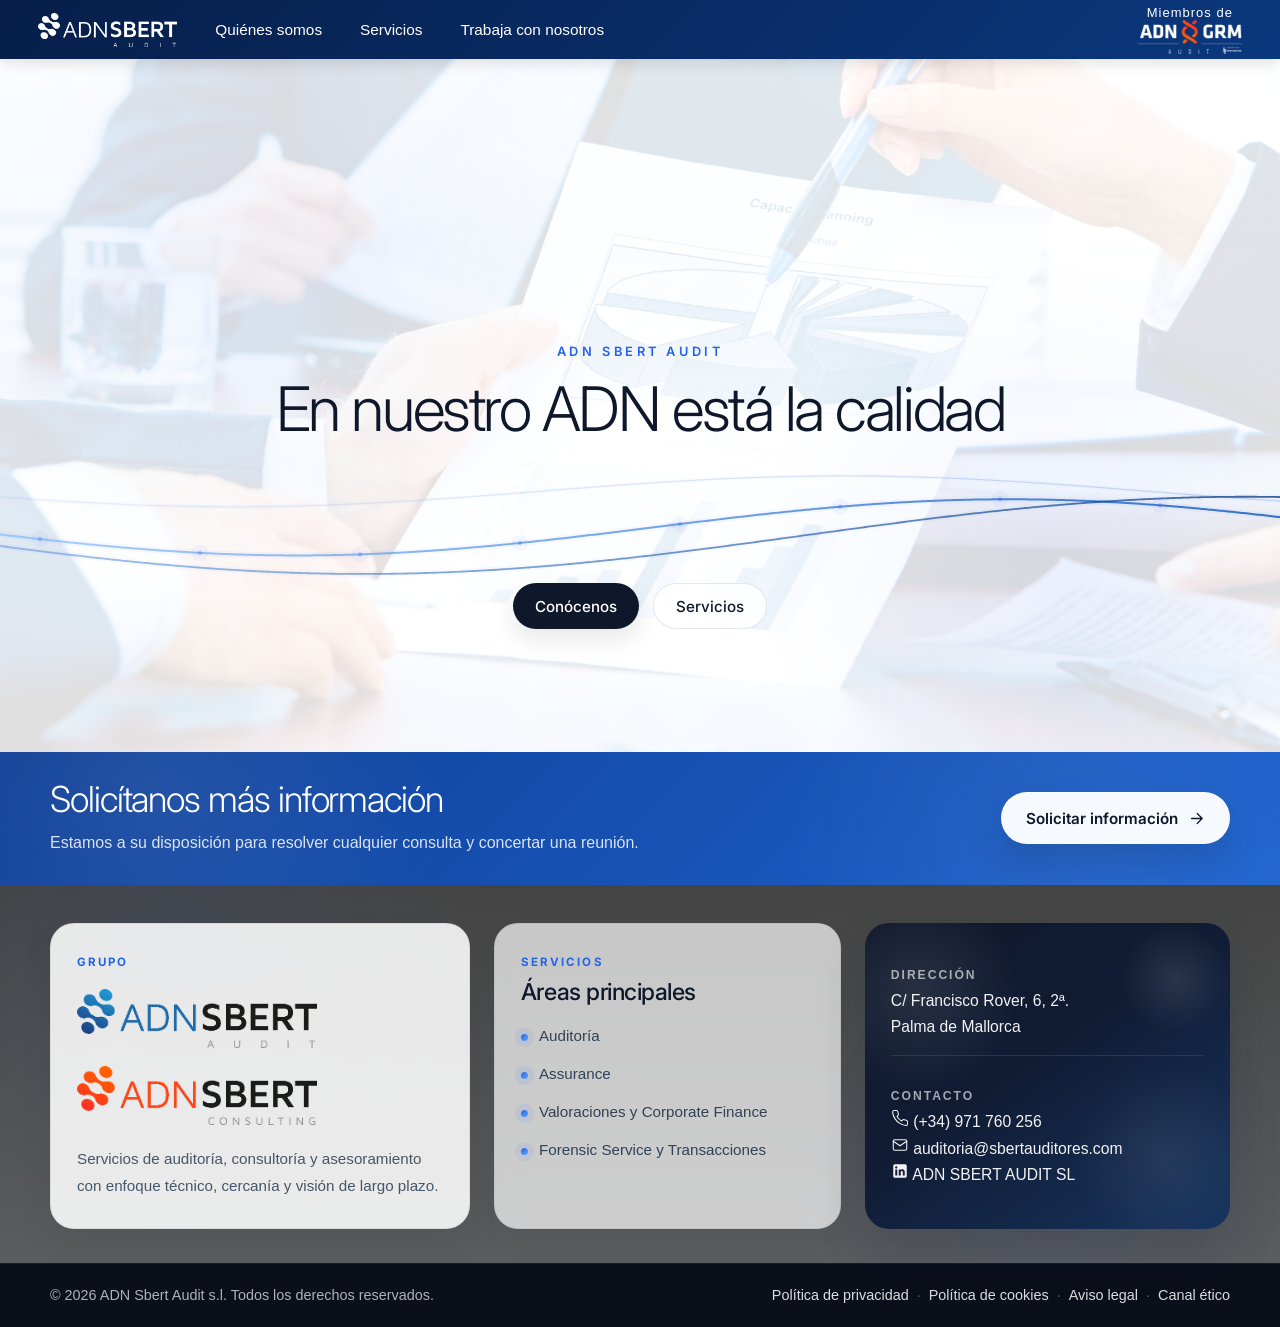
<file: index.html>
<!DOCTYPE html>
<html lang="es">
<head>
    <meta charset="UTF-8">
    <meta name="viewport" content="width=device-width, initial-scale=1.0">
    <link rel="stylesheet" href="styles/header_footer.css">
    <link rel="stylesheet" href="styles/css.css">
    <title>ADNSbert</title>
    <link href="https://fonts.googleapis.com/css2?family=Inter:wght@300;400;500;600&display=swap" rel="stylesheet">
</head>
<body>

<div id="header"></div>

<main>
    <!-- SECCIÓN 1 -->

    <section class="hero hero-sequence">
        <div class="top-band"></div>
        <canvas id="dnaCanvas" aria-hidden="true"></canvas>

        <div class="hero-overlay"></div>

        <div class="hero-sequence-content">
            <div class="hero-sequence-track" id="heroSequenceTrack">
                <div class="hero-sequence-step is-active" data-step="0">
                    <p class="hero-sequence-kicker">ADN SBERT AUDIT</p>
                    <h1 class="hero-sequence-title">En nuestro ADN está la calidad</h1>
                </div>

                <div class="hero-sequence-step" data-step="1">
                    <p class="hero-sequence-kicker">Experiencia</p>
                    <h2 class="hero-sequence-title">
                        Más de 35 años de experiencia en auditoría y consultoría nos avalan
                    </h2>
                </div>

                <div class="hero-sequence-step hero-sequence-step--trust" data-step="2">
                    <p class="hero-sequence-kicker">Confianza</p>
                    <h2 class="hero-sequence-title">
                        Generamos confianza en la sociedad
                    </h2>

                    <div class="hero-sequence-logo-wrap">
                        <img
                            src="styles\img\Logo_ADNSbert_Audit.png"
                            alt="ADN SBERT AUDIT"
                            class="hero-sequence-logo hero-sequence-logo--medium"
                        >
                    </div>
                </div>

                <div class="hero-sequence-step hero-sequence-step--final" data-step="3">
                    <img
                        src="styles\img\Logo_ADNSbert_Audit.png"
                        alt="ADN SBERT AUDIT"
                        class="hero-sequence-logo hero-sequence-logo--large"
                    >
                </div>
            </div>

            <div class="hero-sequence-actions">
                <a href="empresa.html" class="hero-btn hero-btn-primary">Conócenos</a>
                <a href="servicios.html" class="hero-btn hero-btn-secondary">Servicios</a>
            </div>
        </div>
    </section>

<!--
<section class="band-section reveal-band reveal-left">
    <a href="empresa.html" class="band-button">CONÓCENOS</a>
    <div class="band-image">
        <img src="styles/img/index/banda1.webp" alt="Imagen banda 1">
    </div>
    <div class="band-overlay"></div>
</section>

<section class="band-section reverse reveal-band reveal-right">
    <a href="contacto.html" class="band-button">CONTÁCTANOS</a>
    <div class="band-image">
        <img src="styles/img/index/banda2.jpg" alt="Imagen banda 2">
    </div>
    <div class="band-overlay"></div>
</section>-->
</main>

<div id="footer"></div>

<script src="js/include.js"></script>
<script src="js/header.js"></script>
<script>
(function(){
    const canvas = document.getElementById('dnaCanvas');
    if(!canvas) return;

    const ctx = canvas.getContext('2d');
    let w = 0;
    let h = 0;
    let dpr = Math.min(window.devicePixelRatio || 1, 2);
    let t = 0;
    let animationId = null;
    let isReducedMotion = window.matchMedia('(prefers-reduced-motion: reduce)').matches;

    function resize(){
        w = canvas.clientWidth || window.innerWidth;
        h = canvas.clientHeight || window.innerHeight;
        canvas.width = Math.floor(w * dpr);
        canvas.height = Math.floor(h * dpr);
        canvas.style.width = w + 'px';
        canvas.style.height = h + 'px';
        ctx.setTransform(dpr, 0, 0, dpr, 0, 0);
    }

    function drawWave({
        amplitude,
        wavelength,
        speed,
        phase,
        colorA,
        colorB,
        yOffset,
        lineWidth,
        alpha = 1,
        glow = true
    }) {
        const grad = ctx.createLinearGradient(0, 0, w, 0);
        grad.addColorStop(0, colorA);
        grad.addColorStop(1, colorB);

        if (glow) {
            ctx.lineWidth = lineWidth * 3.2;
            ctx.strokeStyle = `rgba(37, 99, 235, ${0.035 * alpha})`;
            ctx.beginPath();
            for(let x = 0; x <= w; x += 4){
                const omega = (x / w) * Math.PI * wavelength;
                const y = yOffset + Math.sin(omega + phase * speed) * amplitude;
                if(x === 0) ctx.moveTo(x, y);
                else ctx.lineTo(x, y);
            }
            ctx.stroke();
        }

        ctx.lineWidth = lineWidth;
        ctx.strokeStyle = grad;
        ctx.globalAlpha = alpha;
        ctx.beginPath();
        for(let x = 0; x <= w; x += 2){
            const omega = (x / w) * Math.PI * wavelength;
            const y = yOffset + Math.sin(omega + phase * speed) * amplitude;
            if(x === 0) ctx.moveTo(x, y);
            else ctx.lineTo(x, y);
        }
        ctx.stroke();
        ctx.globalAlpha = 1;
    }

    function drawNodes({
        amplitude,
        wavelength,
        speed,
        phase,
        yOffset,
        every = 180,
        radius = 2.2,
        color = 'rgba(37,99,235,0.28)'
    }) {
        ctx.fillStyle = color;

        for (let x = 40; x < w; x += every) {
            const omega = (x / w) * Math.PI * wavelength;
            const y = yOffset + Math.sin(omega + phase * speed) * amplitude;

            ctx.beginPath();
            ctx.arc(x, y, radius, 0, Math.PI * 2);
            ctx.fill();

            ctx.beginPath();
            ctx.arc(x, y, radius * 3.8, 0, Math.PI * 2);
            ctx.fillStyle = 'rgba(37,99,235,0.045)';
            ctx.fill();

            ctx.fillStyle = color;
        }
    }

    function render(){
        ctx.clearRect(0, 0, w, h);

        const baseY = h * 0.68;

        drawWave({
            amplitude: Math.max(14, h * 0.022),
            wavelength: 2.1,
            speed: 0.42,
            phase: t + 0.4,
            colorA: 'rgba(160, 205, 255, 0.32)',
            colorB: 'rgba(70, 130, 220, 0.38)',
            yOffset: baseY - 36,
            lineWidth: 1.2,
            alpha: 0.7
        });

        drawWave({
            amplitude: Math.max(22, h * 0.04),
            wavelength: 1.8,
            speed: 0.55,
            phase: t,
            colorA: 'rgba(120, 180, 255, 0.62)',
            colorB: 'rgba(25, 95, 190, 0.88)',
            yOffset: baseY,
            lineWidth: 2
        });

        drawWave({
            amplitude: Math.max(28, h * 0.055),
            wavelength: 1.45,
            speed: 0.22,
            phase: t + 0.8,
            colorA: 'rgba(55, 125, 210, 0.48)',
            colorB: 'rgba(12, 58, 130, 0.82)',
            yOffset: baseY + 8,
            lineWidth: 1.8,
            alpha: 0.95
        });

        drawNodes({
            amplitude: Math.max(22, h * 0.04),
            wavelength: 1.8,
            speed: 0.55,
            phase: t,
            yOffset: baseY,
            every: Math.max(110, Math.floor(w / 8))
        });

        if (!isReducedMotion) {
            t += 0.008;
            animationId = requestAnimationFrame(render);
        }
    }

    function start() {
        if (animationId) cancelAnimationFrame(animationId);
        render();
    }

    window.addEventListener('resize', () => {
        resize();
        start();
    });

    resize();
    start();
})();
</script>
<script>
document.addEventListener("DOMContentLoaded", function () {
    const bands = document.querySelectorAll(".reveal-band");

    const observer = new IntersectionObserver((entries) => {
        entries.forEach((entry) => {
            if (entry.isIntersecting) {
                entry.target.classList.add("is-visible");
                observer.unobserve(entry.target);
            }
        });
    }, {
        threshold: 0.9
    });

    bands.forEach((band) => {
        observer.observe(band);
    });
});
</script>
<script>
document.addEventListener("DOMContentLoaded", function () {
    const steps = Array.from(document.querySelectorAll(".hero-sequence-step"));
    if (!steps.length) return;

    const baseTime = 1200;       // tiempo mínimo (ms)
    const perWordTime = 320;     // ms por palabra
    const transitionTime = 900;

    function getStepDuration(step) {
        const text = step.innerText || "";
        const words = text.trim().split(/\s+/).length;

        return baseTime + (words * perWordTime);
    }

    function activateStep(index) {
        steps.forEach((step, i) => {
            step.classList.remove("is-active", "is-exit");
            if (i === index) {
                step.classList.add("is-active");
            }
        });
    }

    function runSequence(index) {
        const step = steps[index];
        activateStep(index);

        const isLast = index === steps.length - 1;
        if (isLast) return;

        const duration = getStepDuration(step);

        setTimeout(() => {
            step.classList.remove("is-active");
            step.classList.add("is-exit");

            setTimeout(() => {
                step.classList.remove("is-exit");
                runSequence(index + 1);
            }, transitionTime);

        }, duration);
    }

    runSequence(0);
});
</script>
</body>
</html>
</file>
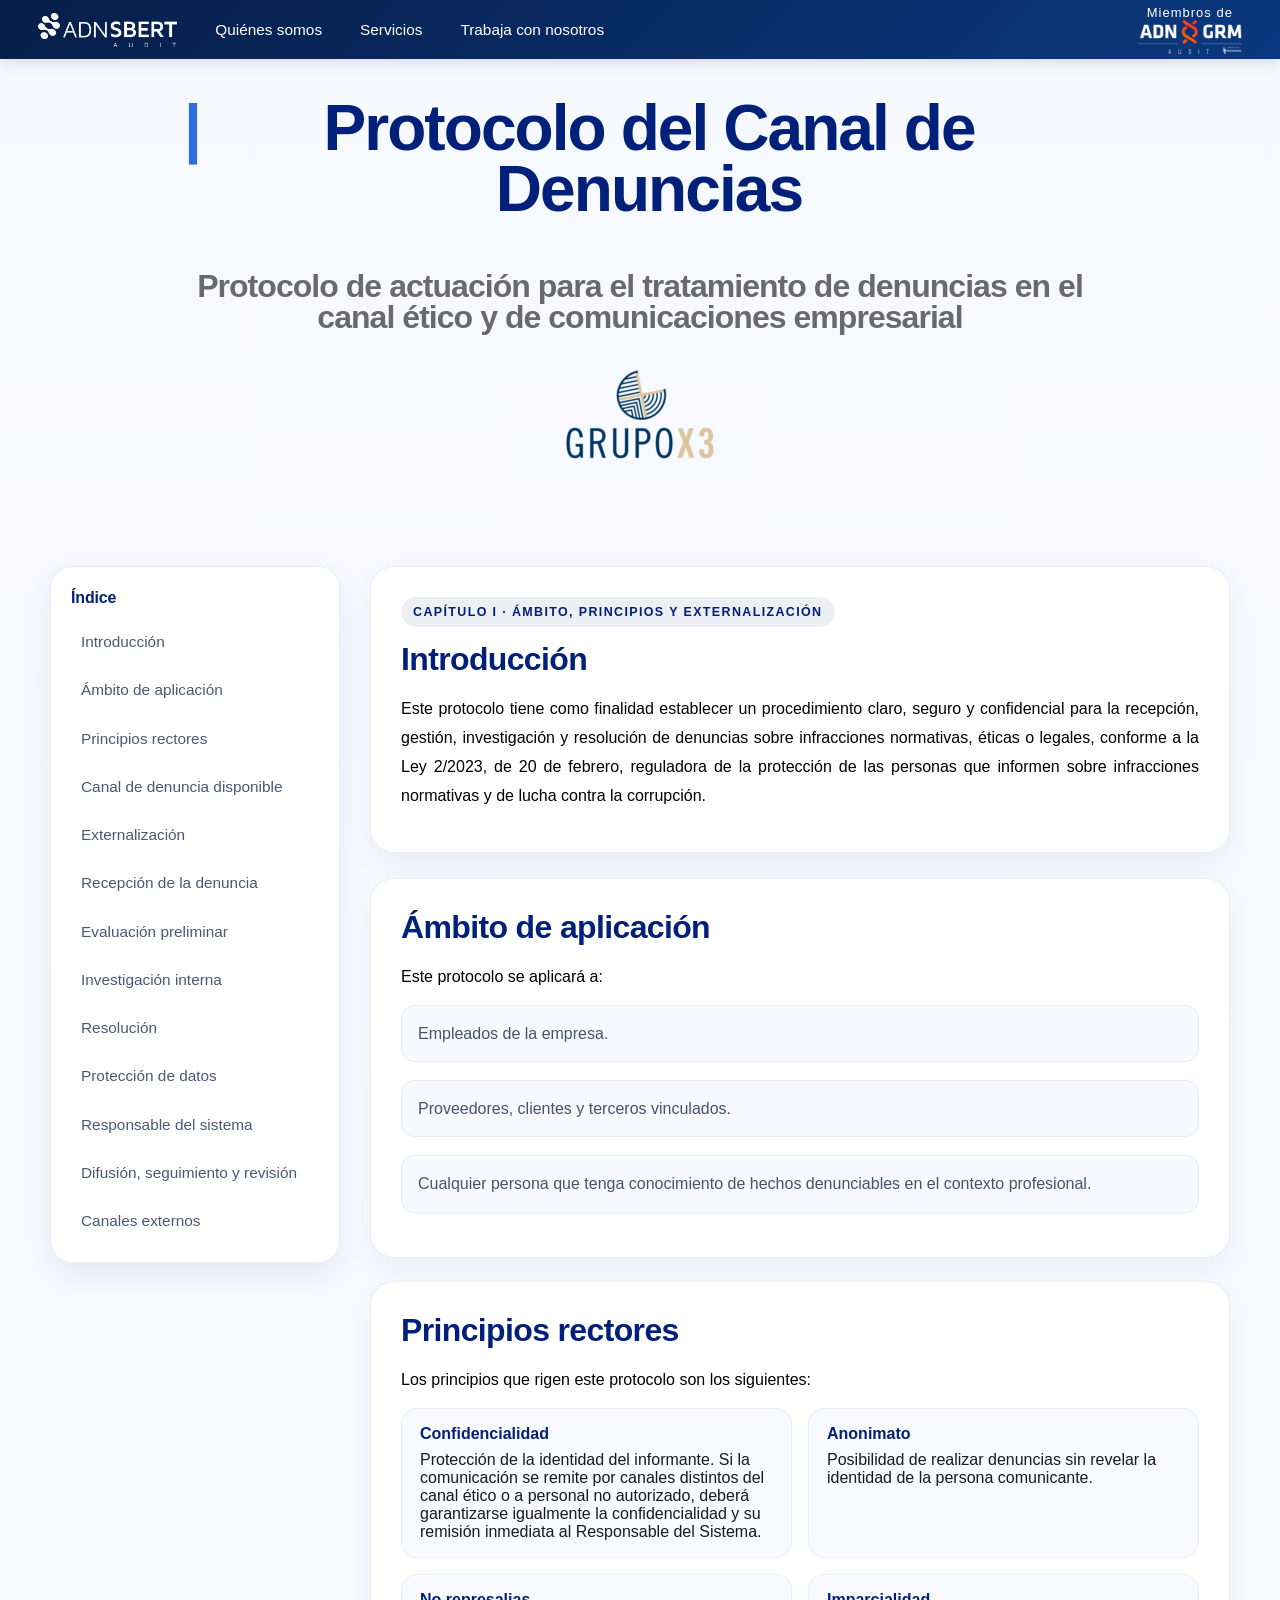
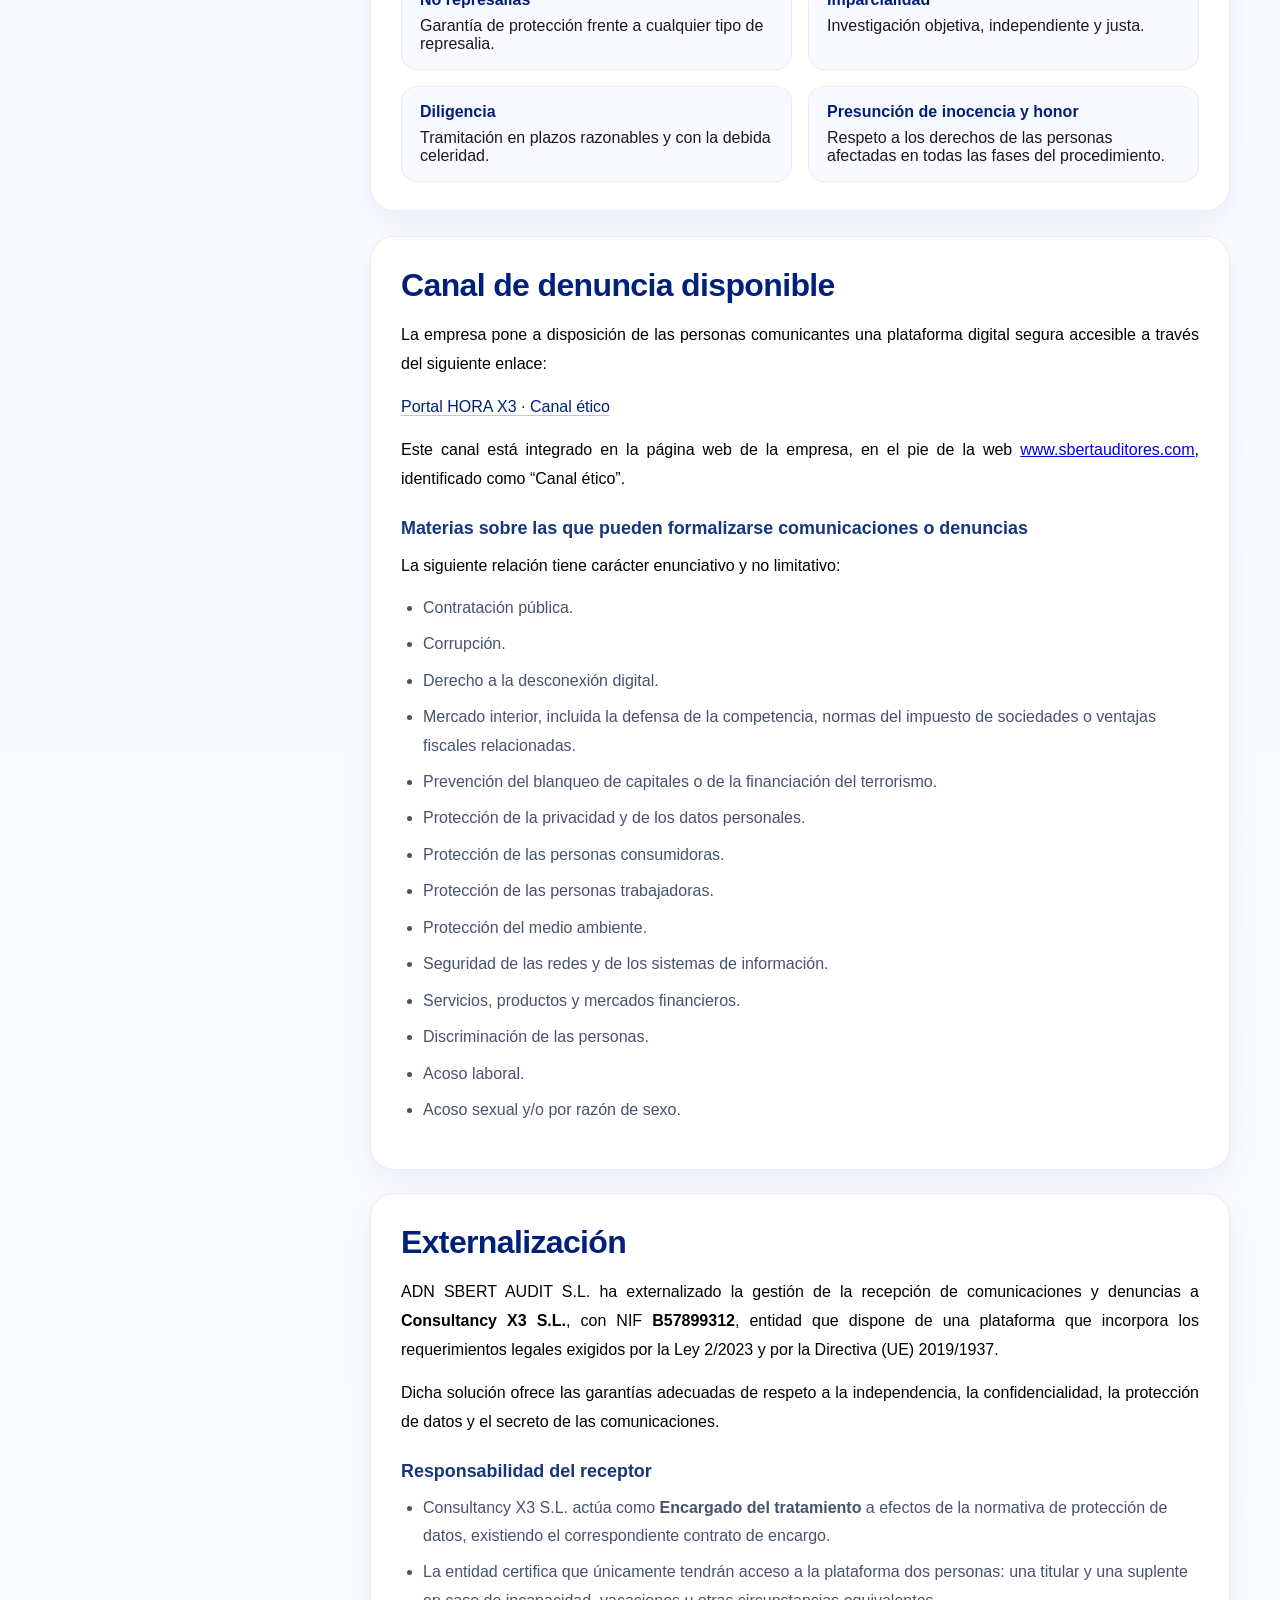
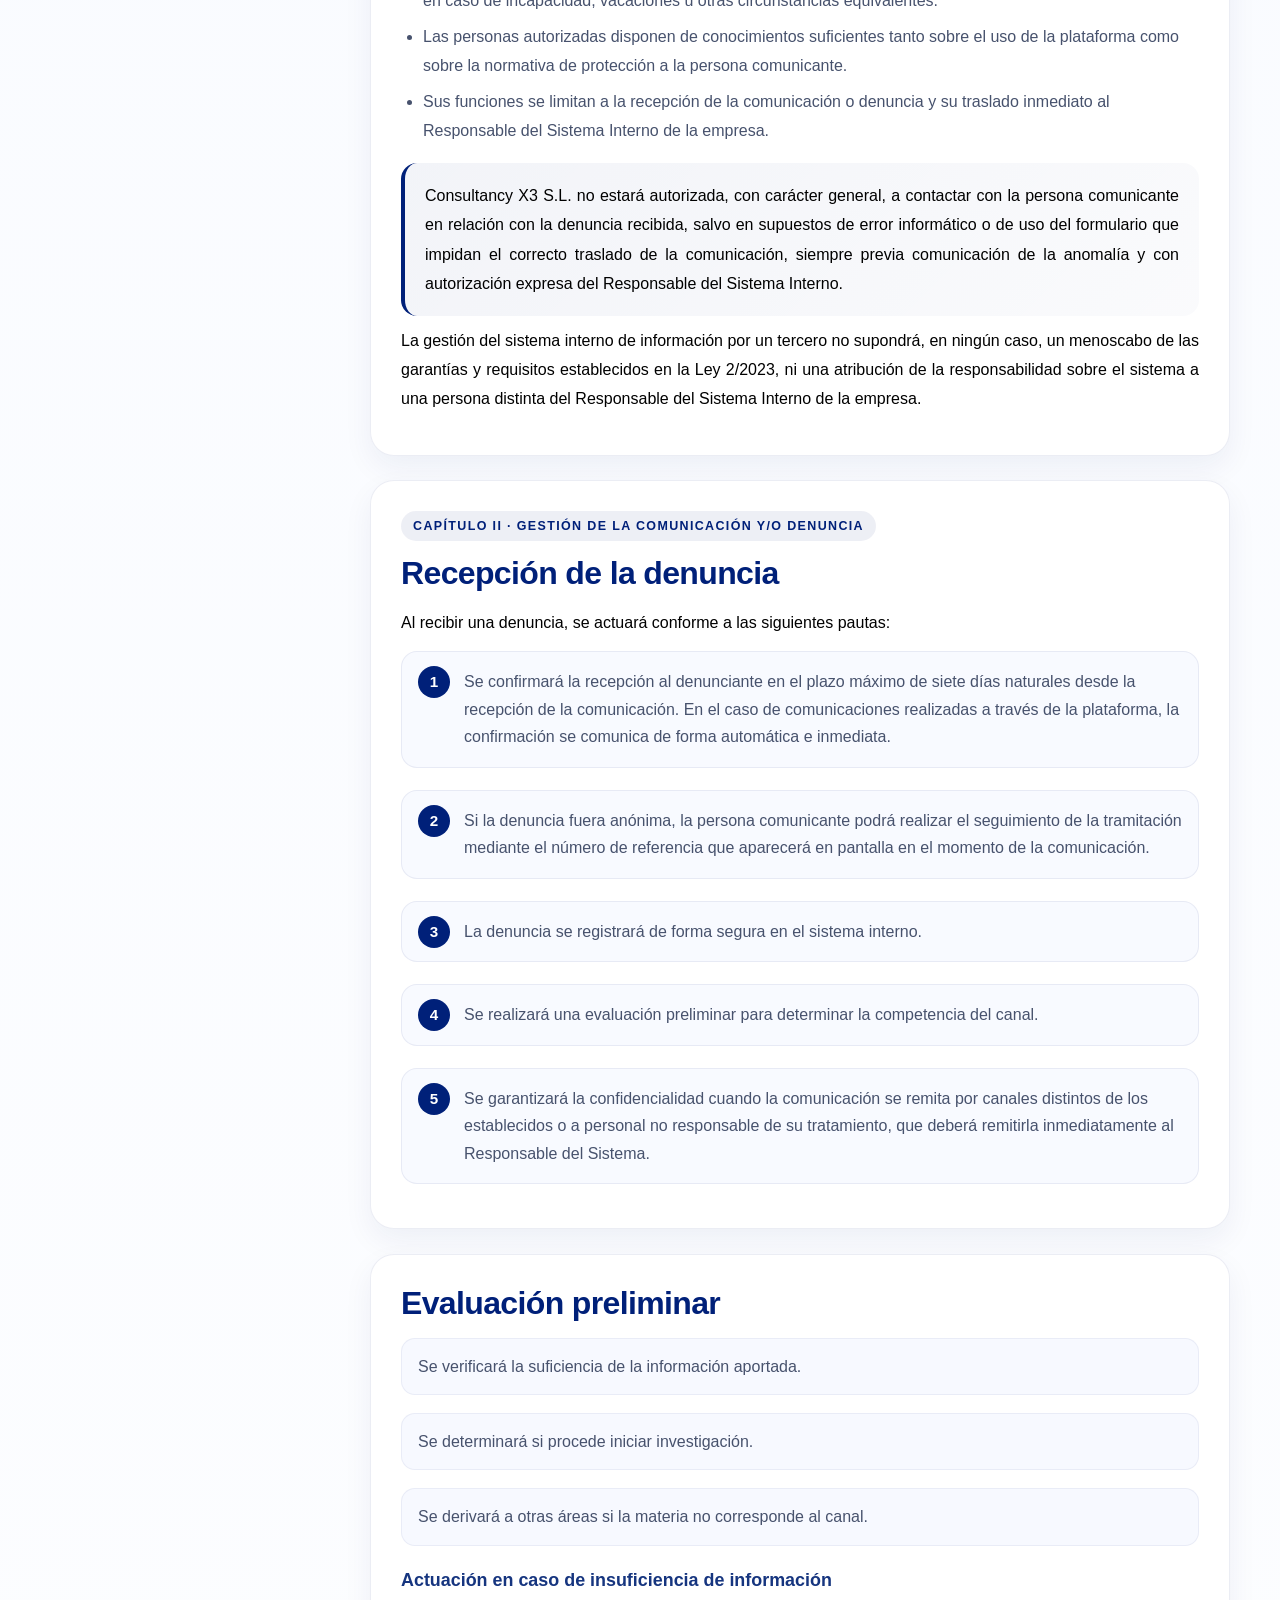
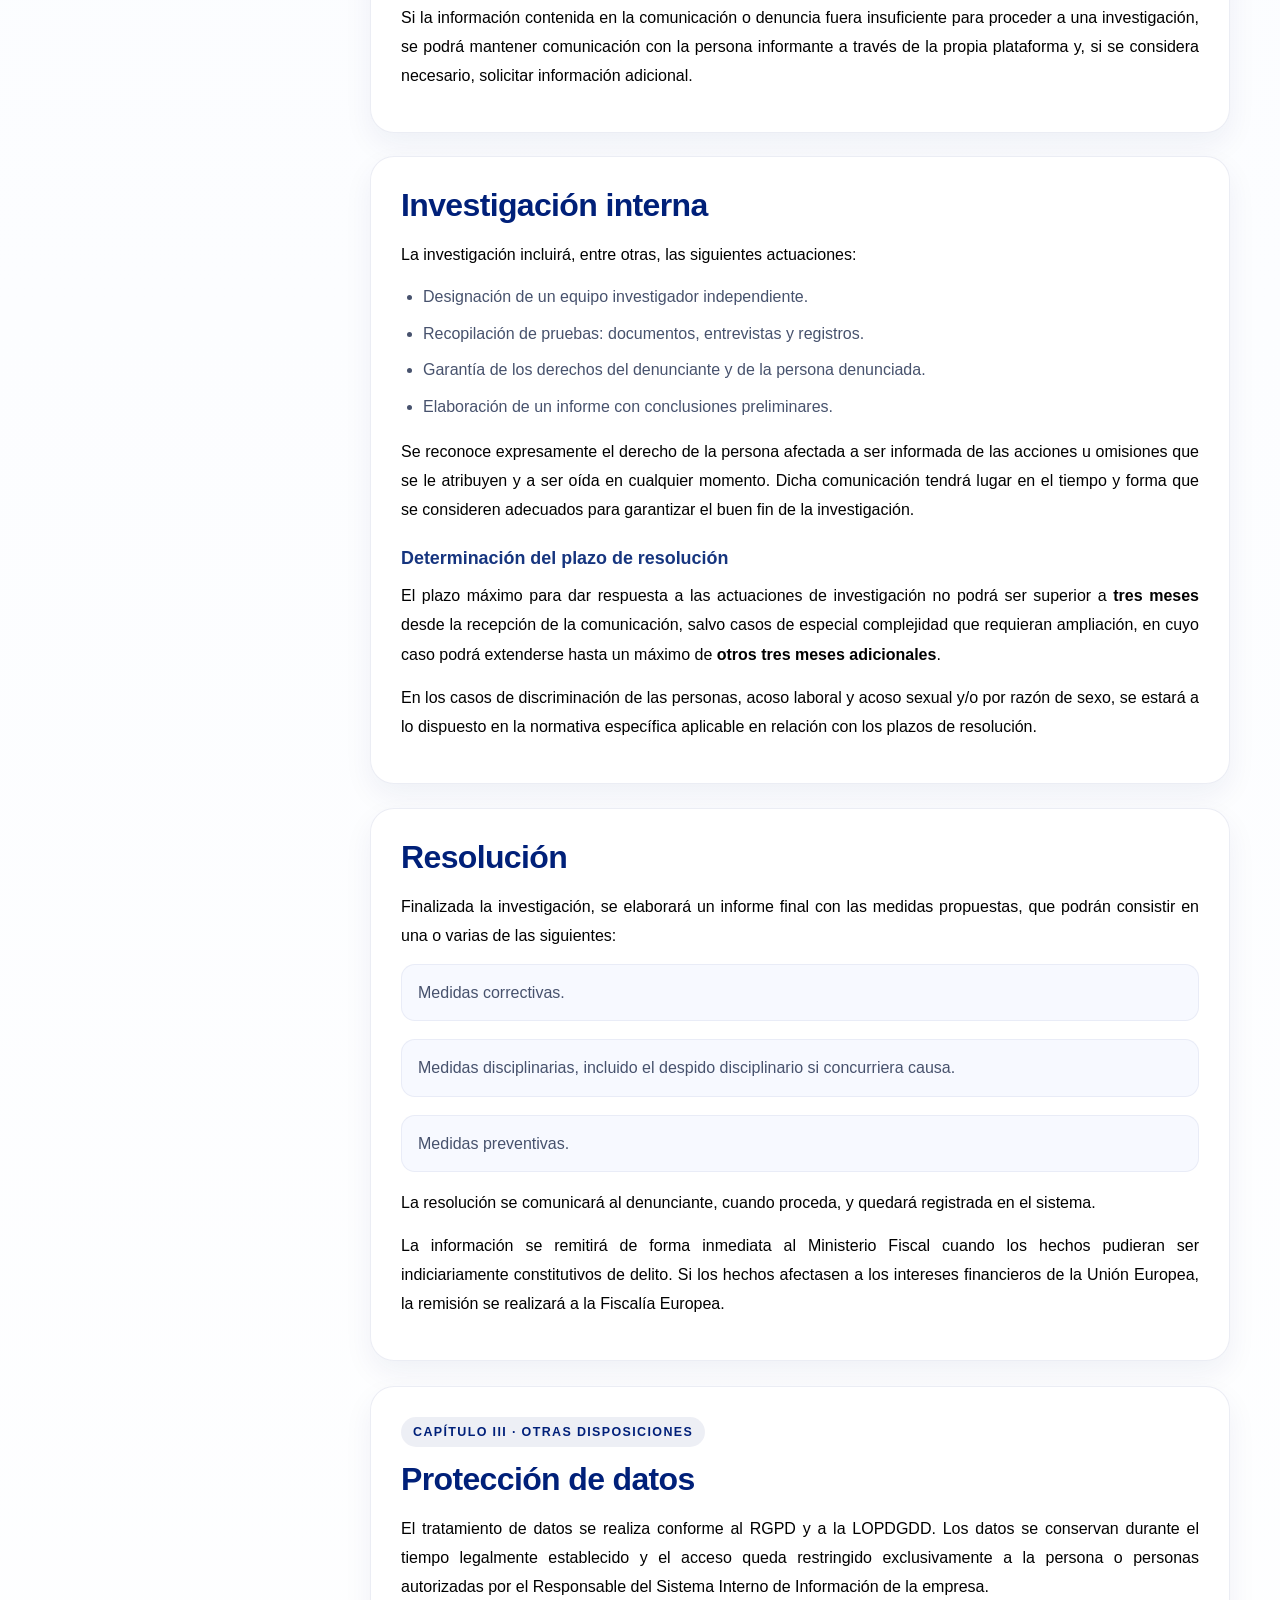
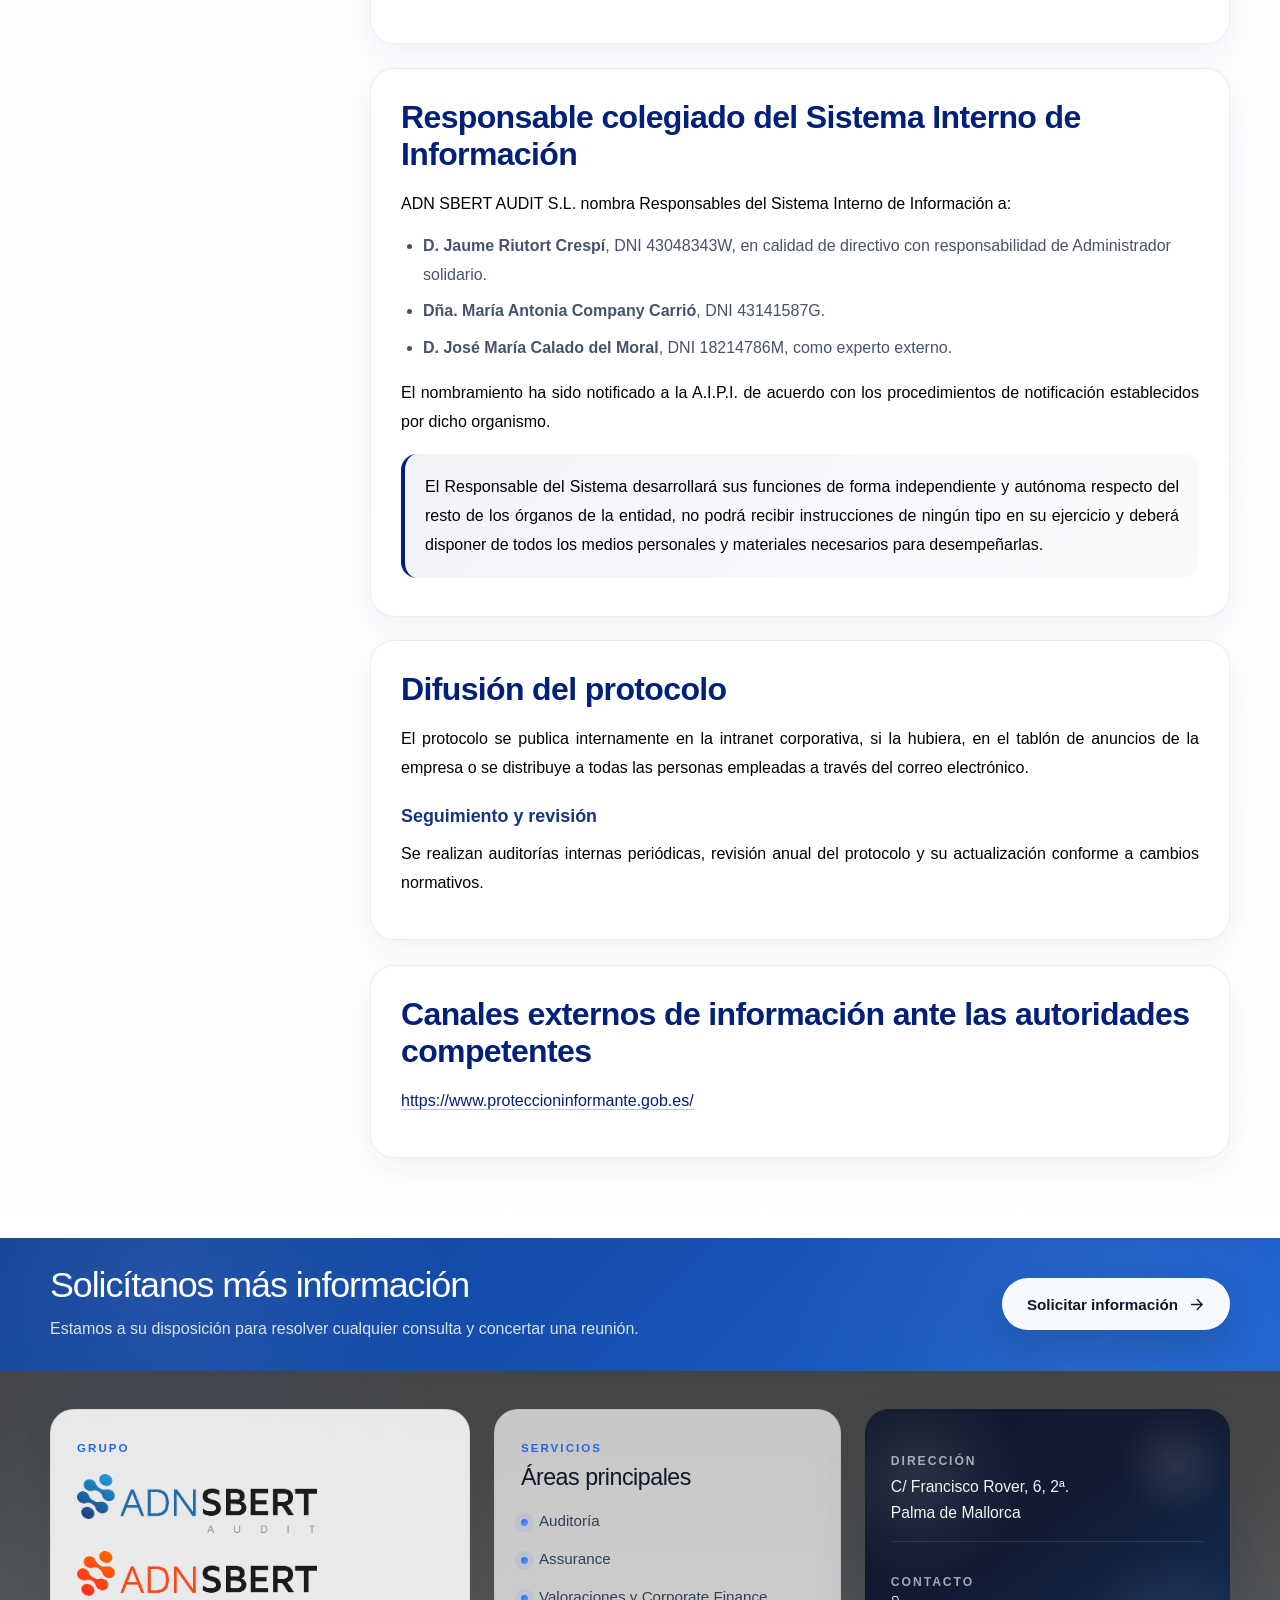
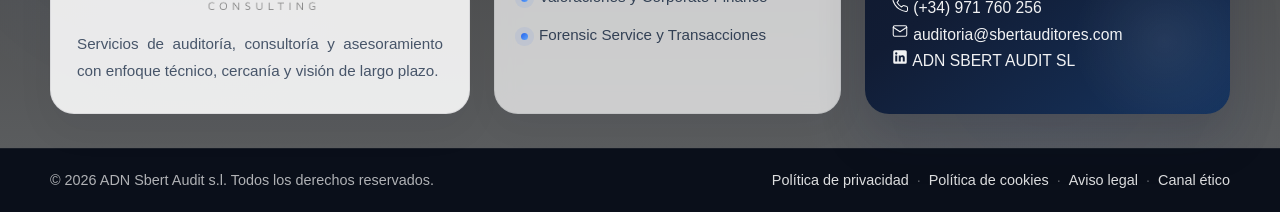
<file: canal_denuncias.html>
<!DOCTYPE html>
<html lang="es">
<head>
    <meta charset="UTF-8">
    <meta name="viewport" content="width=device-width, initial-scale=1.0">
    <link rel="stylesheet" href="styles/header_footer.css">
    <link rel="stylesheet" href="styles/style.css">
    <title>Protocolo del Canal Ético</title>
    <style>
        .protocol-section {
            padding: 48px 20px 80px;
            background:
                linear-gradient(180deg, #f6f9ff 0%, #ffffff 100%);
        }

        .protocol-container {
            max-width: 1180px;
            margin: 0 auto;
        }

        .protocol-hero {
            max-width: 860px;
            margin-bottom: 42px;
        }

        .protocol-kicker {
            display: inline-flex;
            align-items: center;
            gap: 10px;
            padding: 8px 14px;
            border-radius: 999px;
            background: rgba(0, 32, 121, 0.08);
            color: #002079;
            font-size: 0.82rem;
            font-weight: 700;
            letter-spacing: 0.12em;
            text-transform: uppercase;
            margin-bottom: 16px;
        }

        .company-title {
            font-size: clamp(2rem, 5vw, 4rem);
            line-height: 0.96;
            letter-spacing: -0.03em;
            font-weight: 800;
            color: #002079;
            margin: 0 0 18px;
            max-width: 980px;
        }

        .protocol-subtitle {
            font-size: clamp(2rem, 2vw, 4rem);
            line-height: 0.96;
            letter-spacing: -0.03em;
            font-weight: 600;
            color: #000d31;
            margin: 0 0 18px;
            max-width: 980px;
            text-align: justify;
        }

        .protocol-intro {
            font-size: 1.04rem;
            line-height: 1.82;
            color: #44506b;
            margin: 0;
            max-width: 820px;
        }

        .protocol-layout {
            display: grid;
            grid-template-columns: 290px 1fr;
            gap: 30px;
            align-items: start;
        }

        .protocol-sidebar {
            position: sticky;
            top: 110px;
            background: #ffffff;
            border: 1px solid rgba(0, 32, 121, 0.08);
            border-radius: 22px;
            padding: 22px 20px;
            box-shadow: 0 12px 30px rgba(15, 35, 95, 0.08);
        }

        .protocol-sidebar h3 {
            margin: 0 0 16px;
            font-size: 1rem;
            color: #002079;
            letter-spacing: -0.01em;
        }

        .protocol-sidebar ul {
            list-style: none;
            margin: 0;
            padding: 0;
            display: grid;
            gap: 10px;
        }

        .protocol-sidebar a {
            display: block;
            text-decoration: none;
            color: #4b5873;
            font-size: 0.96rem;
            line-height: 1.45;
            padding: 8px 10px;
            border-radius: 10px;
            transition: background 0.22s ease, color 0.22s ease;
        }

        .protocol-sidebar a:hover {
            background: rgba(0, 32, 121, 0.06);
            color: #002079;
        }

        .protocol-content {
            display: grid;
            gap: 24px;
        }

        .protocol-card {
            background: #ffffff;
            border: 1px solid rgba(0, 32, 121, 0.08);
            border-radius: 24px;
            padding: 30px 30px 28px;
            box-shadow: 0 12px 30px rgba(15, 35, 95, 0.06);
        }

        .protocol-card h2 {
            margin: 0 0 16px;
            font-size: clamp(1.45rem, 3vw, 2rem);
            color: #002079;
            letter-spacing: -0.02em;
        }

        .protocol-card h3 {
            margin: 24px 0 12px;
            font-size: 1.12rem;
            color: #16357f;
        }

        .protocol-card p {
            margin: 0 0 14px;
            color: #000000;
            line-height: 1.82;
            font-size: 1rem;
        }

        .protocol-card ul,
        .protocol-card ol {
            margin: 12px 0 16px 22px;
            color: #47526d;
            line-height: 1.78;
        }

        .protocol-card li + li {
            margin-top: 8px;
        }

        .protocol-chapter {
            display: inline-block;
            margin-bottom: 14px;
            padding: 8px 12px;
            border-radius: 999px;
            background: rgba(0, 32, 121, 0.07);
            color: #002079;
            font-size: 0.78rem;
            font-weight: 700;
            letter-spacing: 0.11em;
            text-transform: uppercase;
        }

        .protocol-note {
            background: linear-gradient(135deg, rgba(0, 32, 121, 0.05), rgba(0, 32, 121, 0.02));
            border-left: 4px solid #002079;
            border-radius: 16px;
            padding: 18px 20px;
            margin: 18px 0 10px;
        }

        .protocol-note p:last-child {
            margin-bottom: 0;
        }

        .protocol-grid {
            display: grid;
            grid-template-columns: repeat(2, minmax(0, 1fr));
            gap: 16px;
            margin-top: 12px;
        }

        .protocol-mini-card {
            background: #f8faff;
            border: 1px solid rgba(0, 32, 121, 0.06);
            border-radius: 16px;
            padding: 16px 18px;
        }

        .protocol-mini-card strong {
            color: #002079;
            display: block;
            margin-bottom: 8px;
        }

        .protocol-list-clean {
            list-style: none;
            margin-left: 0 !important;
            padding-left: 0;
            display: grid;
            gap: 10px;
        }

        .protocol-list-clean li {
            background: #f7f9ff;
            border: 1px solid rgba(0, 32, 121, 0.06);
            border-radius: 14px;
            padding: 14px 16px;
            line-height: 1.7;
        }

        .protocol-steps {
            counter-reset: step;
            list-style: none;
            margin-left: 0 !important;
            padding-left: 0;
            display: grid;
            gap: 14px;
        }

        .protocol-steps li {
            position: relative;
            padding: 16px 16px 16px 62px;
            background: #f8faff;
            border: 1px solid rgba(0, 32, 121, 0.07);
            border-radius: 16px;
            line-height: 1.72;
        }

        .protocol-steps li::before {
            counter-increment: step;
            content: counter(step);
            position: absolute;
            left: 16px;
            top: 14px;
            width: 32px;
            height: 32px;
            border-radius: 50%;
            background: #002079;
            color: #ffffff;
            display: flex;
            align-items: center;
            justify-content: center;
            font-weight: 700;
            font-size: 0.95rem;
        }

        .protocol-links a {
            color: #002079;
            text-decoration: none;
            border-bottom: 1px solid rgba(0, 32, 121, 0.25);
        }

        .protocol-links a:hover {
            border-color: #002079;
        }

        .protocol-meta {
            display: grid;
            gap: 14px;
        }

        .protocol-meta-item {
            background: #f8faff;
            border-radius: 16px;
            padding: 16px 18px;
            border: 1px solid rgba(0, 32, 121, 0.06);
        }

        .protocol-meta-item strong {
            color: #002079;
        }

        p{
            text-align: justify;
        }
        .protocol-card p {
            text-align: justify;
        }
        .protocol-subtitle {
            text-align: justify;
        }

        @media (max-width: 980px) {
            .protocol-layout {
                grid-template-columns: 1fr;
            }

            .protocol-sidebar {
                position: static;
            }

            .protocol-grid {
                grid-template-columns: 1fr;
            }
        }

        @media (max-width: 768px) {
            .protocol-section {
                padding: 30px 14px 60px;
            }

            .protocol-card {
                padding: 22px 18px 20px;
                border-radius: 18px;
            }

            .company-title {
                font-size: 2rem;
            }

            .protocol-steps li {
                padding-left: 56px;
            }
            .company-title {
                font-size: clamp(2.2rem, 9vw, 3.2rem);
                margin-bottom: 35px;
                margin-left: 10px;
            }
            .company-title::before {
                content: "|";
                position: absolute;
                left: -10px;
                top: 0;
                color: #2c6edb;
                font-weight: 600;
            }
        }
        .protocol-hero {
            max-width: 900px;
            margin: 0 auto 42px;
            text-align: center;
        }

        .protocol-hero-extra {
            margin-top: 50px;
            text-align: center;
        }

        .protocol-subtitle {
            text-align: center;
            margin: 0 auto 20px;
            max-width: 900px;
            color: rgba(0, 0, 0, 0.575);
        }

        .protocol-logo {
            display: block;
            max-width: 60%;
            margin: -40px auto 0;
            border-radius: 16px;
        }
    </style>
</head>
<body>
<div id="header"></div>

<section class="protocol-section">
    <div class="protocol-container">
        <div class="protocol-hero reveal-fade">
        <h1 class="company-title">Protocolo del Canal de Denuncias</h1>

        <div class="protocol-hero-extra">
            <h2 class="protocol-subtitle">
                Protocolo de actuación para el tratamiento de denuncias en el canal ético y de comunicaciones empresarial
            </h2>
            <img src="styles/img/protocolo_denuncias/GrupoX3_web-300x212.png" alt="GRUPO X3" class="protocol-logo">
        </div>
    </div>

    <div class="protocol-layout">
        <aside class="protocol-sidebar reveal-up">
            <h3>Índice</h3>
            <ul>
                <li><a href="#introduccion">Introducción</a></li>
                <li><a href="#ambito">Ámbito de aplicación</a></li>
                <li><a href="#principios">Principios rectores</a></li>
                <li><a href="#canal">Canal de denuncia disponible</a></li>
                <li><a href="#externalizacion">Externalización</a></li>
                <li><a href="#recepcion">Recepción de la denuncia</a></li>
                <li><a href="#evaluacion">Evaluación preliminar</a></li>
                <li><a href="#investigacion">Investigación interna</a></li>
                <li><a href="#resolucion">Resolución</a></li>
                <li><a href="#proteccion-datos">Protección de datos</a></li>
                <li><a href="#responsable">Responsable del sistema</a></li>
                <li><a href="#difusion">Difusión, seguimiento y revisión</a></li>
                <li><a href="#canales-externos">Canales externos</a></li>
            </ul>
        </aside>

        <div class="protocol-content">
            <article class="protocol-card reveal-up" id="introduccion">
                <span class="protocol-chapter">Capítulo I · Ámbito, principios y externalización</span>
                <h2>Introducción</h2>
                <p>
                    Este protocolo tiene como finalidad establecer un procedimiento claro, seguro y confidencial para la recepción, gestión, investigación y resolución de denuncias sobre infracciones normativas, éticas o legales, conforme a la Ley 2/2023, de 20 de febrero, reguladora de la protección de las personas que informen sobre infracciones normativas y de lucha contra la corrupción.
                </p>
            </article>

            <article class="protocol-card reveal-up delay-1" id="ambito">
                <h2>Ámbito de aplicación</h2>
                <p>Este protocolo se aplicará a:</p>
                <ul class="protocol-list-clean">
                    <li>Empleados de la empresa.</li>
                    <li>Proveedores, clientes y terceros vinculados.</li>
                    <li>Cualquier persona que tenga conocimiento de hechos denunciables en el contexto profesional.</li>
                </ul>
            </article>

            <article class="protocol-card reveal-up delay-1" id="principios">
                <h2>Principios rectores</h2>
                <p>Los principios que rigen este protocolo son los siguientes:</p>

                <div class="protocol-grid">
                    <div class="protocol-mini-card">
                        <strong>Confidencialidad</strong>
                        Protección de la identidad del informante. Si la comunicación se remite por canales distintos del canal ético o a personal no autorizado, deberá garantizarse igualmente la confidencialidad y su remisión inmediata al Responsable del Sistema.
                    </div>
                    <div class="protocol-mini-card">
                        <strong>Anonimato</strong>
                        Posibilidad de realizar denuncias sin revelar la identidad de la persona comunicante.
                    </div>
                    <div class="protocol-mini-card">
                        <strong>No represalias</strong>
                        Garantía de protección frente a cualquier tipo de represalia.
                    </div>
                    <div class="protocol-mini-card">
                        <strong>Imparcialidad</strong>
                        Investigación objetiva, independiente y justa.
                    </div>
                    <div class="protocol-mini-card">
                        <strong>Diligencia</strong>
                        Tramitación en plazos razonables y con la debida celeridad.
                    </div>
                    <div class="protocol-mini-card">
                        <strong>Presunción de inocencia y honor</strong>
                        Respeto a los derechos de las personas afectadas en todas las fases del procedimiento.
                    </div>
                </div>
            </article>

            <article class="protocol-card reveal-up" id="canal">
                <h2>Canal de denuncia disponible</h2>
                <p>
                    La empresa pone a disposición de las personas comunicantes una plataforma digital segura accesible a través del siguiente enlace:
                </p>
                <p class="protocol-links">
                    <a href="https://portal.horax3.com/Denuncias/Report?id=A6n0ShPTpkNOKfbAqpWXMg%3d%3d" target="_blank" rel="noopener">
                        Portal HORA X3 · Canal ético
                    </a>
                </p>
                <p>
                    Este canal está integrado en la página web de la empresa, en el pie de la web
                    <a href="https://www.sbertauditores.com/" target="_blank" rel="noopener">www.sbertauditores.com</a>,
                    identificado como “Canal ético”.
                </p>

                <h3>Materias sobre las que pueden formalizarse comunicaciones o denuncias</h3>
                <p>La siguiente relación tiene carácter enunciativo y no limitativo:</p>
                <ul>
                    <li>Contratación pública.</li>
                    <li>Corrupción.</li>
                    <li>Derecho a la desconexión digital.</li>
                    <li>Mercado interior, incluida la defensa de la competencia, normas del impuesto de sociedades o ventajas fiscales relacionadas.</li>
                    <li>Prevención del blanqueo de capitales o de la financiación del terrorismo.</li>
                    <li>Protección de la privacidad y de los datos personales.</li>
                    <li>Protección de las personas consumidoras.</li>
                    <li>Protección de las personas trabajadoras.</li>
                    <li>Protección del medio ambiente.</li>
                    <li>Seguridad de las redes y de los sistemas de información.</li>
                    <li>Servicios, productos y mercados financieros.</li>
                    <li>Discriminación de las personas.</li>
                    <li>Acoso laboral.</li>
                    <li>Acoso sexual y/o por razón de sexo.</li>
                </ul>
            </article>

            <article class="protocol-card reveal-up" id="externalizacion">
                <h2>Externalización</h2>
                <p>
                    ADN SBERT AUDIT S.L. ha externalizado la gestión de la recepción de comunicaciones y denuncias a <strong>Consultancy X3 S.L.</strong>, con NIF <strong>B57899312</strong>, entidad que dispone de una plataforma que incorpora los requerimientos legales exigidos por la Ley 2/2023 y por la Directiva (UE) 2019/1937.
                </p>
                <p>
                    Dicha solución ofrece las garantías adecuadas de respeto a la independencia, la confidencialidad, la protección de datos y el secreto de las comunicaciones.
                </p>

                <h3>Responsabilidad del receptor</h3>
                <ul>
                    <li>Consultancy X3 S.L. actúa como <strong>Encargado del tratamiento</strong> a efectos de la normativa de protección de datos, existiendo el correspondiente contrato de encargo.</li>
                    <li>La entidad certifica que únicamente tendrán acceso a la plataforma dos personas: una titular y una suplente en caso de incapacidad, vacaciones u otras circunstancias equivalentes.</li>
                    <li>Las personas autorizadas disponen de conocimientos suficientes tanto sobre el uso de la plataforma como sobre la normativa de protección a la persona comunicante.</li>
                    <li>Sus funciones se limitan a la recepción de la comunicación o denuncia y su traslado inmediato al Responsable del Sistema Interno de la empresa.</li>
                </ul>

                <div class="protocol-note">
                    <p>
                        Consultancy X3 S.L. no estará autorizada, con carácter general, a contactar con la persona comunicante en relación con la denuncia recibida, salvo en supuestos de error informático o de uso del formulario que impidan el correcto traslado de la comunicación, siempre previa comunicación de la anomalía y con autorización expresa del Responsable del Sistema Interno.
                    </p>
                </div>

                <p>
                    La gestión del sistema interno de información por un tercero no supondrá, en ningún caso, un menoscabo de las garantías y requisitos establecidos en la Ley 2/2023, ni una atribución de la responsabilidad sobre el sistema a una persona distinta del Responsable del Sistema Interno de la empresa.
                </p>
            </article>

            <article class="protocol-card reveal-up" id="recepcion">
                <span class="protocol-chapter">Capítulo II · Gestión de la comunicación y/o denuncia</span>
                <h2>Recepción de la denuncia</h2>
                <p>Al recibir una denuncia, se actuará conforme a las siguientes pautas:</p>

                <ol class="protocol-steps">
                    <li>Se confirmará la recepción al denunciante en el plazo máximo de siete días naturales desde la recepción de la comunicación. En el caso de comunicaciones realizadas a través de la plataforma, la confirmación se comunica de forma automática e inmediata.</li>
                    <li>Si la denuncia fuera anónima, la persona comunicante podrá realizar el seguimiento de la tramitación mediante el número de referencia que aparecerá en pantalla en el momento de la comunicación.</li>
                    <li>La denuncia se registrará de forma segura en el sistema interno.</li>
                    <li>Se realizará una evaluación preliminar para determinar la competencia del canal.</li>
                    <li>Se garantizará la confidencialidad cuando la comunicación se remita por canales distintos de los establecidos o a personal no responsable de su tratamiento, que deberá remitirla inmediatamente al Responsable del Sistema.</li>
                </ol>
            </article>

            <article class="protocol-card reveal-up" id="evaluacion">
                <h2>Evaluación preliminar</h2>
                <ul class="protocol-list-clean">
                    <li>Se verificará la suficiencia de la información aportada.</li>
                    <li>Se determinará si procede iniciar investigación.</li>
                    <li>Se derivará a otras áreas si la materia no corresponde al canal.</li>
                </ul>

                <h3>Actuación en caso de insuficiencia de información</h3>
                <p>
                    Si la información contenida en la comunicación o denuncia fuera insuficiente para proceder a una investigación, se podrá mantener comunicación con la persona informante a través de la propia plataforma y, si se considera necesario, solicitar información adicional.
                </p>
            </article>

            <article class="protocol-card reveal-up" id="investigacion">
                <h2>Investigación interna</h2>
                <p>La investigación incluirá, entre otras, las siguientes actuaciones:</p>
                <ul>
                    <li>Designación de un equipo investigador independiente.</li>
                    <li>Recopilación de pruebas: documentos, entrevistas y registros.</li>
                    <li>Garantía de los derechos del denunciante y de la persona denunciada.</li>
                    <li>Elaboración de un informe con conclusiones preliminares.</li>
                </ul>

                <p>
                    Se reconoce expresamente el derecho de la persona afectada a ser informada de las acciones u omisiones que se le atribuyen y a ser oída en cualquier momento. Dicha comunicación tendrá lugar en el tiempo y forma que se consideren adecuados para garantizar el buen fin de la investigación.
                </p>

                <h3>Determinación del plazo de resolución</h3>
                <p>
                    El plazo máximo para dar respuesta a las actuaciones de investigación no podrá ser superior a <strong>tres meses</strong> desde la recepción de la comunicación, salvo casos de especial complejidad que requieran ampliación, en cuyo caso podrá extenderse hasta un máximo de <strong>otros tres meses adicionales</strong>.
                </p>
                <p>
                    En los casos de discriminación de las personas, acoso laboral y acoso sexual y/o por razón de sexo, se estará a lo dispuesto en la normativa específica aplicable en relación con los plazos de resolución.
                </p>
            </article>

            <article class="protocol-card reveal-up" id="resolucion">
                <h2>Resolución</h2>
                <p>
                    Finalizada la investigación, se elaborará un informe final con las medidas propuestas, que podrán consistir en una o varias de las siguientes:
                </p>
                <ul class="protocol-list-clean">
                    <li>Medidas correctivas.</li>
                    <li>Medidas disciplinarias, incluido el despido disciplinario si concurriera causa.</li>
                    <li>Medidas preventivas.</li>
                </ul>

                <p>
                    La resolución se comunicará al denunciante, cuando proceda, y quedará registrada en el sistema.
                </p>
                <p>
                    La información se remitirá de forma inmediata al Ministerio Fiscal cuando los hechos pudieran ser indiciariamente constitutivos de delito. Si los hechos afectasen a los intereses financieros de la Unión Europea, la remisión se realizará a la Fiscalía Europea.
                </p>
            </article>

            <article class="protocol-card reveal-up" id="proteccion-datos">
                <span class="protocol-chapter">Capítulo III · Otras disposiciones</span>
                <h2>Protección de datos</h2>
                <p>
                    El tratamiento de datos se realiza conforme al RGPD y a la LOPDGDD. Los datos se conservan durante el tiempo legalmente establecido y el acceso queda restringido exclusivamente a la persona o personas autorizadas por el Responsable del Sistema Interno de Información de la empresa.
                </p>
            </article>

            <article class="protocol-card reveal-up" id="responsable">
                <h2>Responsable colegiado del Sistema Interno de Información</h2>
                <p>
                    ADN SBERT AUDIT S.L. nombra Responsables del Sistema Interno de Información a:
                </p>
                <ul>
                    <li><strong>D. Jaume Riutort Crespí</strong>, DNI 43048343W, en calidad de directivo con responsabilidad de Administrador solidario.</li>
                    <li><strong>Dña. María Antonia Company Carrió</strong>, DNI 43141587G.</li>
                    <li><strong>D. José María Calado del Moral</strong>, DNI 18214786M, como experto externo.</li>
                </ul>

                <p>
                    El nombramiento ha sido notificado a la A.I.P.I. de acuerdo con los procedimientos de notificación establecidos por dicho organismo.
                </p>

                <div class="protocol-note">
                    <p>
                        El Responsable del Sistema desarrollará sus funciones de forma independiente y autónoma respecto del resto de los órganos de la entidad, no podrá recibir instrucciones de ningún tipo en su ejercicio y deberá disponer de todos los medios personales y materiales necesarios para desempeñarlas.
                    </p>
                </div>
            </article>

            <article class="protocol-card reveal-up" id="difusion">
                <h2>Difusión del protocolo</h2>
                <p>
                    El protocolo se publica internamente en la intranet corporativa, si la hubiera, en el tablón de anuncios de la empresa o se distribuye a todas las personas empleadas a través del correo electrónico.
                </p>

                <h3>Seguimiento y revisión</h3>
                <p>
                    Se realizan auditorías internas periódicas, revisión anual del protocolo y su actualización conforme a cambios normativos.
                </p>
            </article>

            <article class="protocol-card reveal-up" id="canales-externos">
                <h2>Canales externos de información ante las autoridades competentes</h2>
                <p class="protocol-links">
                    <a href="https://www.proteccioninformante.gob.es/" target="_blank" rel="noopener">
                        https://www.proteccioninformante.gob.es/
                    </a>
                </p>
            </article>
        </div>
    </div>
</section>

<div id="footer"></div>

<script src="js/include.js"></script>
<script src="js/header.js"></script>
<script>
document.addEventListener("DOMContentLoaded", function () {
    const animatedItems = document.querySelectorAll(".reveal-up, .reveal-fade, .reveal-scale");

    const observer = new IntersectionObserver((entries) => {
        entries.forEach((entry) => {
            if (entry.isIntersecting) {
                entry.target.classList.add("is-visible");
                observer.unobserve(entry.target);
            }
        });
    }, {
        threshold: 0.18
    });

    animatedItems.forEach((item) => {
        observer.observe(item);
    });
});
</script>
</body>
</html>
</file>
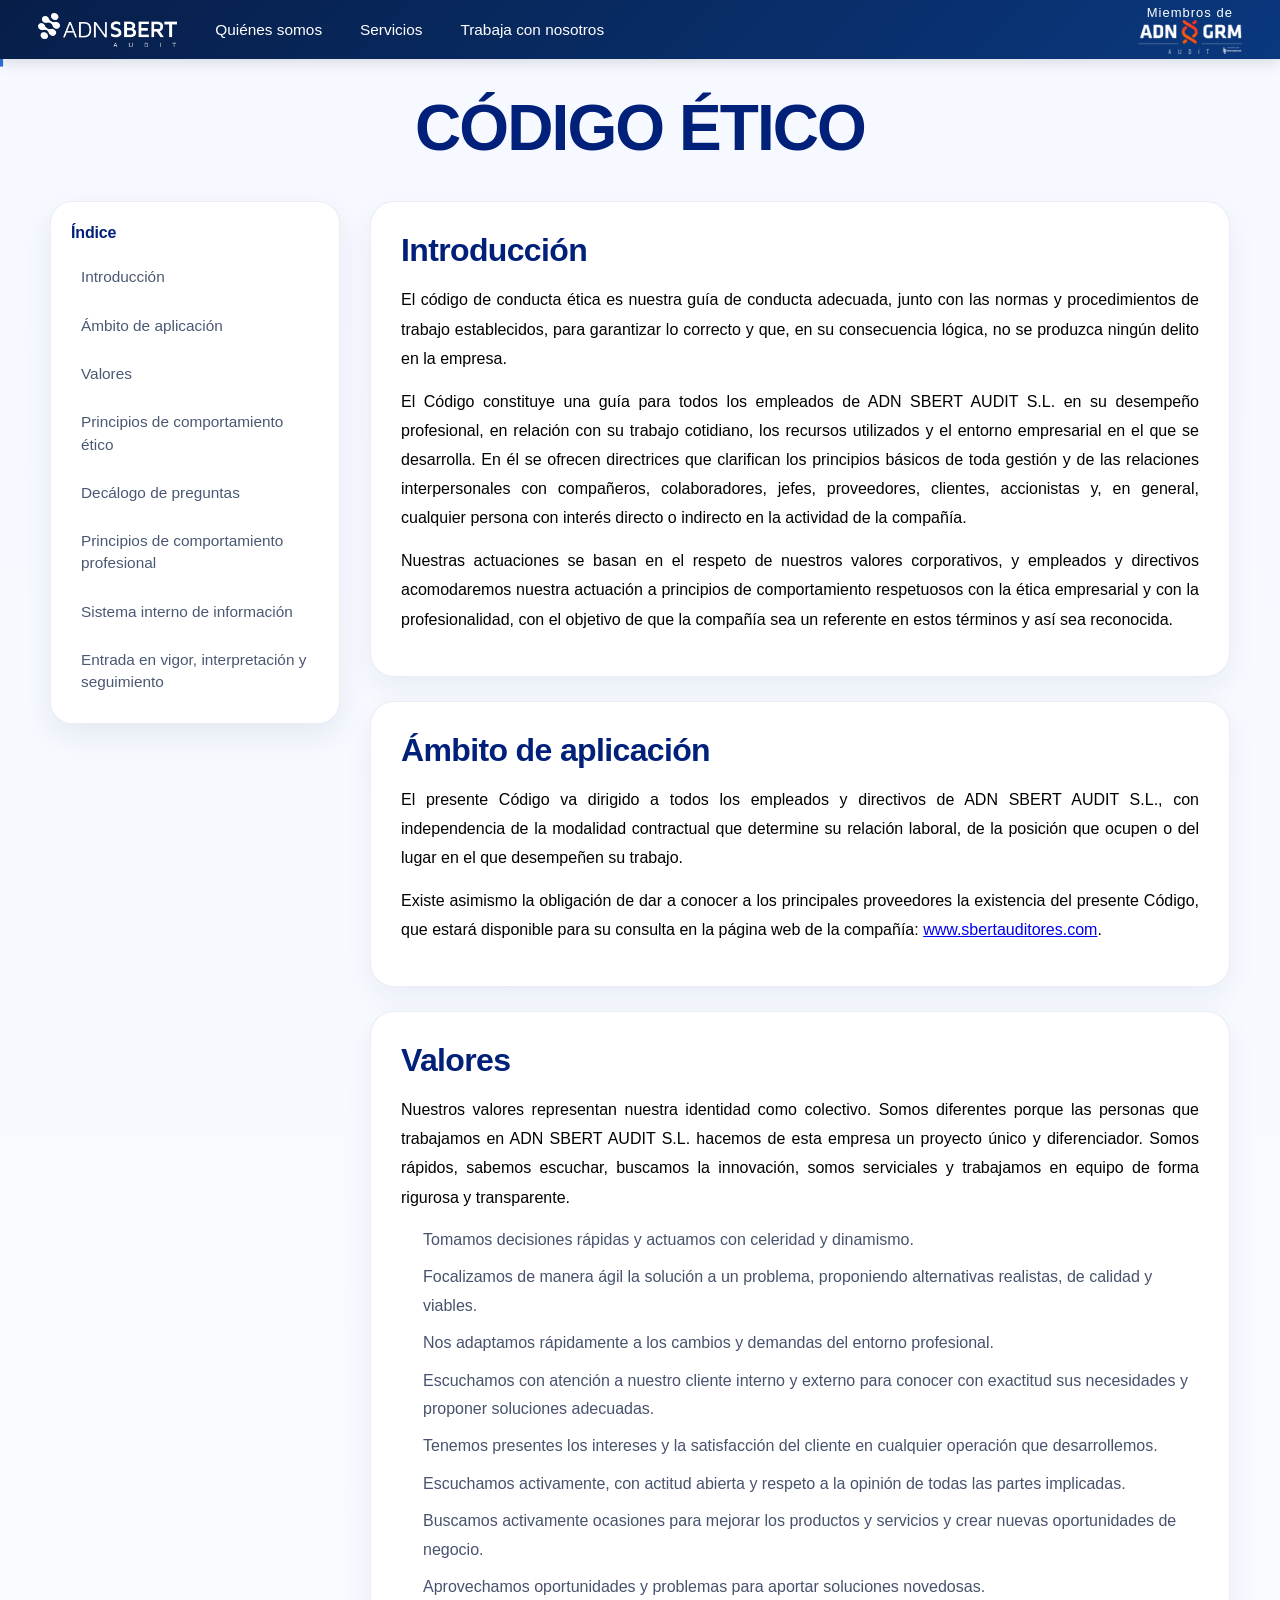
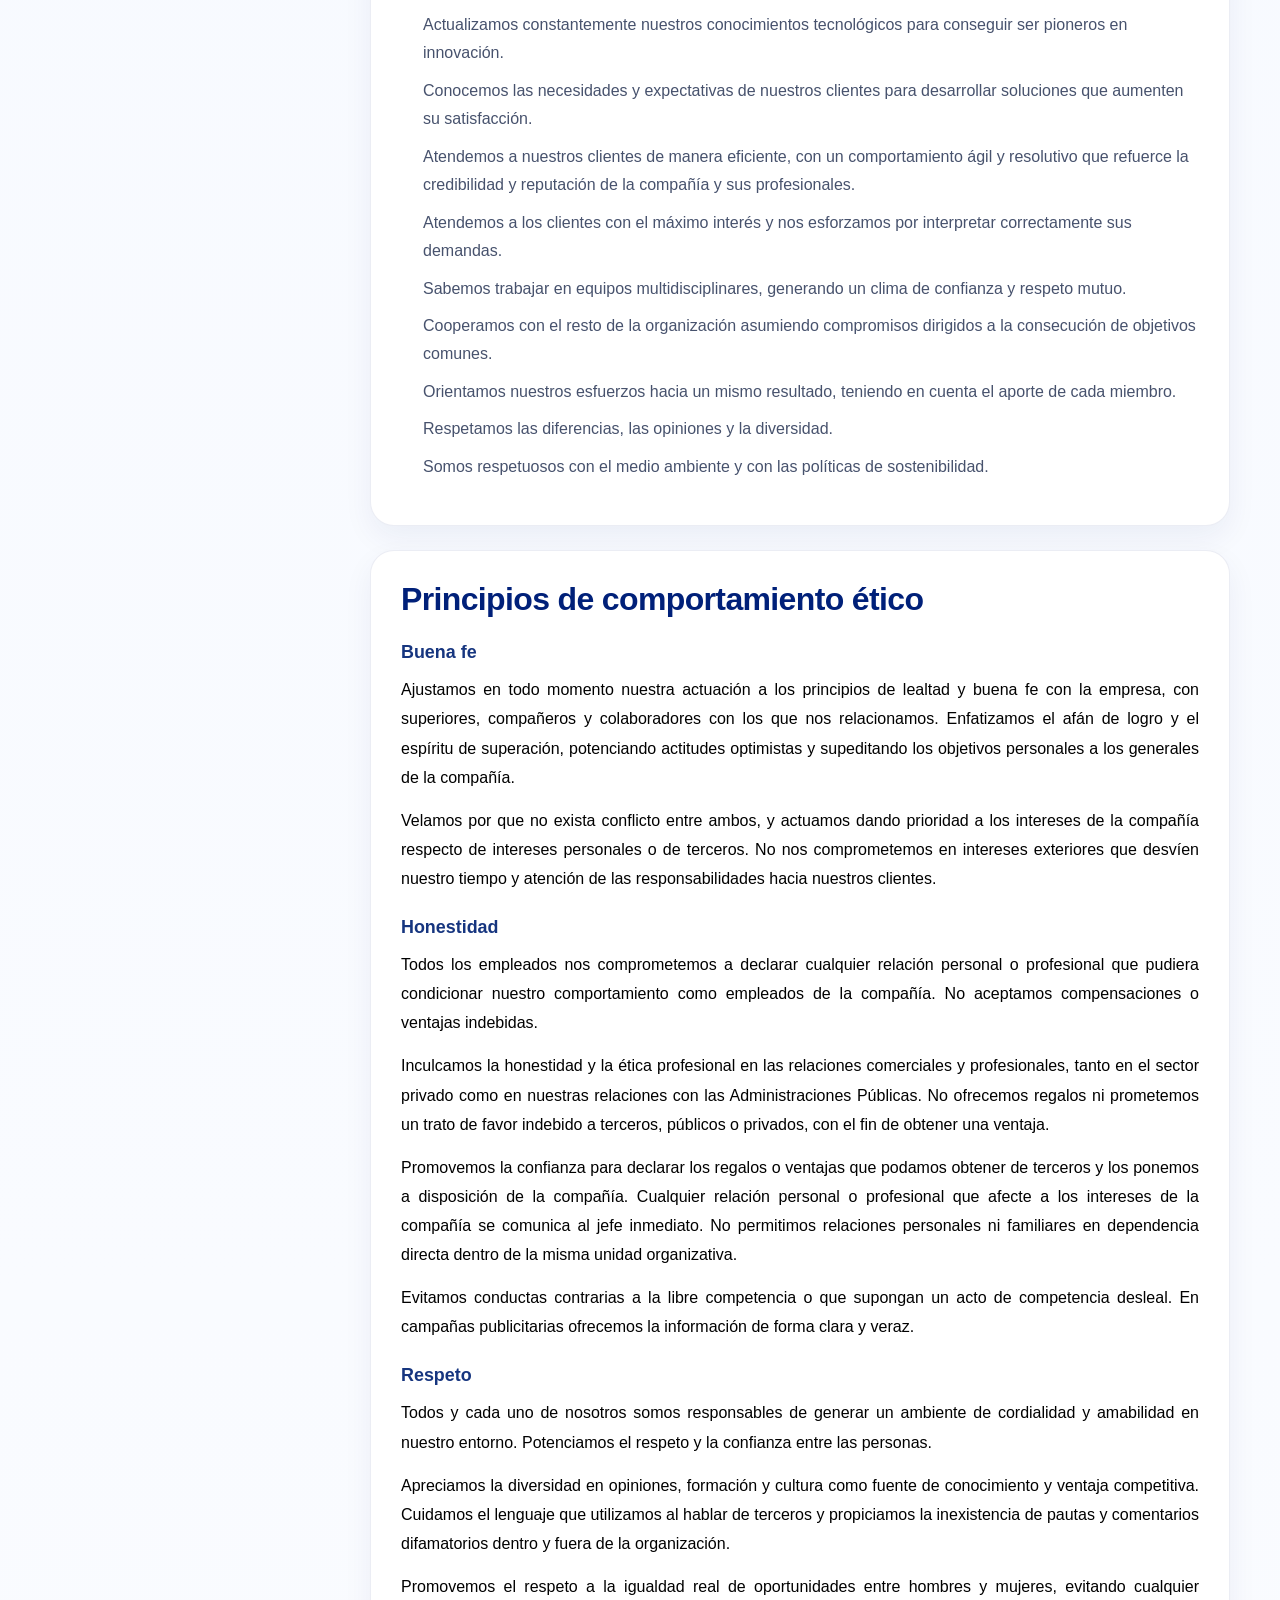
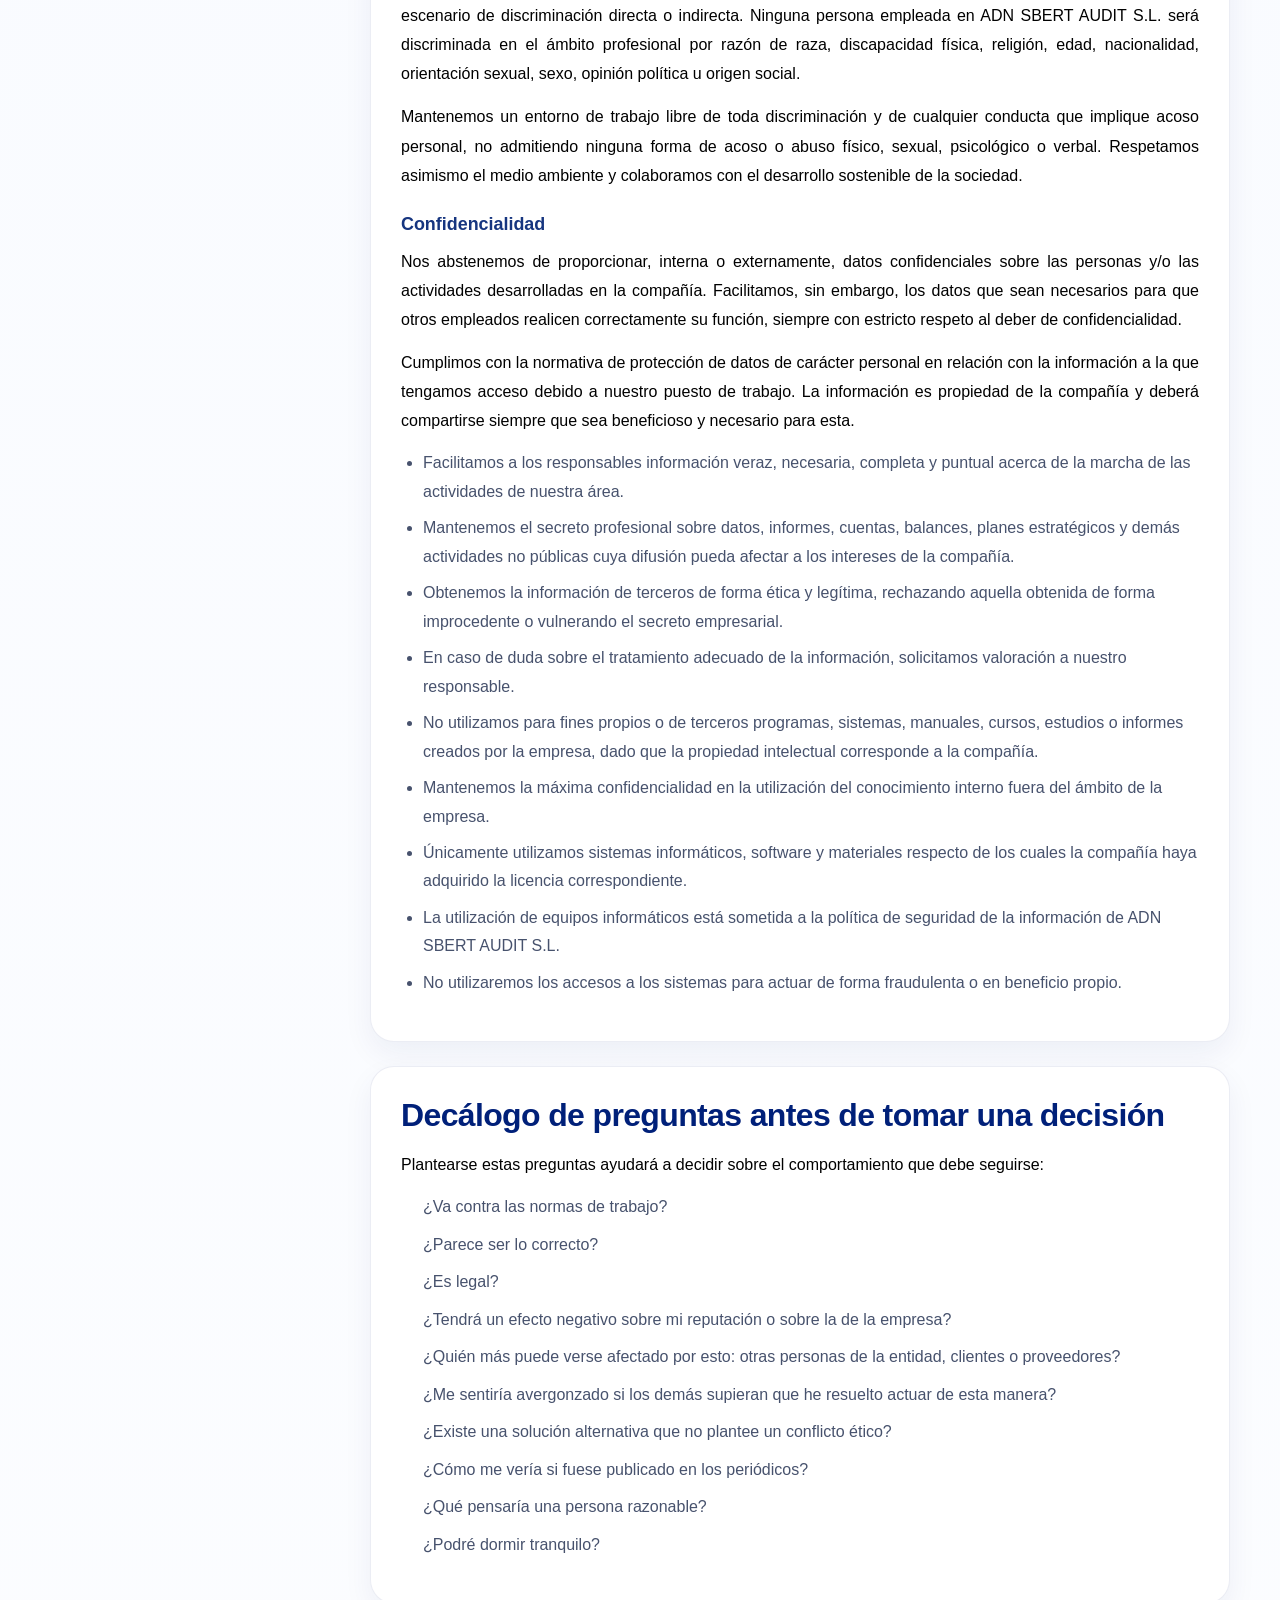
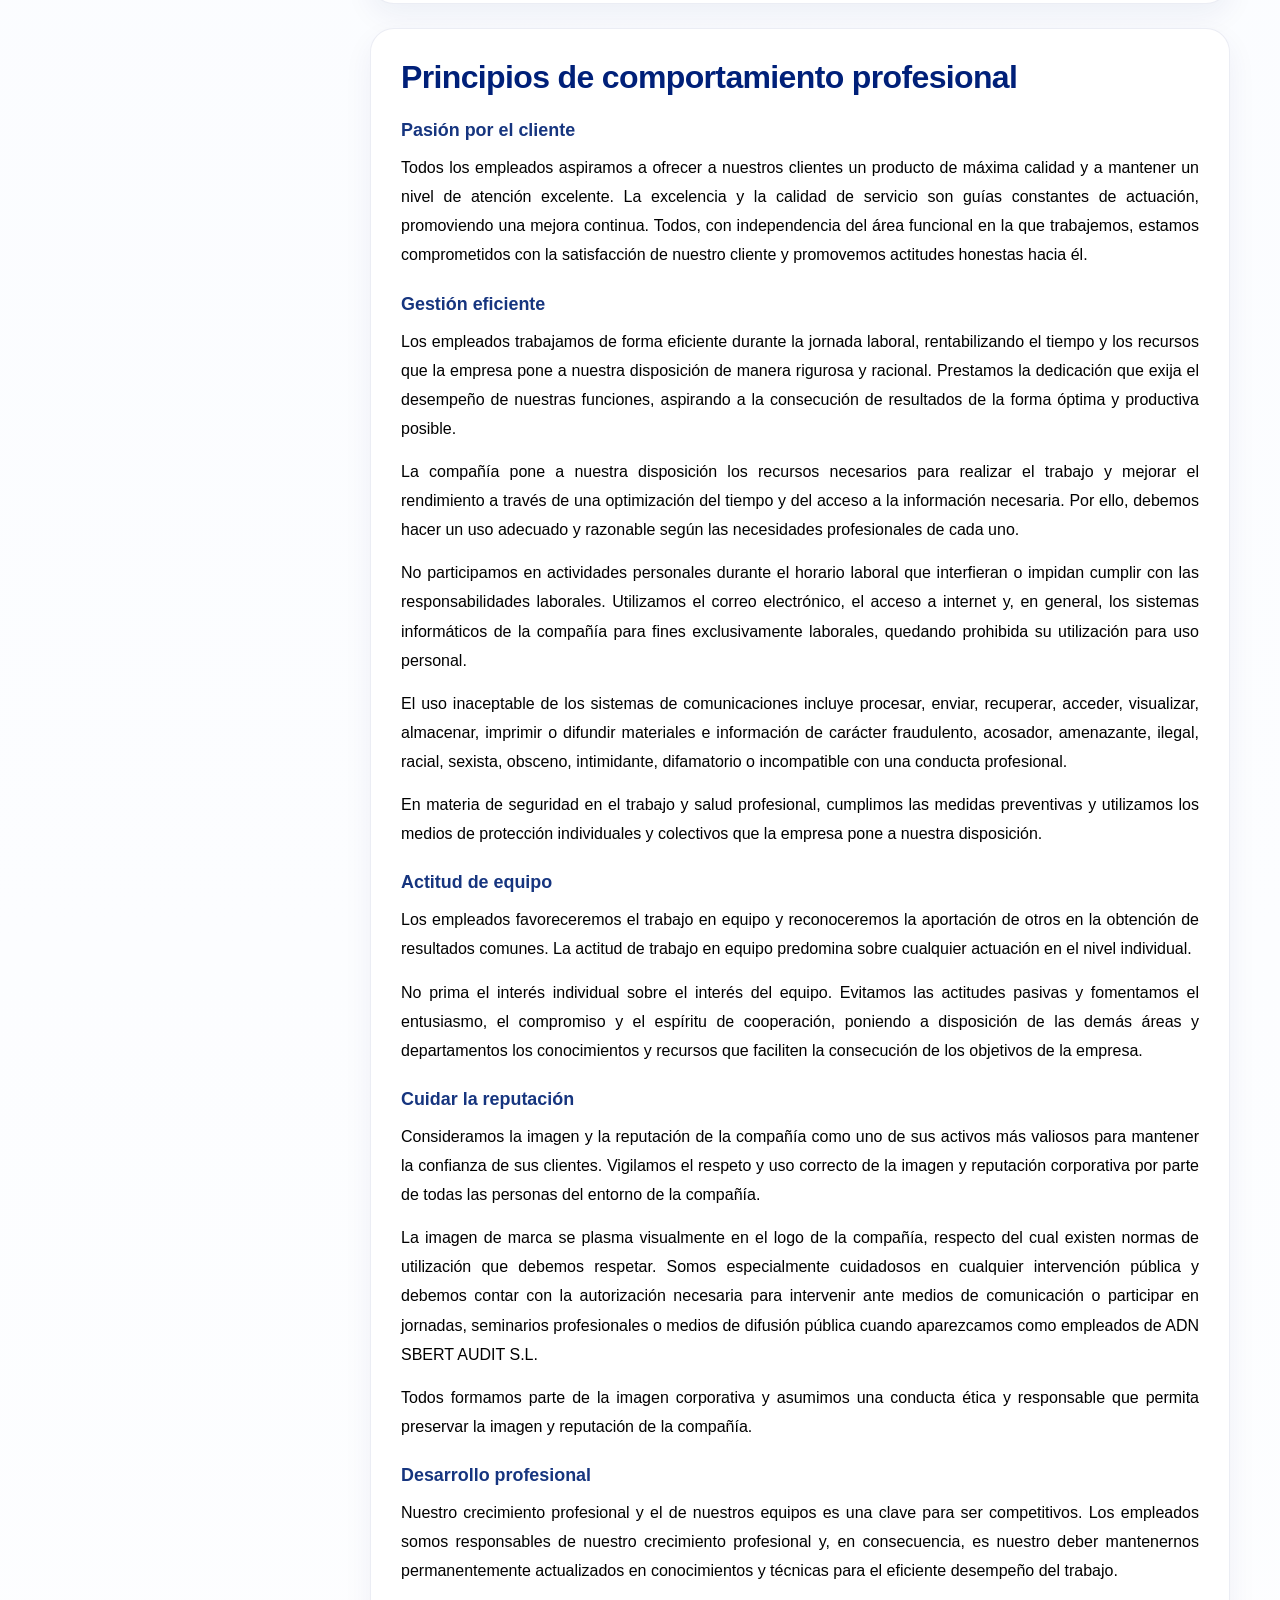
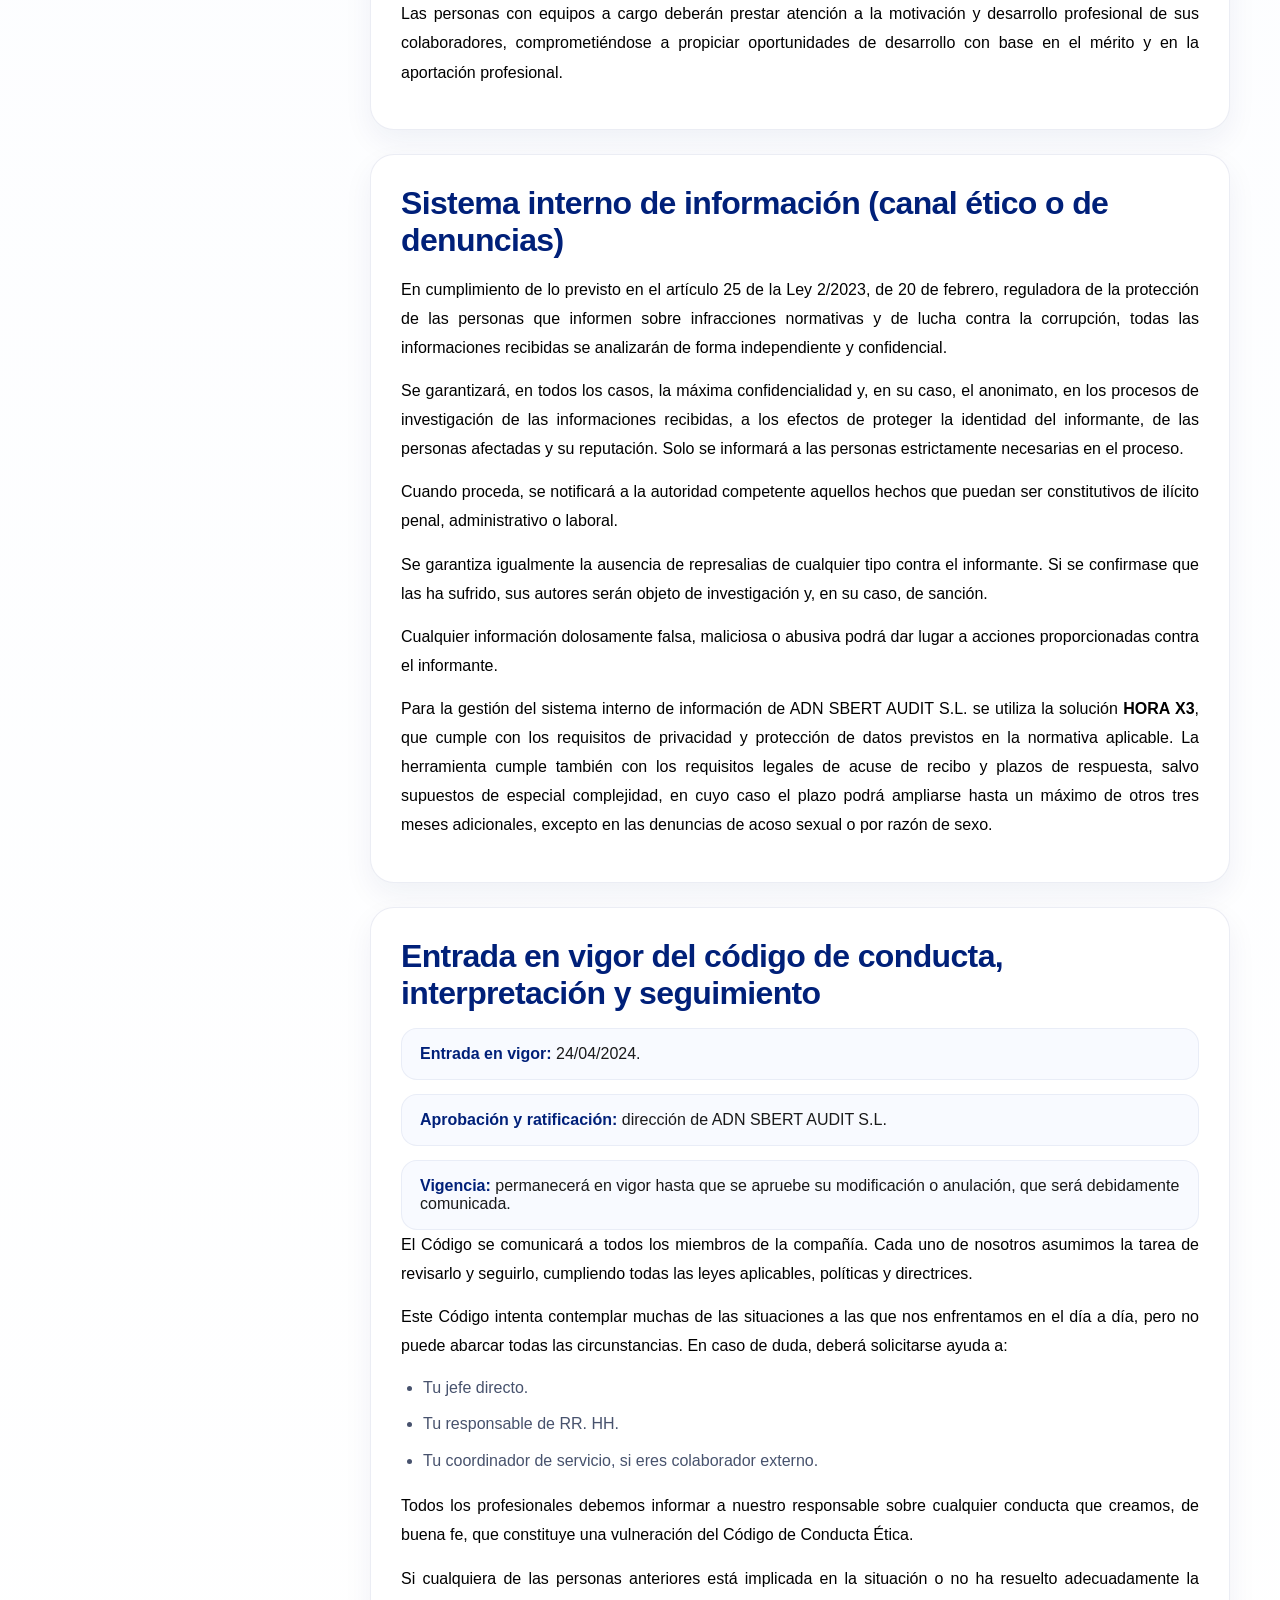
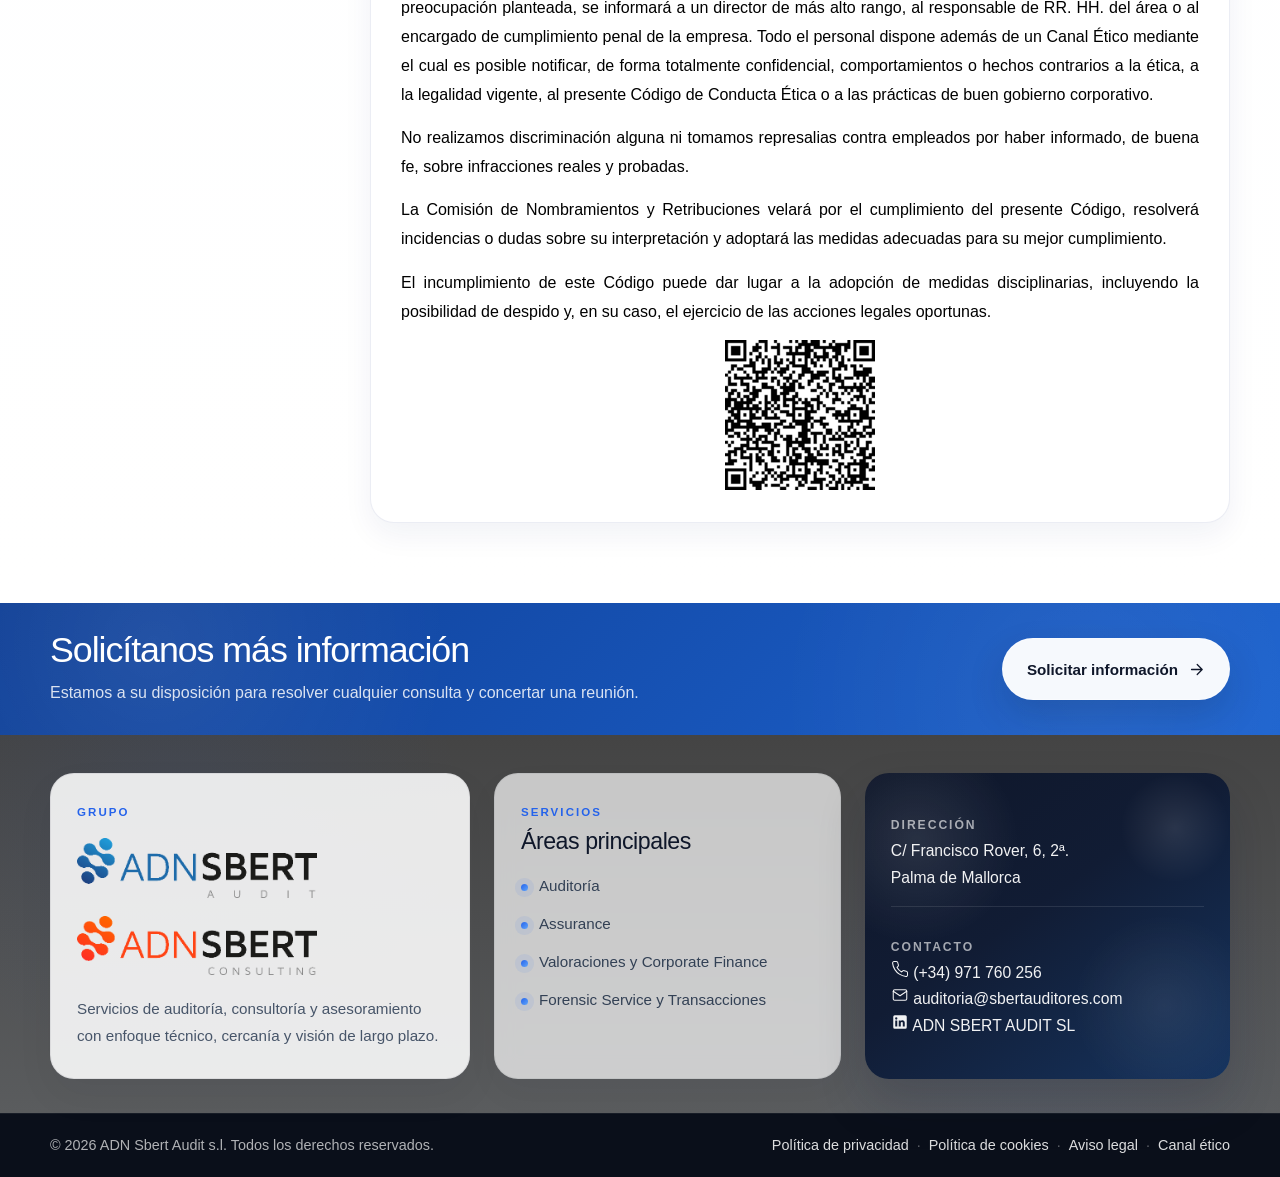
<file: cod_etico.html>
<!DOCTYPE html>
<html lang="es">
<head>
    <meta charset="UTF-8">
    <meta name="viewport" content="width=device-width, initial-scale=1.0">
    <link rel="stylesheet" href="styles/combined_templates.css">
            <link rel="stylesheet" href="styles/header_footer.css">


    <title>Código Ético</title>
</head>
<body>
<div id="header"></div>

<section class="ethics-section">
    <div class="ethics-container">
        <div class="ethics-hero reveal-fade">
            <h1 class="company-title">CÓDIGO ÉTICO</h1>
        </div>

        <div class="ethics-layout">
            <aside class="ethics-sidebar reveal-up">
                <h3>Índice</h3>
                <ul>
                    <li><a href="#introduccion">Introducción</a></li>
                    <li><a href="#ambito">Ámbito de aplicación</a></li>
                    <li><a href="#valores">Valores</a></li>
                    <li><a href="#principios-eticos">Principios de comportamiento ético</a></li>
                    <li><a href="#decalogo">Decálogo de preguntas</a></li>
                    <li><a href="#principios-profesionales">Principios de comportamiento profesional</a></li>
                    <li><a href="#canal-etico">Sistema interno de información</a></li>
                    <li><a href="#vigencia">Entrada en vigor, interpretación y seguimiento</a></li>
                </ul>
            </aside>

            <div class="ethics-content">
                <article class="ethics-card reveal-up" id="introduccion">
                    <h2>Introducción</h2>
                    <p>
                        El código de conducta ética es nuestra guía de conducta adecuada, junto con las normas y procedimientos de trabajo establecidos, para garantizar lo correcto y que, en su consecuencia lógica, no se produzca ningún delito en la empresa.
                    </p>
                    <p>
                        El Código constituye una guía para todos los empleados de ADN SBERT AUDIT S.L. en su desempeño profesional, en relación con su trabajo cotidiano, los recursos utilizados y el entorno empresarial en el que se desarrolla. En él se ofrecen directrices que clarifican los principios básicos de toda gestión y de las relaciones interpersonales con compañeros, colaboradores, jefes, proveedores, clientes, accionistas y, en general, cualquier persona con interés directo o indirecto en la actividad de la compañía.
                    </p>
                    <p>
                        Nuestras actuaciones se basan en el respeto de nuestros valores corporativos, y empleados y directivos acomodaremos nuestra actuación a principios de comportamiento respetuosos con la ética empresarial y con la profesionalidad, con el objetivo de que la compañía sea un referente en estos términos y así sea reconocida.
                    </p>
                </article>

                <article class="ethics-card reveal-up delay-1" id="ambito">
                    <h2>Ámbito de aplicación</h2>
                    <p>
                        El presente Código va dirigido a todos los empleados y directivos de ADN SBERT AUDIT S.L., con independencia de la modalidad contractual que determine su relación laboral, de la posición que ocupen o del lugar en el que desempeñen su trabajo.
                    </p>
                    <p>
                        Existe asimismo la obligación de dar a conocer a los principales proveedores la existencia del presente Código, que estará disponible para su consulta en la página web de la compañía:
                        <a href="https://www.sbertauditores.com/" target="_blank" rel="noopener">www.sbertauditores.com</a>.
                    </p>
                </article>

                <article class="ethics-card reveal-up delay-1" id="valores">
                    <h2>Valores</h2>
                    <p>
                        Nuestros valores representan nuestra identidad como colectivo. Somos diferentes porque las personas que trabajamos en ADN SBERT AUDIT S.L. hacemos de esta empresa un proyecto único y diferenciador.
                        Somos rápidos, sabemos escuchar, buscamos la innovación, somos serviciales y trabajamos en equipo de forma rigurosa y transparente.</p>

                    <ul class="ethics-values-list">
                        <li>Tomamos decisiones rápidas y actuamos con celeridad y dinamismo.</li>
                        <li>Focalizamos de manera ágil la solución a un problema, proponiendo alternativas realistas, de calidad y viables.</li>
                        <li>Nos adaptamos rápidamente a los cambios y demandas del entorno profesional.</li>
                        <li>Escuchamos con atención a nuestro cliente interno y externo para conocer con exactitud sus necesidades y proponer soluciones adecuadas.</li>
                        <li>Tenemos presentes los intereses y la satisfacción del cliente en cualquier operación que desarrollemos.</li>
                        <li>Escuchamos activamente, con actitud abierta y respeto a la opinión de todas las partes implicadas.</li>
                        <li>Buscamos activamente ocasiones para mejorar los productos y servicios y crear nuevas oportunidades de negocio.</li>
                        <li>Aprovechamos oportunidades y problemas para aportar soluciones novedosas.</li>
                        <li>Actualizamos constantemente nuestros conocimientos tecnológicos para conseguir ser pioneros en innovación.</li>
                        <li>Conocemos las necesidades y expectativas de nuestros clientes para desarrollar soluciones que aumenten su satisfacción.</li>
                        <li>Atendemos a nuestros clientes de manera eficiente, con un comportamiento ágil y resolutivo que refuerce la credibilidad y reputación de la compañía y sus profesionales.</li>
                        <li>Atendemos a los clientes con el máximo interés y nos esforzamos por interpretar correctamente sus demandas.</li>
                        <li>Sabemos trabajar en equipos multidisciplinares, generando un clima de confianza y respeto mutuo.</li>
                        <li>Cooperamos con el resto de la organización asumiendo compromisos dirigidos a la consecución de objetivos comunes.</li>
                        <li>Orientamos nuestros esfuerzos hacia un mismo resultado, teniendo en cuenta el aporte de cada miembro.</li>
                        <li>Respetamos las diferencias, las opiniones y la diversidad.</li>
                        <li>Somos respetuosos con el medio ambiente y con las políticas de sostenibilidad.</li>
                    </ul>
                </article>

                <article class="ethics-card reveal-up" id="principios-eticos">
                    <h2>Principios de comportamiento ético</h2>

                    <h3>Buena fe</h3>
                    <p>
                        Ajustamos en todo momento nuestra actuación a los principios de lealtad y buena fe con la empresa, con superiores, compañeros y colaboradores con los que nos relacionamos. Enfatizamos el afán de logro y el espíritu de superación, potenciando actitudes optimistas y supeditando los objetivos personales a los generales de la compañía.
                    </p>
                    <p>
                        Velamos por que no exista conflicto entre ambos, y actuamos dando prioridad a los intereses de la compañía respecto de intereses personales o de terceros. No nos comprometemos en intereses exteriores que desvíen nuestro tiempo y atención de las responsabilidades hacia nuestros clientes.
                    </p>

                    <h3>Honestidad</h3>
                    <p>
                        Todos los empleados nos comprometemos a declarar cualquier relación personal o profesional que pudiera condicionar nuestro comportamiento como empleados de la compañía. No aceptamos compensaciones o ventajas indebidas.
                    </p>
                    <p>
                        Inculcamos la honestidad y la ética profesional en las relaciones comerciales y profesionales, tanto en el sector privado como en nuestras relaciones con las Administraciones Públicas. No ofrecemos regalos ni prometemos un trato de favor indebido a terceros, públicos o privados, con el fin de obtener una ventaja.
                    </p>
                    <p>
                        Promovemos la confianza para declarar los regalos o ventajas que podamos obtener de terceros y los ponemos a disposición de la compañía. Cualquier relación personal o profesional que afecte a los intereses de la compañía se comunica al jefe inmediato. No permitimos relaciones personales ni familiares en dependencia directa dentro de la misma unidad organizativa.
                    </p>
                    <p>
                        Evitamos conductas contrarias a la libre competencia o que supongan un acto de competencia desleal. En campañas publicitarias ofrecemos la información de forma clara y veraz.
                    </p>

                    <h3>Respeto</h3>
                    <p>
                        Todos y cada uno de nosotros somos responsables de generar un ambiente de cordialidad y amabilidad en nuestro entorno. Potenciamos el respeto y la confianza entre las personas.
                    </p>
                    <p>
                        Apreciamos la diversidad en opiniones, formación y cultura como fuente de conocimiento y ventaja competitiva. Cuidamos el lenguaje que utilizamos al hablar de terceros y propiciamos la inexistencia de pautas y comentarios difamatorios dentro y fuera de la organización.
                    </p>
                    <p>
                        Promovemos el respeto a la igualdad real de oportunidades entre hombres y mujeres, evitando cualquier escenario de discriminación directa o indirecta. Ninguna persona empleada en ADN SBERT AUDIT S.L. será discriminada en el ámbito profesional por razón de raza, discapacidad física, religión, edad, nacionalidad, orientación sexual, sexo, opinión política u origen social.
                    </p>
                    <p>
                        Mantenemos un entorno de trabajo libre de toda discriminación y de cualquier conducta que implique acoso personal, no admitiendo ninguna forma de acoso o abuso físico, sexual, psicológico o verbal. Respetamos asimismo el medio ambiente y colaboramos con el desarrollo sostenible de la sociedad.
                    </p>

                    <h3>Confidencialidad</h3>
                    <p>
                        Nos abstenemos de proporcionar, interna o externamente, datos confidenciales sobre las personas y/o las actividades desarrolladas en la compañía. Facilitamos, sin embargo, los datos que sean necesarios para que otros empleados realicen correctamente su función, siempre con estricto respeto al deber de confidencialidad.
                    </p>
                    <p>
                        Cumplimos con la normativa de protección de datos de carácter personal en relación con la información a la que tengamos acceso debido a nuestro puesto de trabajo. La información es propiedad de la compañía y deberá compartirse siempre que sea beneficioso y necesario para esta.
                    </p>
                    <ul>
                        <li>Facilitamos a los responsables información veraz, necesaria, completa y puntual acerca de la marcha de las actividades de nuestra área.</li>
                        <li>Mantenemos el secreto profesional sobre datos, informes, cuentas, balances, planes estratégicos y demás actividades no públicas cuya difusión pueda afectar a los intereses de la compañía.</li>
                        <li>Obtenemos la información de terceros de forma ética y legítima, rechazando aquella obtenida de forma improcedente o vulnerando el secreto empresarial.</li>
                        <li>En caso de duda sobre el tratamiento adecuado de la información, solicitamos valoración a nuestro responsable.</li>
                        <li>No utilizamos para fines propios o de terceros programas, sistemas, manuales, cursos, estudios o informes creados por la empresa, dado que la propiedad intelectual corresponde a la compañía.</li>
                        <li>Mantenemos la máxima confidencialidad en la utilización del conocimiento interno fuera del ámbito de la empresa.</li>
                        <li>Únicamente utilizamos sistemas informáticos, software y materiales respecto de los cuales la compañía haya adquirido la licencia correspondiente.</li>
                        <li>La utilización de equipos informáticos está sometida a la política de seguridad de la información de ADN SBERT AUDIT S.L.</li>
                        <li>No utilizaremos los accesos a los sistemas para actuar de forma fraudulenta o en beneficio propio.</li>
                    </ul>
                </article>

                <article class="ethics-card reveal-up" id="decalogo">
                    <h2>Decálogo de preguntas antes de tomar una decisión</h2>
                    <p>
                        Plantearse estas preguntas ayudará a decidir sobre el comportamiento que debe seguirse:
                    </p>

                    <ol class="ethics-questions-list">
                        <li>¿Va contra las normas de trabajo?</li>
                        <li>¿Parece ser lo correcto?</li>
                        <li>¿Es legal?</li>
                        <li>¿Tendrá un efecto negativo sobre mi reputación o sobre la de la empresa?</li>
                        <li>¿Quién más puede verse afectado por esto: otras personas de la entidad, clientes o proveedores?</li>
                        <li>¿Me sentiría avergonzado si los demás supieran que he resuelto actuar de esta manera?</li>
                        <li>¿Existe una solución alternativa que no plantee un conflicto ético?</li>
                        <li>¿Cómo me vería si fuese publicado en los periódicos?</li>
                        <li>¿Qué pensaría una persona razonable?</li>
                        <li>¿Podré dormir tranquilo?</li>
                    </ol>
                </article>

                <article class="ethics-card reveal-up" id="principios-profesionales">
                    <h2>Principios de comportamiento profesional</h2>

                    <h3>Pasión por el cliente</h3>
                    <p>
                        Todos los empleados aspiramos a ofrecer a nuestros clientes un producto de máxima calidad y a mantener un nivel de atención excelente. La excelencia y la calidad de servicio son guías constantes de actuación, promoviendo una mejora continua. Todos, con independencia del área funcional en la que trabajemos, estamos comprometidos con la satisfacción de nuestro cliente y promovemos actitudes honestas hacia él.
                    </p>

                    <h3>Gestión eficiente</h3>
                    <p>
                        Los empleados trabajamos de forma eficiente durante la jornada laboral, rentabilizando el tiempo y los recursos que la empresa pone a nuestra disposición de manera rigurosa y racional. Prestamos la dedicación que exija el desempeño de nuestras funciones, aspirando a la consecución de resultados de la forma óptima y productiva posible.
                    </p>
                    <p>
                        La compañía pone a nuestra disposición los recursos necesarios para realizar el trabajo y mejorar el rendimiento a través de una optimización del tiempo y del acceso a la información necesaria. Por ello, debemos hacer un uso adecuado y razonable según las necesidades profesionales de cada uno.
                    </p>
                    <p>
                        No participamos en actividades personales durante el horario laboral que interfieran o impidan cumplir con las responsabilidades laborales. Utilizamos el correo electrónico, el acceso a internet y, en general, los sistemas informáticos de la compañía para fines exclusivamente laborales, quedando prohibida su utilización para uso personal.
                    </p>
                    <p>
                        El uso inaceptable de los sistemas de comunicaciones incluye procesar, enviar, recuperar, acceder, visualizar, almacenar, imprimir o difundir materiales e información de carácter fraudulento, acosador, amenazante, ilegal, racial, sexista, obsceno, intimidante, difamatorio o incompatible con una conducta profesional.
                    </p>
                    <p>
                        En materia de seguridad en el trabajo y salud profesional, cumplimos las medidas preventivas y utilizamos los medios de protección individuales y colectivos que la empresa pone a nuestra disposición.
                    </p>

                    <h3>Actitud de equipo</h3>
                    <p>
                        Los empleados favoreceremos el trabajo en equipo y reconoceremos la aportación de otros en la obtención de resultados comunes. La actitud de trabajo en equipo predomina sobre cualquier actuación en el nivel individual.
                    </p>
                    <p>
                        No prima el interés individual sobre el interés del equipo. Evitamos las actitudes pasivas y fomentamos el entusiasmo, el compromiso y el espíritu de cooperación, poniendo a disposición de las demás áreas y departamentos los conocimientos y recursos que faciliten la consecución de los objetivos de la empresa.
                    </p>

                    <h3>Cuidar la reputación</h3>
                    <p>
                        Consideramos la imagen y la reputación de la compañía como uno de sus activos más valiosos para mantener la confianza de sus clientes. Vigilamos el respeto y uso correcto de la imagen y reputación corporativa por parte de todas las personas del entorno de la compañía.
                    </p>
                    <p>
                        La imagen de marca se plasma visualmente en el logo de la compañía, respecto del cual existen normas de utilización que debemos respetar. Somos especialmente cuidadosos en cualquier intervención pública y debemos contar con la autorización necesaria para intervenir ante medios de comunicación o participar en jornadas, seminarios profesionales o medios de difusión pública cuando aparezcamos como empleados de ADN SBERT AUDIT S.L.
                    </p>
                    <p>
                        Todos formamos parte de la imagen corporativa y asumimos una conducta ética y responsable que permita preservar la imagen y reputación de la compañía.
                    </p>

                    <h3>Desarrollo profesional</h3>
                    <p>
                        Nuestro crecimiento profesional y el de nuestros equipos es una clave para ser competitivos. Los empleados somos responsables de nuestro crecimiento profesional y, en consecuencia, es nuestro deber mantenernos permanentemente actualizados en conocimientos y técnicas para el eficiente desempeño del trabajo.
                    </p>
                    <p>
                        Las personas con equipos a cargo deberán prestar atención a la motivación y desarrollo profesional de sus colaboradores, comprometiéndose a propiciar oportunidades de desarrollo con base en el mérito y en la aportación profesional.
                    </p>
                </article>

                <article class="ethics-card reveal-up" id="canal-etico">
                    <h2>Sistema interno de información (canal ético o de denuncias)</h2>
                    <p>
                        En cumplimiento de lo previsto en el artículo 25 de la Ley 2/2023, de 20 de febrero, reguladora de la protección de las personas que informen sobre infracciones normativas y de lucha contra la corrupción, todas las informaciones recibidas se analizarán de forma independiente y confidencial.
                    </p>
                    <p>
                        Se garantizará, en todos los casos, la máxima confidencialidad y, en su caso, el anonimato, en los procesos de investigación de las informaciones recibidas, a los efectos de proteger la identidad del informante, de las personas afectadas y su reputación. Solo se informará a las personas estrictamente necesarias en el proceso.
                    </p>
                    <p>
                        Cuando proceda, se notificará a la autoridad competente aquellos hechos que puedan ser constitutivos de ilícito penal, administrativo o laboral.
                    </p>
                    <p>
                        Se garantiza igualmente la ausencia de represalias de cualquier tipo contra el informante. Si se confirmase que las ha sufrido, sus autores serán objeto de investigación y, en su caso, de sanción.
                    </p>
                    <p>
                        Cualquier información dolosamente falsa, maliciosa o abusiva podrá dar lugar a acciones proporcionadas contra el informante.
                    </p>
                    <p>
                        Para la gestión del sistema interno de información de ADN SBERT AUDIT S.L. se utiliza la solución <strong>HORA X3</strong>, que cumple con los requisitos de privacidad y protección de datos previstos en la normativa aplicable. La herramienta cumple también con los requisitos legales de acuse de recibo y plazos de respuesta, salvo supuestos de especial complejidad, en cuyo caso el plazo podrá ampliarse hasta un máximo de otros tres meses adicionales, excepto en las denuncias de acoso sexual o por razón de sexo.
                    </p>
                </article>

                <article class="ethics-card reveal-up" id="vigencia">
                    <h2>Entrada en vigor del código de conducta, interpretación y seguimiento</h2>

                    <div class="ethics-meta">
                        <div class="ethics-meta-item">
                            <strong>Entrada en vigor:</strong> 24/04/2024.
                        </div>
                        <div class="ethics-meta-item">
                            <strong>Aprobación y ratificación:</strong> dirección de ADN SBERT AUDIT S.L.
                        </div>
                        <div class="ethics-meta-item">
                            <strong>Vigencia:</strong> permanecerá en vigor hasta que se apruebe su modificación o anulación, que será debidamente comunicada.
                        </div>
                    </div>

                    <p>
                        El Código se comunicará a todos los miembros de la compañía. Cada uno de nosotros asumimos la tarea de revisarlo y seguirlo, cumpliendo todas las leyes aplicables, políticas y directrices.
                    </p>
                    <p>
                        Este Código intenta contemplar muchas de las situaciones a las que nos enfrentamos en el día a día, pero no puede abarcar todas las circunstancias. En caso de duda, deberá solicitarse ayuda a:
                    </p>
                    <ul>
                        <li>Tu jefe directo.</li>
                        <li>Tu responsable de RR. HH.</li>
                        <li>Tu coordinador de servicio, si eres colaborador externo.</li>
                    </ul>
                    <p>
                        Todos los profesionales debemos informar a nuestro responsable sobre cualquier conducta que creamos, de buena fe, que constituye una vulneración del Código de Conducta Ética.
                    </p>
                    <p>
                        Si cualquiera de las personas anteriores está implicada en la situación o no ha resuelto adecuadamente la preocupación planteada, se informará a un director de más alto rango, al responsable de RR. HH. del área o al encargado de cumplimiento penal de la empresa. Todo el personal dispone además de un Canal Ético mediante el cual es posible notificar, de forma totalmente confidencial, comportamientos o hechos contrarios a la ética, a la legalidad vigente, al presente Código de Conducta Ética o a las prácticas de buen gobierno corporativo.
                    </p>
                    <p>
                        No realizamos discriminación alguna ni tomamos represalias contra empleados por haber informado, de buena fe, sobre infracciones reales y probadas.
                    </p>
                    <p>
                        La Comisión de Nombramientos y Retribuciones velará por el cumplimiento del presente Código, resolverá incidencias o dudas sobre su interpretación y adoptará las medidas adecuadas para su mejor cumplimiento.
                    </p>
                    <p>
                        El incumplimiento de este Código puede dar lugar a la adopción de medidas disciplinarias, incluyendo la posibilidad de despido y, en su caso, el ejercicio de las acciones legales oportunas.
                    </p>
                    <div style="text-align: center;">
                        <img src="styles/img/código_etico/codigoQR-1-150x150.png" alt="Código Ético">
                    </div>
                </article>
            </div>
        </div>
    </div>
</section>

<div id="footer"></div>

<script src="js/include.js"></script>
<script src="js/header.js"></script>
<script>
document.addEventListener("DOMContentLoaded", function () {
    const animatedItems = document.querySelectorAll(".reveal-up, .reveal-fade, .reveal-scale");

    const observer = new IntersectionObserver((entries) => {
        entries.forEach((entry) => {
            if (entry.isIntersecting) {
                entry.target.classList.add("is-visible");
                observer.unobserve(entry.target);
            }
        });
    }, {
        threshold: 0.18
    });

    animatedItems.forEach((item) => {
        observer.observe(item);
    });
});
</script>
</body>
</html>
</file>
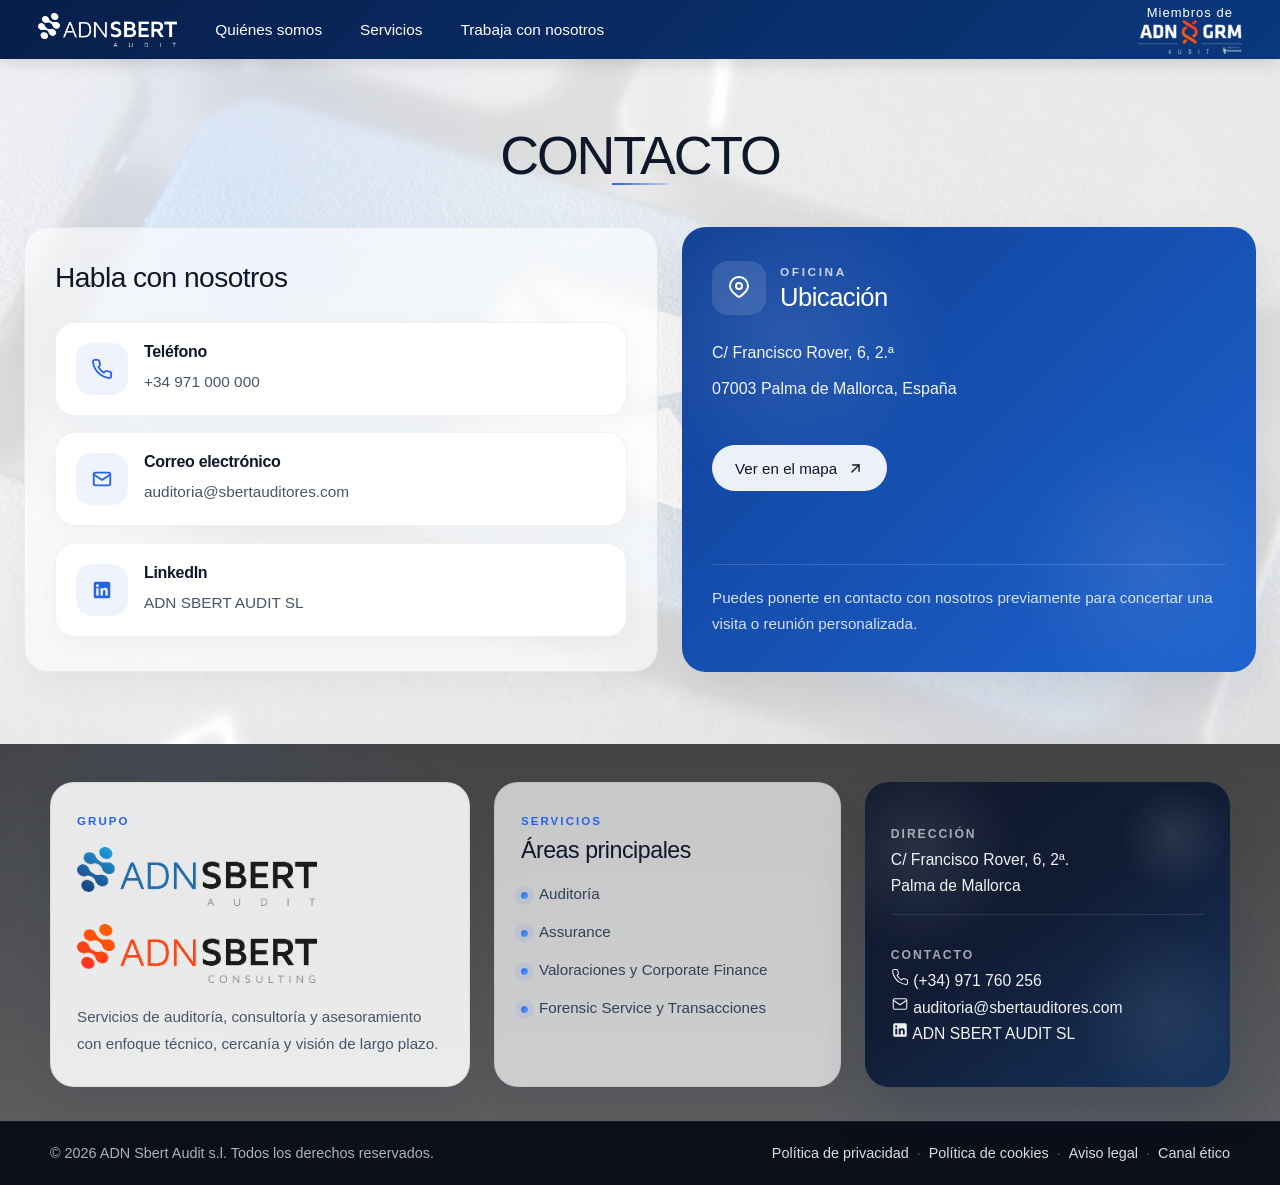
<file: contacto.html>
<!DOCTYPE html>
<html lang="es">
<head>
    <meta charset="UTF-8">
    <meta name="viewport" content="width=device-width, initial-scale=1.0">
    <link rel="stylesheet" href="styles/css.css">
    <link rel="stylesheet" href="styles/header_footer.css">
    <title>Contacto</title>

    
</head>
<body class="contact-page">
<div id="header"></div>

<section class="company-section">
    <div class="company-bg"></div>

    <div class="company-container">
        <div class="contact-hero reveal-fade">
            <h2 class="company-title">CONTACTO</h2>
           
        </div>

        <div class="contact-content">
            <div class="contact-left reveal-up">
                <h3 class="contact-main-title">Habla con nosotros</h3>

                <div class="contact-list">
                    <article class="contact-block reveal-up delay-1">
                        <div class="contact-icon-wrap" aria-hidden="true">
                            <svg xmlns="http://www.w3.org/2000/svg" fill="none" viewBox="0 0 24 24" stroke="currentColor" stroke-width="2" stroke-linecap="round" stroke-linejoin="round">
                                <path d="M22 16.92v3a2 2 0 0 1-2.18 2 19.8 19.8 0 0 1-8.63-3.07 19.5 19.5 0 0 1-6-6A19.8 19.8 0 0 1 2.11 4.18 2 2 0 0 1 4.09 2h3a2 2 0 0 1 2 1.72c.12.9.37 1.78.72 2.61a2 2 0 0 1-.45 2.11L8.09 9.91a16 16 0 0 0 6 6l1.47-1.27a2 2 0 0 1 2.11-.45c.83.35 1.71.6 2.61.72A2 2 0 0 1 22 16.92z"/>
                            </svg>
                        </div>
                        <div class="contact-block-text">
                            <h4 class="contact-subtitle">Teléfono</h4>
                            <p class="contact-item">
                                <a class="contact-link" href="tel:+34971000000">+34 971 000 000</a>
                            </p>
                        </div>
                    </article>

                    <article class="contact-block reveal-up delay-2">
                        <div class="contact-icon-wrap" aria-hidden="true">
                            <svg xmlns="http://www.w3.org/2000/svg" fill="none" viewBox="0 0 24 24" stroke="currentColor" stroke-width="2" stroke-linecap="round" stroke-linejoin="round">
                                <rect x="3" y="5" width="18" height="14" rx="2"/>
                                <polyline points="3,7 12,13 21,7"/>
                            </svg>
                        </div>
                        <div class="contact-block-text">
                            <h4 class="contact-subtitle">Correo electrónico</h4>
                            <p class="contact-item">
                                <a class="contact-link" href="mailto:auditoria@sbertauditores.com">auditoria@sbertauditores.com</a>
                            </p>
                        </div>
                    </article>

                    <article class="contact-block reveal-up delay-2">
                        <div class="contact-icon-wrap" aria-hidden="true">
                            <svg xmlns="http://www.w3.org/2000/svg" viewBox="0 0 24 24" width="64" height="64" fill="currentColor" aria-label="LinkedIn">
                                <path d="M19 3A2 2 0 0 1 21 5V19A2 2 0 0 1 19 21H5A2 2 0 0 1 3 19V5A2 2 0 0 1 5 3H19ZM8.34 10.07H5.67V18H8.34V10.07ZM7 5.8A1.55 1.55 0 1 0 7 8.9A1.55 1.55 0 1 0 7 5.8ZM18.33 13.16C18.33 10.78 17.06 9.67 15.36 9.67C13.99 9.67 13.38 10.42 13.04 10.95V10.07H10.37C10.4 10.65 10.37 18 10.37 18H13.04V13.57C13.04 13.33 13.06 13.08 13.13 12.91C13.31 12.42 13.73 11.91 14.43 11.91C15.35 11.91 15.72 12.61 15.72 13.63V18H18.33V13.16Z"/>
                            </svg>
                        </div>
                        <div class="contact-block-text">
                            <h4 class="contact-subtitle">LinkedIn</h4>
                            <p class="contact-item">
                                <a class="contact-link" href="https://es.linkedin.com/company/adn-sbert-audit" target="_blank" rel="noopener noreferrer">ADN SBERT AUDIT SL</a>
                            </p>
                        </div>
                    </article>
                </div>
            </div>

            <div class="contact-right reveal-scale">
                <aside class="location-card">
                    <div>
                        <div class="location-top">
                            <div class="location-icon" aria-hidden="true">
                                <svg xmlns="http://www.w3.org/2000/svg" fill="none" viewBox="0 0 24 24" stroke="currentColor" stroke-width="2" stroke-linecap="round" stroke-linejoin="round">
                                    <path d="M21 10c0 6-9 11-9 11s-9-5-9-11a9 9 0 1 1 18 0z"/>
                                    <circle cx="12" cy="10" r="3"/>
                                </svg>
                            </div>
                            <div>
                                <p class="location-label">Oficina</p>
                                <h3 class="location-title">Ubicación</h3>
                            </div>
                        </div>

                        <div class="location-address">
                            <p class="location-line">C/ Francisco Rover, 6, 2.ª</p>
                            <p class="location-line">07003 Palma de Mallorca, España</p>
                        </div>

                        <a class="location-map-link" href="#" aria-label="Ver ubicación en el mapa">
                            Ver en el mapa
                            <svg xmlns="http://www.w3.org/2000/svg" fill="none" viewBox="0 0 24 24" stroke="currentColor" stroke-width="2" stroke-linecap="round" stroke-linejoin="round">
                                <path d="M7 17 17 7"/>
                                <path d="M8 7h9v9"/>
                            </svg>
                        </a>
                    </div>

                    <p class="location-note">
                        Puedes ponerte en contacto con nosotros previamente para concertar una visita o reunión personalizada.
                    </p>
                </aside>
            </div>
        </div>
    </div>
</section>

<div id="footer"></div>

<script src="js/include.js"></script>
<script src="js/header.js"></script>
<script>
document.addEventListener("DOMContentLoaded", function () {
    const animatedItems = document.querySelectorAll(".reveal-up, .reveal-fade, .reveal-scale");

    const observer = new IntersectionObserver((entries) => {
        entries.forEach((entry) => {
            if (entry.isIntersecting) {
                entry.target.classList.add("is-visible");
                observer.unobserve(entry.target);
            }
        });
    }, {
        threshold: 0.18
    });

    animatedItems.forEach((item) => {
        observer.observe(item);
    });
});
</script>
</body>
</html>
</file>
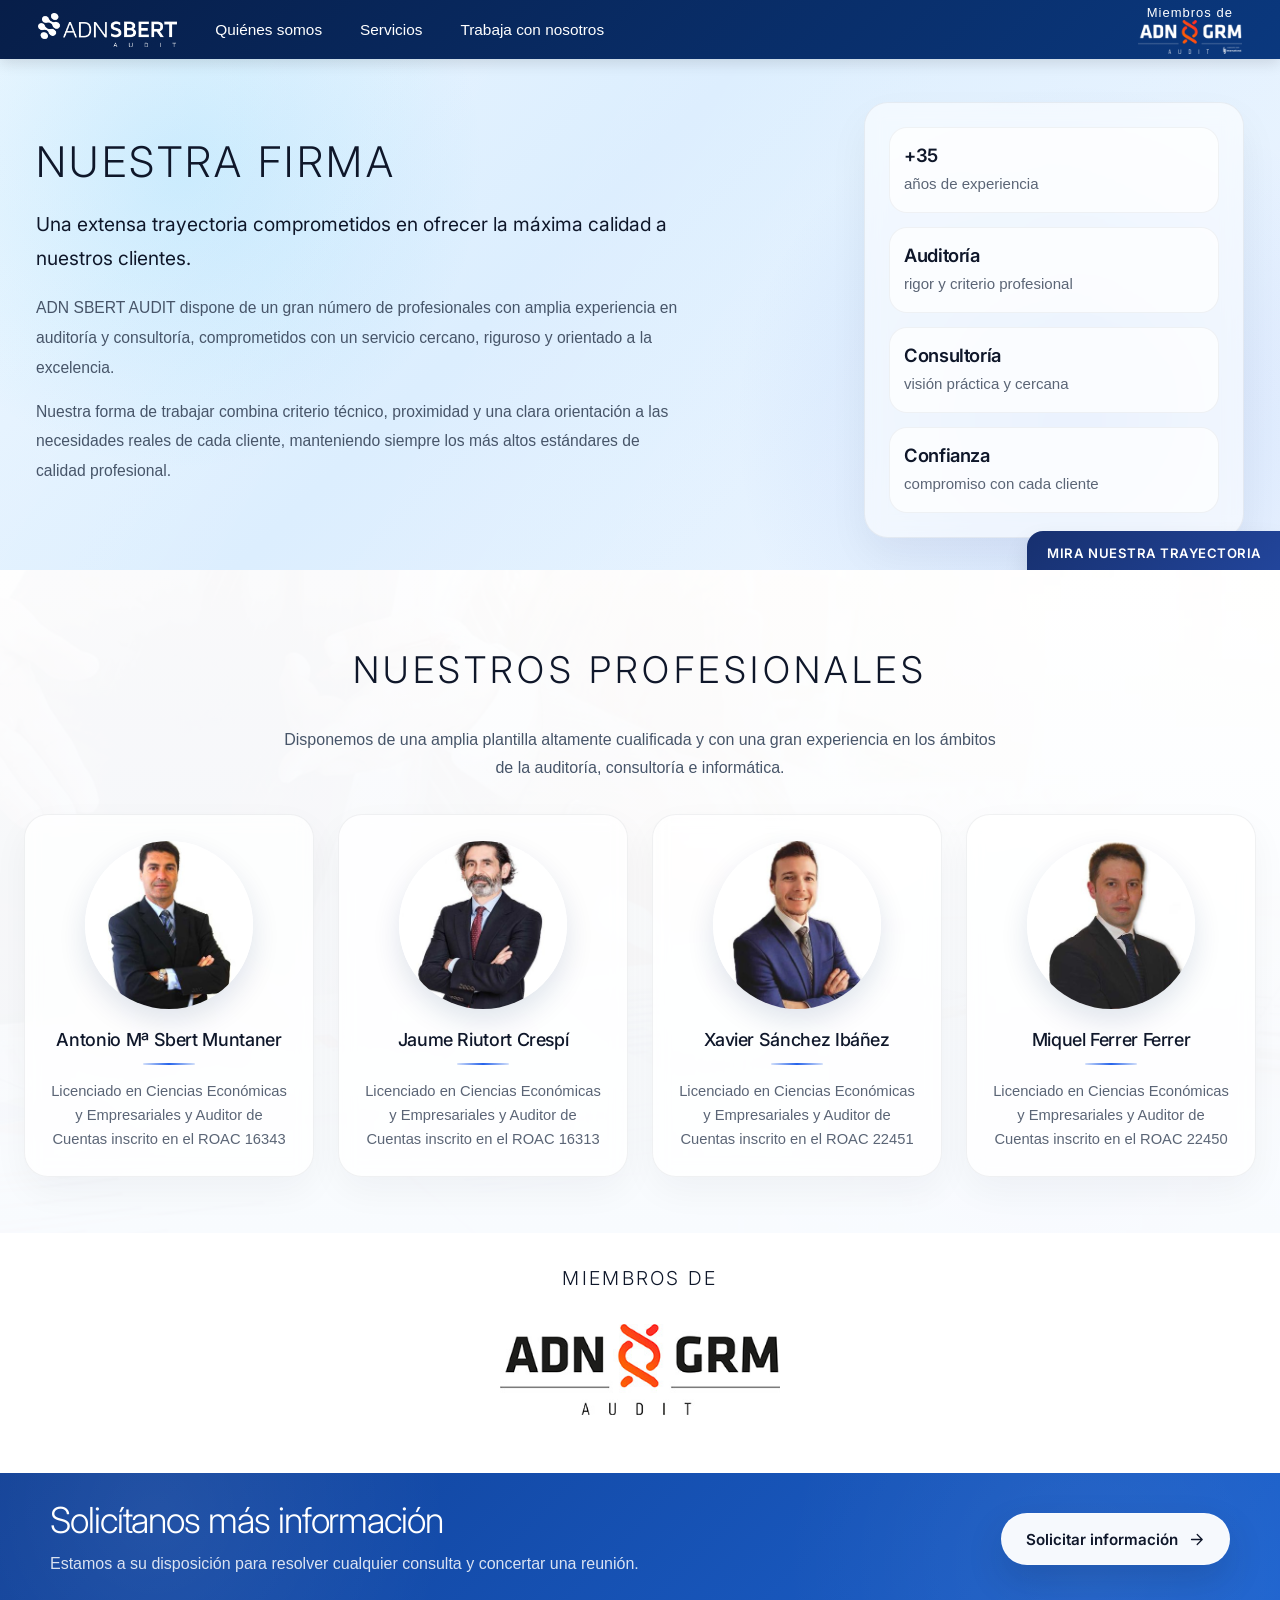
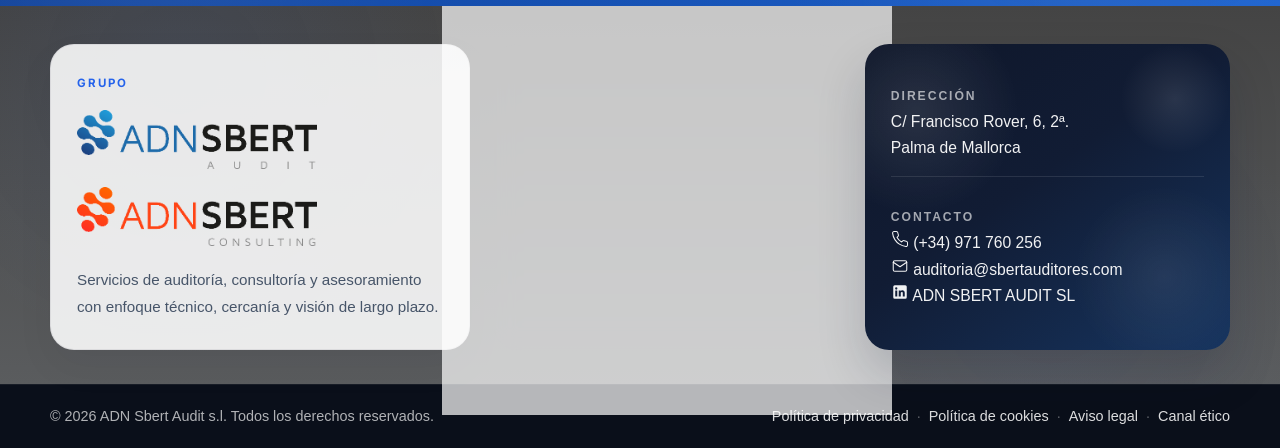
<file: empresa.html>
<!DOCTYPE html>
<html lang="es">
<head>
    <meta charset="UTF-8">
    <meta name="viewport" content="width=device-width, initial-scale=1.0">
    <link rel="stylesheet" href="styles/header_footer.css">
    <link rel="stylesheet" href="styles/css.css">
    <link href="https://fonts.googleapis.com/css2?family=Inter:wght@300;400;500;600&display=swap" rel="stylesheet">
    <title>Empresa</title>
</head>
<body>
<div id="header"></div>

<main>
    <section class="story-switch-section">
        <div class="story-switch-container reveal-fade">

            <div class="story-panel story-panel-about is-active" id="aboutPanel">
                <div class="story-panel-inner story-panel-inner-about">
                    <div class="about-split-layout">
                        <div class="about-copy">
                            <h2 class="section-title about-title">Nuestra Firma</h2>

                            <p class="about-lead">
                                Una extensa trayectoria comprometidos en ofrecer la máxima calidad a nuestros clientes.
                            </p>

                            <p class="about-text">
                                ADN SBERT AUDIT dispone de un gran número de profesionales con amplia experiencia en auditoría y consultoría, comprometidos con un servicio cercano, riguroso y orientado a la excelencia.
                            </p>

                            <p class="about-text">
                                Nuestra forma de trabajar combina criterio técnico, proximidad y una clara orientación a las necesidades reales de cada cliente, manteniendo siempre los más altos estándares de calidad profesional.
                            </p>
                        </div>

                        <div class="about-visual about-visual-metrics">
                            <div class="about-info-panel">
                                <div class="about-info-item">
                                    <span class="about-info-number">+35</span>
                                    <span class="about-info-label">años de experiencia</span>
                                </div>

                                <div class="about-info-item">
                                    <span class="about-info-number">Auditoría</span>
                                    <span class="about-info-label">rigor y criterio profesional</span>
                                </div>

                                <div class="about-info-item">
                                    <span class="about-info-number">Consultoría</span>
                                    <span class="about-info-label">visión práctica y cercana</span>
                                </div>

                                <div class="about-info-item">
                                    <span class="about-info-number">Confianza</span>
                                    <span class="about-info-label">compromiso con cada cliente</span>
                                </div>
                            </div>
                        </div>
                    </div>
                </div>

                <button class="story-toggle-btn" id="storyToggleBtn" type="button">
                    Mira nuestra trayectoria
                </button>
            </div>

            <div class="story-panel story-panel-timeline" id="timelinePanel">
                <div class="story-panel-inner">
                    <div class="section-heading story-heading">
                        <h2 class="section-title">Historia de la Firma</h2>
                    </div>

                    <div class="timeline-scroll-wrapper">
                        <div class="timeline-track" id="timelineTrack"></div>
                    </div>

                    <!-- Flechas fijas (fuera del contenedor scrollable) -->
                    <button class="timeline-arrow timeline-arrow--left" aria-label="Desplazar a la izquierda" type="button">
                        <svg width="14" height="14" viewBox="0 0 24 24" fill="none" xmlns="http://www.w3.org/2000/svg" aria-hidden="true">
                            <path d="M15 18l-6-6 6-6" stroke="currentColor" stroke-width="2" stroke-linecap="round" stroke-linejoin="round"/>
                        </svg>
                    </button>

                    <button class="timeline-arrow timeline-arrow--right" aria-label="Desplazar a la derecha" type="button">
                        <svg width="14" height="14" viewBox="0 0 24 24" fill="none" xmlns="http://www.w3.org/2000/svg" aria-hidden="true">
                            <path d="M9 18l6-6-6-6" stroke="currentColor" stroke-width="2" stroke-linecap="round" stroke-linejoin="round"/>
                        </svg>
                    </button>
                </div>

                <button class="story-toggle-btn is-back" id="storyBackBtn" type="button">
                    Quiénes somos
                </button>
            </div>

        </div>
    </section>
    <section class="company-section">
        <div class="company-bg"></div>

        <div class="company-container">
            <div class="section-heading section-heading-left about-heading reveal-fade">
                <h1 class="section-title section-title-left">Nuestros Profesionales</h1>
            </div>
            <div class="section-description reveal-fade">
                <p>
                    Disponemos de una amplia plantilla altamente cualificada y con una gran experiencia en los ámbitos de la auditoría, consultoría e informática.
                </p>
            </div>

            <div class="partners-grid" id="partnersGrid"></div>
        </div>
    </section>

    <section class="member-section reveal-scale">
        <div class="section-heading">
            <h2 class="section-title" style="font-size:larger;">Miembros de</h2>
        </div>

        <div class="member-container">
            <a href="https://adngrm.com/" target="_blank" rel="noopener noreferrer">
                <img src="styles/img/Audit_positivo.jpg" alt="Logo ADNGRM" class="member-logo">
            </a>
        </div>
    </section>
</main>

<div id="footer"></div>

<script src="js/include.js"></script>
<script src="js/header.js"></script>
<script>
document.addEventListener("DOMContentLoaded", function () {
    const animatedItems = document.querySelectorAll(".reveal-up, .reveal-fade, .reveal-scale");

    const revealObserver = new IntersectionObserver((entries) => {
        entries.forEach((entry) => {
            if (entry.isIntersecting) {
                entry.target.classList.add("is-visible");
                revealObserver.unobserve(entry.target);
            }
        });
    }, {
        threshold: 0.18
    });

    animatedItems.forEach((item) => {
        revealObserver.observe(item);
    });

    const aboutPanel = document.getElementById("aboutPanel");
    const timelinePanel = document.getElementById("timelinePanel");
    const storyToggleBtn = document.getElementById("storyToggleBtn");
    const storyBackBtn = document.getElementById("storyBackBtn");

    const aboutSlides = Array.from(document.querySelectorAll(".about-partner-slide"));
    let aboutSlideIndex = 0;
    let aboutSliderInterval = null;

    function showAboutSlide(index) {
        aboutSlides.forEach((slide, i) => {
            slide.classList.toggle("is-active", i === index);
        });
    }

    function startAboutSlider() {
        if (!aboutSlides.length) return;

        stopAboutSlider();
        aboutSliderInterval = setInterval(() => {
            aboutSlideIndex = (aboutSlideIndex + 1) % aboutSlides.length;
            showAboutSlide(aboutSlideIndex);
        }, 4800);
    }

    function stopAboutSlider() {
        if (aboutSliderInterval) {
            clearInterval(aboutSliderInterval);
            aboutSliderInterval = null;
        }
    }

    const timelineTrack = document.getElementById("timelineTrack");
    const timelineWrapper = document.querySelector(".timeline-scroll-wrapper");
    let updateTimelineItems = null;

    if (timelineTrack && timelineWrapper) {
        fetch("js/timeline.json")
            .then(response => response.json())
            .then(events => {
                timelineTrack.innerHTML = events.map((event) => `
                    <article class="timeline-item">
                        <div class="timeline-dot"></div>
                        <div class="timeline-card">
                            <span class="timeline-year">${event.year}</span>
                            <p class="timeline-text">${event.text}</p>
                        </div>
                    </article>
                `).join("");

                const timelineItems = Array.from(timelineTrack.querySelectorAll(".timeline-item"));

                updateTimelineItems = function () {
                    const wrapperRect = timelineWrapper.getBoundingClientRect();
                    const visibleStart = wrapperRect.left + wrapperRect.width * 0.10;
                    const visibleEnd = wrapperRect.left + wrapperRect.width * 0.90;
                    const visibleCenter = wrapperRect.left + wrapperRect.width / 2;
                    const halfVisibleRange = (visibleEnd - visibleStart) / 2;

                    timelineItems.forEach((item) => {
                        const itemRect = item.getBoundingClientRect();
                        const itemCenter = itemRect.left + itemRect.width / 2;
                        const isInside = itemCenter >= visibleStart && itemCenter <= visibleEnd;

                        if (isInside) {
                            item.classList.add("is-visible");
                        } else {
                            item.classList.remove("is-visible");
                            item.classList.remove("is-focus");
                            item.style.opacity = "";
                            item.style.transform = "";
                            item.style.filter = "";
                            return;
                        }

                        const distanceToCenter = Math.abs(itemCenter - visibleCenter);
                        const proximity = Math.max(0, 1 - (distanceToCenter / halfVisibleRange));

                        const scale = 0.92 + (proximity * 0.12);
                        const opacity = 0.45 + (proximity * 0.55);
                        let blur = 0;

                        if (proximity < 0.25) {
                            const edgeFactor = (0.25 - proximity) / 0.25;
                            blur = edgeFactor * 0.5;
                        }

                        item.style.opacity = opacity.toFixed(3);
                        item.style.transform = `scale(${scale.toFixed(3)})`;
                        item.style.filter = `blur(${Math.max(0, blur).toFixed(2)}px)`;

                        if (proximity > 0.72) {
                            item.classList.add("is-focus");
                        } else {
                            item.classList.remove("is-focus");
                        }
                    });
                };

                updateTimelineItems();

                timelineWrapper.addEventListener("scroll", updateTimelineItems);
                window.addEventListener("resize", updateTimelineItems);

                timelineWrapper.addEventListener("wheel", function (e) {
                    if (Math.abs(e.deltaY) > Math.abs(e.deltaX)) {
                        e.preventDefault();
                        timelineWrapper.scrollLeft += e.deltaY;
                    }
                }, { passive: false });

                // Arrows control (desktop): enable/disable and scroll behaviour
                const panelInner = timelineWrapper.closest('.story-panel-inner') || document;
                const leftArrow = panelInner.querySelector('.timeline-arrow--left');
                const rightArrow = panelInner.querySelector('.timeline-arrow--right');

                function updateArrows() {
                    if (!leftArrow || !rightArrow) return;
                    leftArrow.disabled = timelineWrapper.scrollLeft <= 0;
                    rightArrow.disabled = timelineWrapper.scrollLeft + timelineWrapper.clientWidth >= timelineTrack.scrollWidth - 1;
                }

                if (leftArrow && rightArrow) {
                    leftArrow.addEventListener('click', () => {
                        timelineWrapper.scrollBy({ left: -Math.round(timelineWrapper.clientWidth * 0.6), behavior: 'smooth' });
                    });

                    rightArrow.addEventListener('click', () => {
                        timelineWrapper.scrollBy({ left: Math.round(timelineWrapper.clientWidth * 0.6), behavior: 'smooth' });
                    });

                    timelineWrapper.addEventListener('scroll', updateArrows);
                    window.addEventListener('resize', updateArrows);
                    setTimeout(updateArrows, 260);
                }
            })
            .catch(error => {
                console.error("Error cargando timeline.json:", error);
            });
    }

    function showAboutPanel() {
        if (aboutPanel) aboutPanel.classList.add("is-active");
        if (timelinePanel) timelinePanel.classList.remove("is-active");
        startAboutSlider();
    }

    function showTimelinePanel() {
        if (aboutPanel) aboutPanel.classList.remove("is-active");
        if (timelinePanel) timelinePanel.classList.add("is-active");
        stopAboutSlider();

        setTimeout(() => {
            if (typeof updateTimelineItems === "function") {
                updateTimelineItems();
            }
        }, 220);
    }

    if (storyToggleBtn) {
        storyToggleBtn.addEventListener("click", showTimelinePanel);
    }

    if (storyBackBtn) {
        storyBackBtn.addEventListener("click", showAboutPanel);
    }

    showAboutSlide(0);
    showAboutPanel();
});
</script>
<script>
document.addEventListener("DOMContentLoaded", function () {
    const animatedItems = document.querySelectorAll(".reveal-up, .reveal-fade, .reveal-scale");

    const revealObserver = new IntersectionObserver((entries) => {
        entries.forEach((entry) => {
            if (entry.isIntersecting) {
                entry.target.classList.add("is-visible");
                revealObserver.unobserve(entry.target);
            }
        });
    }, {
        threshold: 0.18
    });

    animatedItems.forEach((item) => {
        revealObserver.observe(item);
    });

    const aboutPanel = document.getElementById("aboutPanel");
    const timelinePanel = document.getElementById("timelinePanel");
    const storyToggleBtn = document.getElementById("storyToggleBtn");
    const storyBackBtn = document.getElementById("storyBackBtn");
    const aboutPartnerStage = document.getElementById("aboutPartnerStage");
    const partnersGrid = document.getElementById("partnersGrid");

    let aboutSlides = [];
    let aboutSlideIndex = 0;
    let aboutSliderInterval = null;

    function showAboutSlide(index) {
        aboutSlides.forEach((slide, i) => {
            slide.classList.toggle("is-active", i === index);
        });
    }

    function startAboutSlider() {
        if (!aboutSlides.length || aboutSlides.length === 1) return;

        stopAboutSlider();
        aboutSliderInterval = setInterval(() => {
            aboutSlideIndex = (aboutSlideIndex + 1) % aboutSlides.length;
            showAboutSlide(aboutSlideIndex);
        }, 4800);
    }

    function stopAboutSlider() {
        if (aboutSliderInterval) {
            clearInterval(aboutSliderInterval);
            aboutSliderInterval = null;
        }
    }

    function buildAboutSlides(partners) {
        if (!aboutPartnerStage) return;

        aboutPartnerStage.innerHTML = partners.map((partner, index) => `
            <article class="about-partner-slide ${index === 0 ? "is-active" : ""}">
                <img src="${partner.image}" alt="${partner.alt || partner.name}" class="about-partner-photo">
                <div class="about-partner-tag">
                    <span class="about-partner-name">${partner.name}</span>
                </div>
            </article>
        `).join("");

        aboutSlides = Array.from(document.querySelectorAll(".about-partner-slide"));
        aboutSlideIndex = 0;
        showAboutSlide(0);
    }

    function buildPartnerCards(partners) {
        if (!partnersGrid) return;

        partnersGrid.innerHTML = partners.map((partner, index) => {
            const delayClass = `delay-${(index % 4) + 1}`;

            return `
                <article class="partner-item reveal-up ${delayClass}">
                    <img src="${partner.image}" alt="${partner.alt || partner.name}" class="partner-photo">
                    <div class="partner-info">
                        <h3 class="partner-name">${partner.name}</h3>
                        <div class="partner-line"></div>
                        <p class="partner-role">${partner.role}</p>
                    </div>
                </article>
            `;
        }).join("");

        const newAnimatedItems = partnersGrid.querySelectorAll(".reveal-up, .reveal-fade, .reveal-scale");
        newAnimatedItems.forEach((item) => revealObserver.observe(item));
    }

    async function loadPartners() {
        try {
            const response = await fetch("js/partners.json");
            if (!response.ok) {
                throw new Error(`HTTP ${response.status}`);
            }

            const partners = await response.json();

            if (!Array.isArray(partners) || !partners.length) {
                console.warn("partners.json está vacío o no es un array válido.");
                return;
            }

            buildAboutSlides(partners);
            buildPartnerCards(partners);
            startAboutSlider();
        } catch (error) {
            console.error("Error cargando partners.json:", error);
        }
    }

    const timelineTrack = document.getElementById("timelineTrack");
    const timelineWrapper = document.querySelector(".timeline-scroll-wrapper");
    let updateTimelineItems = null;

    if (timelineTrack && timelineWrapper) {
        fetch("js/timeline.json")
            .then(response => response.json())
            .then(events => {
                timelineTrack.innerHTML = events.map((event) => `
                    <article class="timeline-item">
                        <div class="timeline-dot"></div>
                        <div class="timeline-card">
                            <span class="timeline-year">${event.year}</span>
                            <p class="timeline-text">${event.text}</p>
                        </div>
                    </article>
                `).join("");

                const timelineItems = Array.from(timelineTrack.querySelectorAll(".timeline-item"));

                updateTimelineItems = function () {
                    const wrapperRect = timelineWrapper.getBoundingClientRect();
                    const visibleStart = wrapperRect.left + wrapperRect.width * 0.10;
                    const visibleEnd = wrapperRect.left + wrapperRect.width * 0.90;
                    const visibleCenter = wrapperRect.left + wrapperRect.width / 2;
                    const halfVisibleRange = (visibleEnd - visibleStart) / 2;

                    timelineItems.forEach((item) => {
                        const itemRect = item.getBoundingClientRect();
                        const itemCenter = itemRect.left + itemRect.width / 2;
                        const isInside = itemCenter >= visibleStart && itemCenter <= visibleEnd;

                        if (isInside) {
                            item.classList.add("is-visible");
                        } else {
                            item.classList.remove("is-visible");
                            item.classList.remove("is-focus");
                            item.style.opacity = "";
                            item.style.transform = "";
                            item.style.filter = "";
                            return;
                        }

                        const distanceToCenter = Math.abs(itemCenter - visibleCenter);
                        const proximity = Math.max(0, 1 - (distanceToCenter / halfVisibleRange));

                        const scale = 0.92 + (proximity * 0.12);
                        const opacity = 0.45 + (proximity * 0.55);
                        let blur = 0;

                        if (proximity < 0.25) {
                            const edgeFactor = (0.25 - proximity) / 0.25;
                            blur = edgeFactor * 0.5;
                        }

                        item.style.opacity = opacity.toFixed(3);
                        item.style.transform = `scale(${scale.toFixed(3)})`;
                        item.style.filter = `blur(${Math.max(0, blur).toFixed(2)}px)`;

                        if (proximity > 0.72) {
                            item.classList.add("is-focus");
                        } else {
                            item.classList.remove("is-focus");
                        }
                    });
                };

                updateTimelineItems();

                timelineWrapper.addEventListener("scroll", updateTimelineItems);
                window.addEventListener("resize", updateTimelineItems);

                timelineWrapper.addEventListener("wheel", function (e) {
                    if (Math.abs(e.deltaY) > Math.abs(e.deltaX)) {
                        e.preventDefault();
                        timelineWrapper.scrollLeft += e.deltaY;
                    }
                }, { passive: false });
            })
            .catch(error => {
                console.error("Error cargando timeline.json:", error);
            });
    }

    function showAboutPanel() {
        if (aboutPanel) aboutPanel.classList.add("is-active");
        if (timelinePanel) timelinePanel.classList.remove("is-active");
        startAboutSlider();
    }

    function showTimelinePanel() {
        if (aboutPanel) aboutPanel.classList.remove("is-active");
        if (timelinePanel) timelinePanel.classList.add("is-active");
        stopAboutSlider();

        setTimeout(() => {
            if (typeof updateTimelineItems === "function") {
                updateTimelineItems();
            }
        }, 220);
    }

    if (storyToggleBtn) {
        storyToggleBtn.addEventListener("click", showTimelinePanel);
    }

    if (storyBackBtn) {
        storyBackBtn.addEventListener("click", showAboutPanel);
    }

    loadPartners();
});
</script>
</body>
</html>
</file>
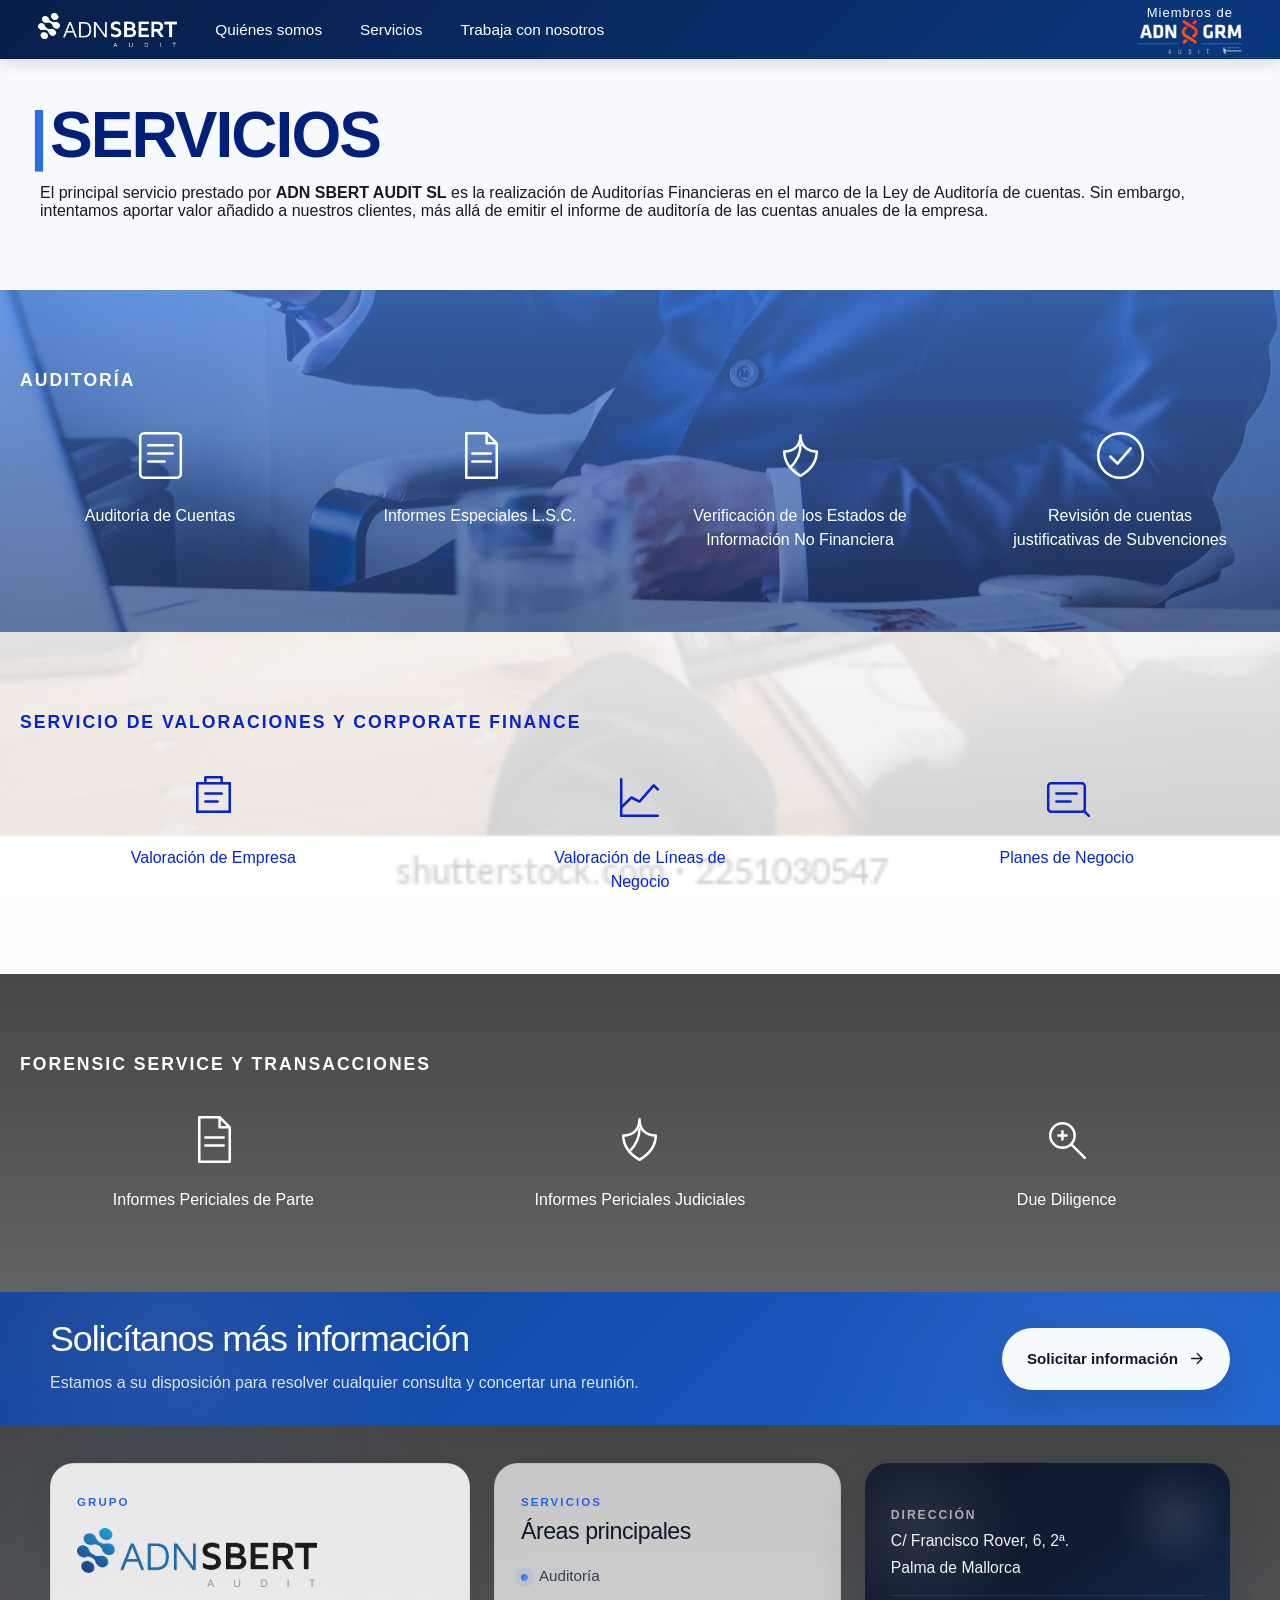
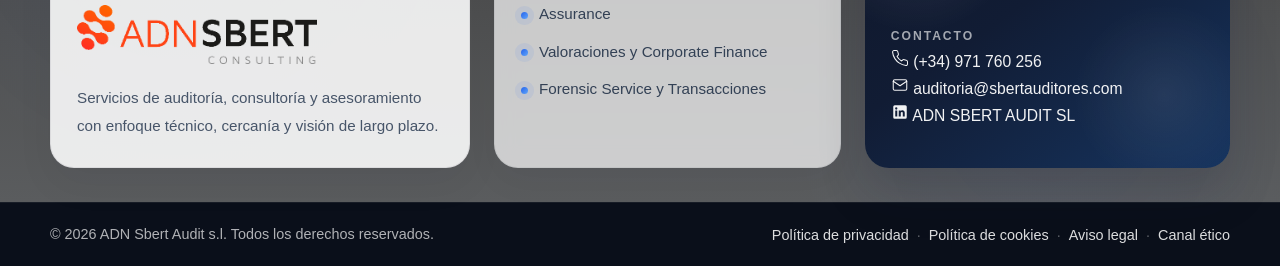
<file: servicios.html>
<!DOCTYPE html>
<html lang="es">
<head>
    <meta charset="UTF-8">
    <meta name="viewport" content="width=device-width, initial-scale=1.0">
    <title>Servicios</title>
    <link rel="stylesheet" href="styles/combined_templates.css">
            <link rel="stylesheet" href="styles/header_footer.css">

</head>
<body>
<div id="header"></div>

<!-- SECCIÓN -->
<section class="company-section">
    <div class="company-container">
        <h2 class="company-title reveal-left" style="margin-left: 10px;"> SERVICIOS</h2>
        <p class="company-description reveal-right">
        El principal servicio prestado por <b>ADN SBERT AUDIT SL</b> es la realización de Auditorías Financieras en el marco de la Ley de Auditoría de cuentas. 
        Sin embargo, intentamos aportar valor añadido a nuestros clientes, más allá de emitir el informe de auditoría de las cuentas anuales de la empresa.</p>
    </div>
</section>

<!-- SERVICIOS AUDITORÍA -->
<section class="company-band">
    <div class="company-bg1"></div>

    <div class="services-container white">
        <h2 class="services-title">Auditoría</h2>

        <div class="services-grid">
            <div class="service-item reveal-up delay-1">
                <div class="service-icon">
                    <svg viewBox="0 0 64 64" aria-hidden="true">
                        <rect x="12" y="10" width="40" height="44" rx="4" fill="none" stroke="currentColor" stroke-width="2.5"/>
                        <line x1="20" y1="22" x2="44" y2="22" stroke="currentColor" stroke-width="2.5" stroke-linecap="round"/>
                        <line x1="20" y1="30" x2="44" y2="30" stroke="currentColor" stroke-width="2.5" stroke-linecap="round"/>
                        <line x1="20" y1="38" x2="36" y2="38" stroke="currentColor" stroke-width="2.5" stroke-linecap="round"/>
                    </svg>
                </div>
                <p>Auditoría de Cuentas</p>
            </div>

            <div class="service-item reveal-up delay-2">
                <div class="service-icon">
                    <svg viewBox="0 0 64 64" aria-hidden="true">
                        <path d="M18 10h20l10 10v34H18z" fill="none" stroke="currentColor" stroke-width="2.5" stroke-linejoin="round"/>
                        <path d="M38 10v10h10" fill="none" stroke="currentColor" stroke-width="2.5" stroke-linejoin="round"/>
                        <line x1="24" y1="30" x2="42" y2="30" stroke="currentColor" stroke-width="2.5" stroke-linecap="round"/>
                        <line x1="24" y1="38" x2="42" y2="38" stroke="currentColor" stroke-width="2.5" stroke-linecap="round"/>
                    </svg>
                </div>
                <p>Informes Especiales L.S.C.</p>
            </div>

            <div class="service-item reveal-up delay-3">
                <div class="service-icon">
                    <svg viewBox="0 0 64 64" aria-hidden="true">
                        <path d="M32 52c10-6 16-14 16-24-10 0-16-6-16-16-0 10-6 16-16 16 0 10 6 18 16 24z" fill="none" stroke="currentColor" stroke-width="2.5" stroke-linejoin="round"/>
                        <path d="M32 22c0 8-4 16-10 22" fill="none" stroke="currentColor" stroke-width="2.5" stroke-linecap="round"/>
                    </svg>
                </div>
                <p>Verificación de los Estados de Información No Financiera</p>
            </div>

            <div class="service-item reveal-up delay-4">
                <div class="service-icon">
                    <svg viewBox="0 0 64 64" aria-hidden="true">
                        <circle cx="32" cy="32" r="22" fill="none" stroke="currentColor" stroke-width="2.5"/>
                        <path d="M22 33l7 7 13-15" fill="none" stroke="currentColor" stroke-width="2.5" stroke-linecap="round" stroke-linejoin="round"/>
                    </svg>
                </div>
                <p>Revisión de cuentas justificativas de Subvenciones</p>
            </div>
        </div>
    </div>
</section>

<!-- SERVICIOS VALORACIÓN -->
<section class="company-band">
    <div class="company-bg2"></div>

    <div class="services-container blue" style="color: rgb(6, 36, 204);">
        <h2 class="services-title">Servicio de Valoraciones y Corporate Finance</h2>

        <div class="services-grid">
            <div class="service-item reveal-up delay-1">
                <div class="service-icon">
                    <svg viewBox="0 0 64 64" aria-hidden="true">
                        <rect x="16" y="18" width="32" height="28" fill="none" stroke="currentColor" stroke-width="2.5"/>
                        <path d="M24 18v-6h16v6" fill="none" stroke="currentColor" stroke-width="2.5" stroke-linejoin="round"/>
                        <line x1="24" y1="28" x2="40" y2="28" stroke="currentColor" stroke-width="2.5" stroke-linecap="round"/>
                        <line x1="24" y1="36" x2="36" y2="36" stroke="currentColor" stroke-width="2.5" stroke-linecap="round"/>
                    </svg>
                </div>
                <p>Valoración de Empresa</p>
            </div>

            <div class="service-item reveal-up delay-2">
                <div class="service-icon">
                    <svg viewBox="0 0 64 64" aria-hidden="true">
                        <polyline points="14,42 24,32 32,36 46,20 50,24" fill="none" stroke="currentColor" stroke-width="2.5" stroke-linecap="round" stroke-linejoin="round"/>
                        <line x1="14" y1="50" x2="50" y2="50" stroke="currentColor" stroke-width="2.5" stroke-linecap="round"/>
                        <line x1="14" y1="14" x2="14" y2="50" stroke="currentColor" stroke-width="2.5" stroke-linecap="round"/>
                    </svg>
                </div>
                <p>Valoración de Líneas de Negocio</p>
            </div>

            <div class="service-item reveal-up delay-4">
                <div class="service-icon">
                    <svg viewBox="0 0 64 64" aria-hidden="true">
                        <rect x="14" y="18" width="36" height="28" rx="3" fill="none" stroke="currentColor" stroke-width="2.5"/>
                        <line x1="22" y1="28" x2="42" y2="28" stroke="currentColor" stroke-width="2.5" stroke-linecap="round"/>
                        <line x1="22" y1="36" x2="36" y2="36" stroke="currentColor" stroke-width="2.5" stroke-linecap="round"/>
                        <path d="M50 46l4 4" fill="none" stroke="currentColor" stroke-width="2.5" stroke-linecap="round"/>
                    </svg>
                </div>
                <p>Planes de Negocio</p>
            </div>
        </div>
    </div>
</section>
<section class="company-band">
    <div class="company-bg3"></div>

    <div class="services-container white">
        <h2 class="services-title">Forensic Service y Transacciones</h2>

        <div class="services-grid">
            <div class="service-item reveal-up delay-2">
                <div class="service-icon">
                    <svg viewBox="0 0 64 64" aria-hidden="true">
                        <path d="M18 10h20l10 10v34H18z" fill="none" stroke="currentColor" stroke-width="2.5" stroke-linejoin="round"/>
                        <path d="M38 10v10h10" fill="none" stroke="currentColor" stroke-width="2.5" stroke-linejoin="round"/>
                        <line x1="24" y1="30" x2="42" y2="30" stroke="currentColor" stroke-width="2.5" stroke-linecap="round"/>
                        <line x1="24" y1="38" x2="42" y2="38" stroke="currentColor" stroke-width="2.5" stroke-linecap="round"/>
                    </svg>
                </div>
                <p>Informes Periciales de Parte</p>
            </div>

            <div class="service-item reveal-up delay-3">
                <div class="service-icon">
                    <svg viewBox="0 0 64 64" aria-hidden="true">
                        <path d="M32 52c10-6 16-14 16-24-10 0-16-6-16-16-0 10-6 16-16 16 0 10 6 18 16 24z" fill="none" stroke="currentColor" stroke-width="2.5" stroke-linejoin="round"/>
                        <path d="M32 22c0 8-4 16-10 22" fill="none" stroke="currentColor" stroke-width="2.5" stroke-linecap="round"/>
                    </svg>
                </div>
                <p>Informes Periciales Judiciales</p>
            </div>

            <div class="service-item reveal-up delay-3">
                <div class="service-icon">
                    <svg viewBox="0 0 64 64" aria-hidden="true">
                        <circle cx="28" cy="28" r="12" fill="none" stroke="currentColor" stroke-width="2.5"/>
                        <line x1="37" y1="37" x2="50" y2="50" stroke="currentColor" stroke-width="2.5" stroke-linecap="round"/>
                        <line x1="24" y1="28" x2="32" y2="28" stroke="currentColor" stroke-width="2.5" stroke-linecap="round"/>
                        <line x1="28" y1="24" x2="28" y2="32" stroke="currentColor" stroke-width="2.5" stroke-linecap="round"/>
                    </svg>
                </div>
                <p>Due Diligence</p>
            </div>
        </div>
    </div>
</section>

<div id="footer"></div>

<script src="js/include.js"></script>
<script src="js/header.js"></script>
<script>
document.addEventListener("DOMContentLoaded", function () {
    const elements = document.querySelectorAll(".reveal-left, .reveal-right, .reveal-up");

    const observer = new IntersectionObserver((entries) => {
        entries.forEach((entry) => {
            if (entry.isIntersecting) {
                entry.target.classList.add("is-visible");
                observer.unobserve(entry.target);
            }
        });
    }, {
        threshold: 0.2
    });

    elements.forEach((el) => observer.observe(el));
});
</script>
</body>
</html>
</file>
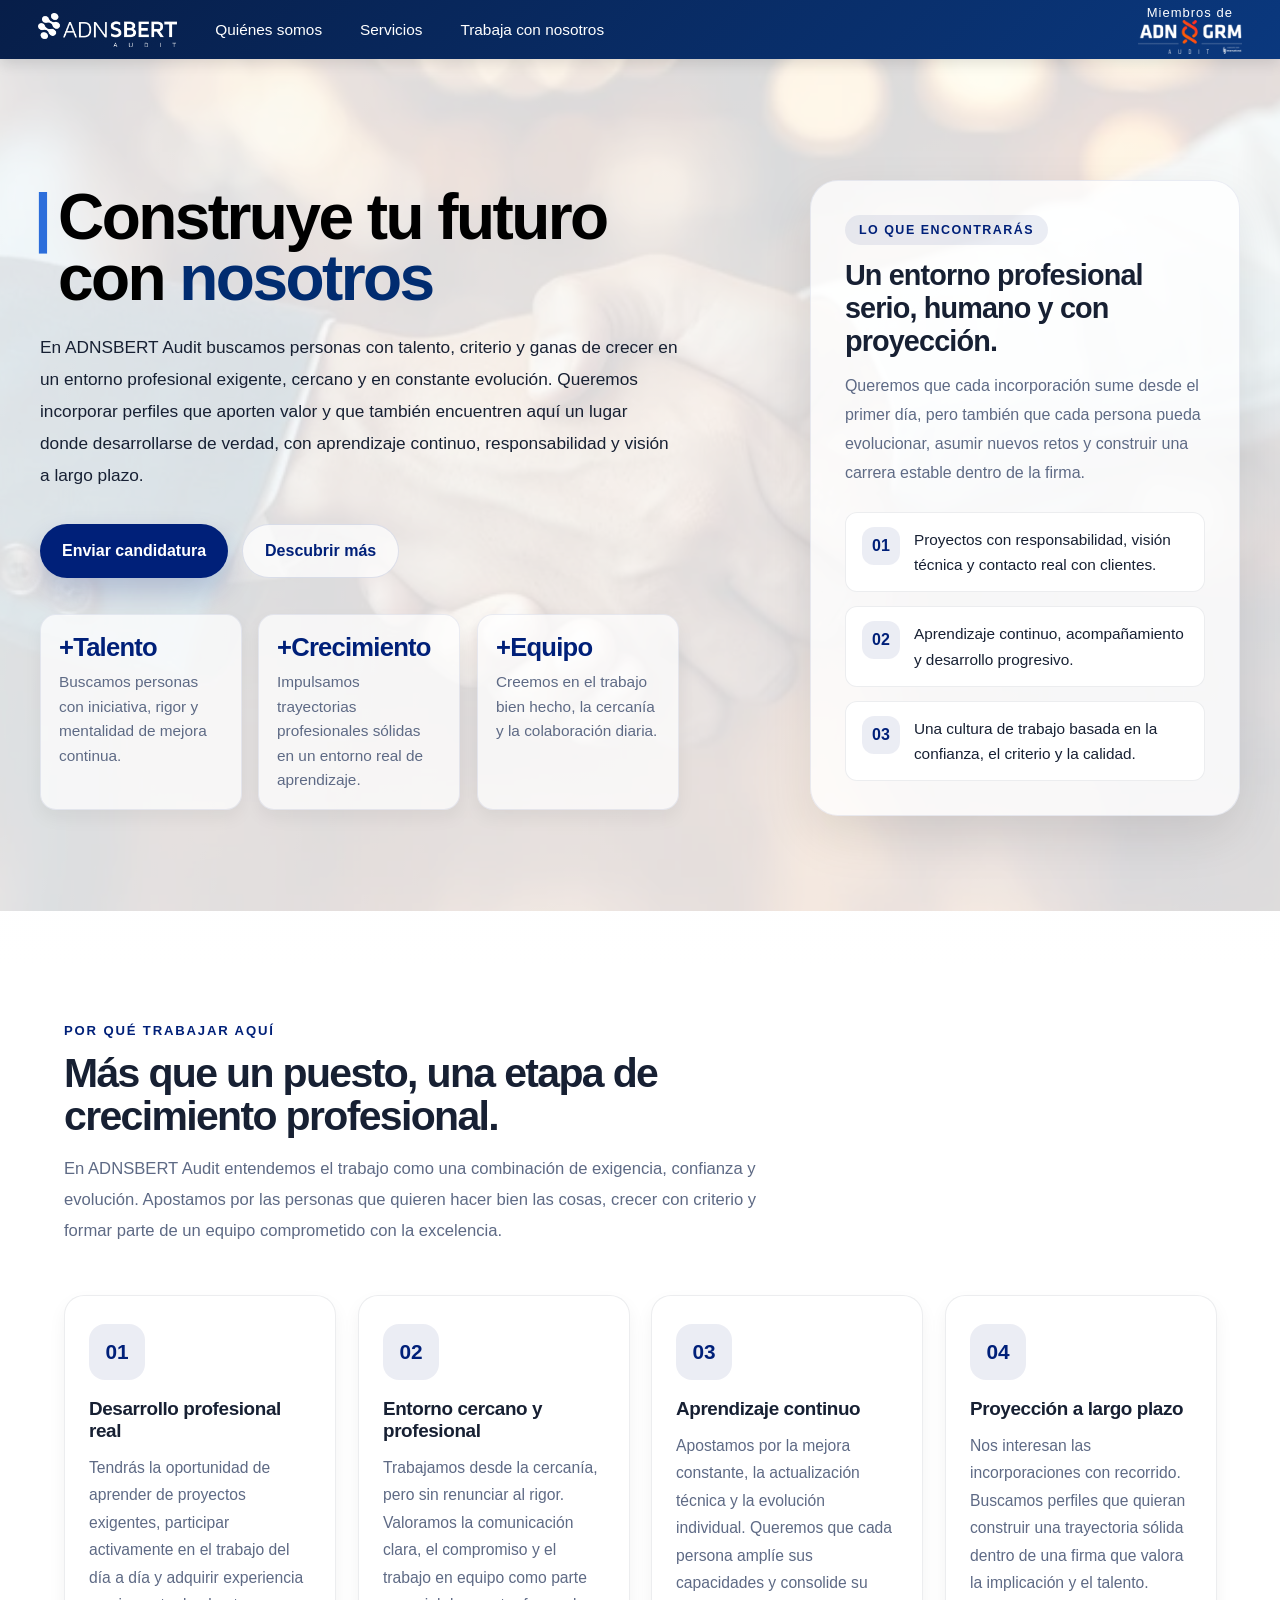
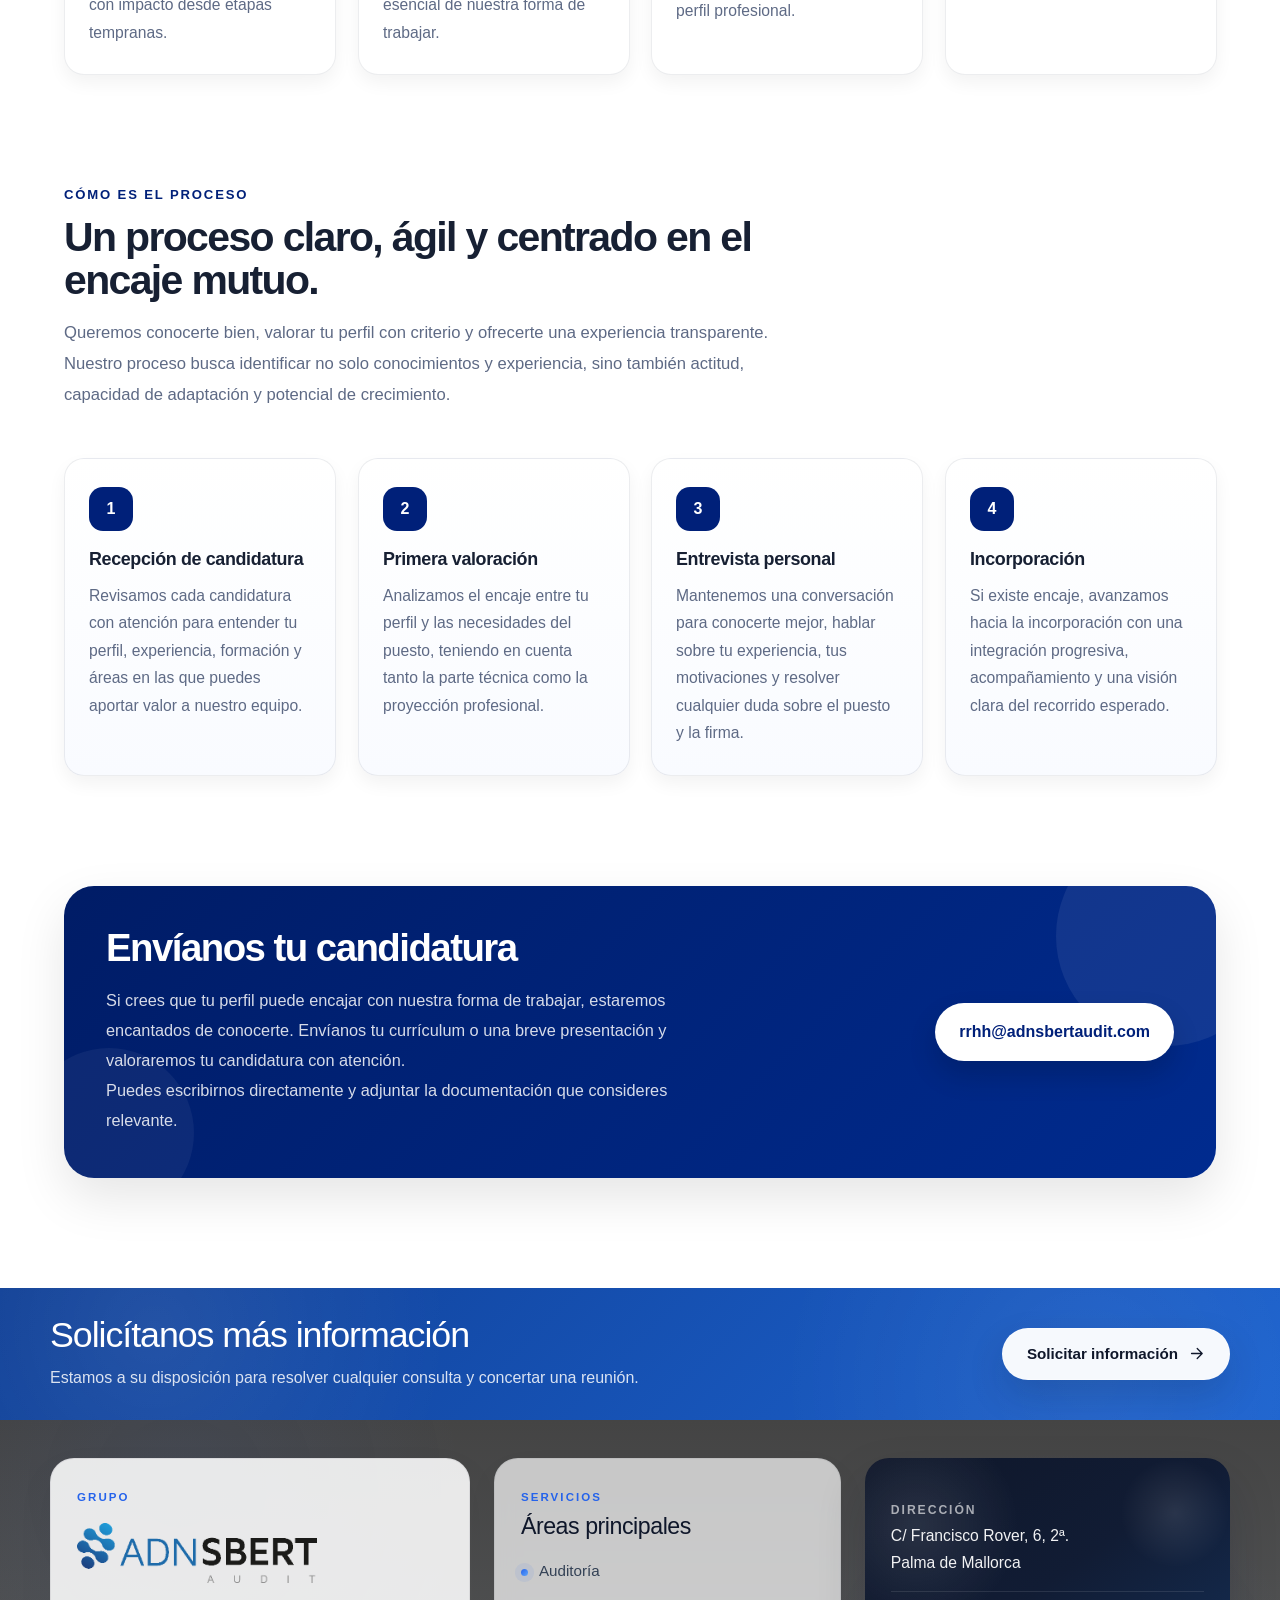
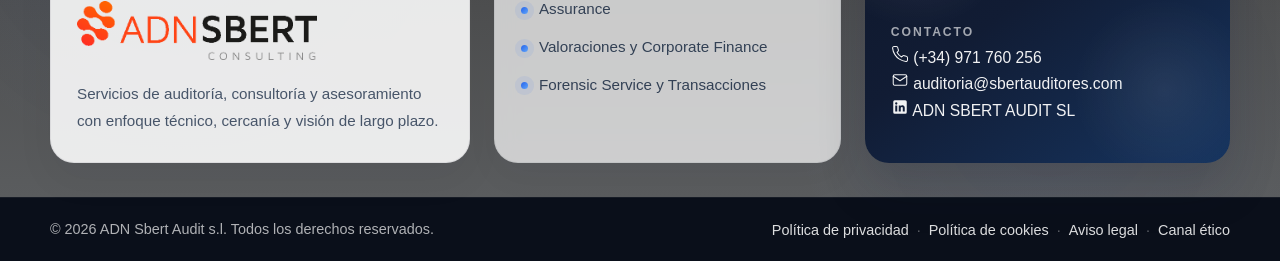
<file: trabaja_con_nosotros.html>
<!DOCTYPE html>
<html lang="es">
<head>
    <meta charset="UTF-8">
    <meta name="viewport" content="width=device-width, initial-scale=1.0">
    <link rel="stylesheet" href="styles/header_footer.css">
    <link rel="stylesheet" href="styles/style.css">
    <title>Trabaja con nosotros</title>
    <style>
        :root {
            --primary: #002079;
            --primary-dark: #00185f;
            --primary-soft: rgba(0, 32, 121, 0.08);
            --primary-light: rgba(0, 32, 121, 0.04);
            --white: #ffffff;
            --text-dark: #172033;
            --text-light: #5e6a85;
            --border-soft: rgba(23, 32, 51, 0.08);
            --shadow-lg: 0 20px 50px rgba(0, 0, 0, 0.10);
            --shadow-md: 0 12px 30px rgba(0, 0, 0, 0.08);
            --shadow-sm: 0 8px 18px rgba(0, 0, 0, 0.05);
            --radius-xl: 28px;
            --radius-lg: 20px;
            --radius-md: 16px;
            --radius-sm: 12px;
            --container: 1200px;
            --section-space: 110px;
        }

        * {
            box-sizing: border-box;
        }

        html {
            scroll-behavior: smooth;
        }

        body {
            margin: 0;
            color: var(--text-dark);
            background:
                radial-gradient(circle at top left, rgba(0, 32, 121, 0.05), transparent 25%),
                linear-gradient(180deg, #f8faff 0%, #ffffff 28%, #ffffff 100%);
        }

        .page-wrapper {
            overflow: hidden;
        }

        .container {
            width: 100%;
            max-width: var(--container);
            margin: 0 auto;
            padding: 0 24px;
        }

        /* HERO */
        .company-section {
            position: relative;
            overflow: hidden;
            min-height: 760px;
            display: flex;
            align-items: center;
            padding: 130px 24px 95px;
            isolation: isolate;
        }

        .company-bg {
            position: absolute;
            inset: 0;
            background:
                linear-gradient(100deg, rgba(255, 255, 255, 0.404) 0%, rgba(255, 255, 255, 0.26) 40%, rgba(255, 255, 255, 0.274) 100%),
                url("styles/img/trabaja_con_nosotros/fondo6.webp") center/cover no-repeat;
            z-index: -2;
        }

        .company-bg::after {
            content: "";
            position: absolute;
            inset: 0;
            background:
                radial-gradient(circle at 15% 20%, rgba(0, 32, 121, 0.08), transparent 35%),
                radial-gradient(circle at 85% 75%, rgba(0, 32, 121, 0.18), transparent 30%);
            z-index: -1;
        }

        .hero-grid {
            width: 100%;
            max-width: var(--container);
            margin: 0 auto;
            display: grid;
            grid-template-columns: minmax(320px, 1.1fr) minmax(300px, 0.9fr);
            gap: 38px;
            align-items: center;
        }

        .hero-left {
            max-width: 760px;
        }

        .hero-kicker {
            display: inline-flex;
            align-items: center;
            gap: 10px;
            padding: 10px 16px;
            border-radius: 999px;
            background: rgba(255, 255, 255, 0.78);
            border: 1px solid rgba(0, 32, 121, 0.10);
            color: var(--primary);
            font-size: 0.82rem;
            font-weight: 700;
            text-transform: uppercase;
            letter-spacing: 0.14em;
            backdrop-filter: blur(8px);
            margin-bottom: 24px;
        }

        .hero-kicker::before {
            content: "";
            width: 8px;
            height: 8px;
            border-radius: 50%;
            background: var(--primary);
            display: inline-block;
        }

        /* SE MANTIENE EL ESTILO DEL TÍTULO PRINCIPAL */
        .company-title {
            position: relative;
            margin: 0 0 22px;
            font-size: clamp(2.5rem, 5vw, 4.6rem);
            line-height: 0.96;
            letter-spacing: -0.04em;
            color: var(--primary);
            font-weight: 800;
            text-wrap: balance;
        }

        .hero-description {
            max-width: 690px;
            margin: 0 0 32px;
            font-size: 1.08rem;
            line-height: 1.85;
            color: var(--text-dark);
        }

        .hero-actions {
            display: flex;
            flex-wrap: wrap;
            gap: 14px;
            margin-bottom: 36px;
        }

        .btn-primary,
        .btn-secondary {
            display: inline-flex;
            align-items: center;
            justify-content: center;
            gap: 10px;
            min-height: 54px;
            padding: 0 22px;
            border-radius: 999px;
            text-decoration: none;
            font-weight: 700;
            transition: transform 0.22s ease, box-shadow 0.22s ease, background 0.22s ease;
        }

        .btn-primary {
            background: var(--primary);
            color: var(--white);
            box-shadow: 0 14px 28px rgba(0, 32, 121, 0.20);
        }

        .btn-primary:hover {
            transform: translateY(-2px);
            background: var(--primary-dark);
        }

        .btn-secondary {
            background: rgba(255,255,255,0.72);
            color: var(--primary);
            border: 1px solid rgba(0, 32, 121, 0.12);
            backdrop-filter: blur(10px);
        }

        .btn-secondary:hover {
            transform: translateY(-2px);
            box-shadow: var(--shadow-sm);
        }

        .hero-highlights {
            display: grid;
            grid-template-columns: repeat(3, minmax(140px, 1fr));
            gap: 16px;
            max-width: 760px;
        }

        .highlight-card {
            padding: 18px 18px 16px;
            border-radius: var(--radius-md);
            background: rgba(255,255,255,0.72);
            border: 1px solid rgba(0, 32, 121, 0.08);
            backdrop-filter: blur(10px);
            box-shadow: var(--shadow-sm);
        }

        .highlight-number {
            display: block;
            margin-bottom: 8px;
            font-size: 1.6rem;
            font-weight: 800;
            color: var(--primary);
            letter-spacing: -0.03em;
        }

        .highlight-text {
            margin: 0;
            font-size: 0.96rem;
            line-height: 1.6;
            color: var(--text-light);
        }

        .hero-right {
            display: flex;
            justify-content: flex-end;
        }

        .hero-panel {
            width: 100%;
            max-width: 430px;
            padding: 34px;
            border-radius: var(--radius-xl);
            background: rgba(255,255,255,0.78);
            border: 1px solid rgba(0, 32, 121, 0.08);
            backdrop-filter: blur(12px);
            box-shadow: var(--shadow-lg);
        }

        .hero-panel-label {
            display: inline-block;
            margin-bottom: 14px;
            padding: 8px 14px;
            border-radius: 999px;
            background: var(--primary-soft);
            color: var(--primary);
            font-size: 0.78rem;
            font-weight: 700;
            letter-spacing: 0.12em;
            text-transform: uppercase;
        }

        .hero-panel h2 {
            margin: 0 0 14px;
            font-size: 1.8rem;
            line-height: 1.15;
            color: var(--text-dark);
            letter-spacing: -0.03em;
        }

        .hero-panel p {
            margin: 0 0 24px;
            font-size: 1rem;
            line-height: 1.8;
            color: var(--text-light);
        }

        .hero-panel-list {
            display: grid;
            gap: 14px;
        }

        .hero-panel-item {
            display: flex;
            align-items: flex-start;
            gap: 14px;
            padding: 14px 16px;
            border-radius: var(--radius-sm);
            background: #ffffff;
            border: 1px solid var(--border-soft);
        }

        .hero-panel-item-icon {
            width: 38px;
            height: 38px;
            flex: 0 0 38px;
            border-radius: 12px;
            display: flex;
            align-items: center;
            justify-content: center;
            background: var(--primary-soft);
            color: var(--primary);
            font-size: 1rem;
            font-weight: 700;
        }

        .hero-panel-item p {
            margin: 0;
            font-size: 0.96rem;
            line-height: 1.65;
            color: var(--text-dark);
        }

        /* SECCIONES GENERALES */
        .content-section {
            padding: var(--section-space) 0;
        }

        .section-head {
            max-width: 760px;
            margin-bottom: 48px;
        }

        .section-kicker {
            display: inline-block;
            margin-bottom: 14px;
            font-size: 0.82rem;
            font-weight: 700;
            letter-spacing: 0.14em;
            text-transform: uppercase;
            color: var(--primary);
        }

        .section-title {
            margin: 0 0 16px;
            font-size: clamp(2rem, 3.2vw, 3rem);
            line-height: 1.05;
            letter-spacing: -0.04em;
            color: var(--text-dark);
        }

        .section-description {
            margin: 0;
            max-width: 720px;
            font-size: 1.04rem;
            line-height: 1.85;
            color: var(--text-light);
        }

        /* POR QUÉ TRABAJAR AQUÍ */
        .benefits-grid {
            display: grid;
            grid-template-columns: repeat(4, minmax(220px, 1fr));
            gap: 22px;
        }

        .benefit-card {
            height: 100%;
            padding: 28px 24px;
            border-radius: var(--radius-lg);
            background: #ffffff;
            border: 1px solid var(--border-soft);
            box-shadow: var(--shadow-sm);
            transition: transform 0.24s ease, box-shadow 0.24s ease;
        }

        .benefit-card:hover {
            transform: translateY(-5px);
            box-shadow: var(--shadow-md);
        }

        .benefit-icon {
            width: 56px;
            height: 56px;
            margin-bottom: 18px;
            border-radius: 16px;
            display: flex;
            align-items: center;
            justify-content: center;
            background: var(--primary-soft);
            color: var(--primary);
            font-size: 1.3rem;
            font-weight: 800;
        }

        .benefit-card h3 {
            margin: 0 0 12px;
            font-size: 1.18rem;
            letter-spacing: -0.02em;
            color: var(--text-dark);
        }

        .benefit-card p {
            margin: 0;
            font-size: 0.98rem;
            line-height: 1.75;
            color: var(--text-light);
        }

        /* PROCESO */
        .process-wrap {
            display: grid;
            grid-template-columns: repeat(4, minmax(200px, 1fr));
            gap: 22px;
            position: relative;
        }

        .process-step {
            position: relative;
            padding: 28px 24px;
            border-radius: var(--radius-lg);
            background: linear-gradient(180deg, #ffffff 0%, #f9fbff 100%);
            border: 1px solid var(--border-soft);
            box-shadow: var(--shadow-sm);
        }

        .process-number {
            display: inline-flex;
            align-items: center;
            justify-content: center;
            width: 44px;
            height: 44px;
            margin-bottom: 18px;
            border-radius: 14px;
            background: var(--primary);
            color: #ffffff;
            font-size: 1rem;
            font-weight: 800;
        }

        .process-step h3 {
            margin: 0 0 12px;
            font-size: 1.12rem;
            color: var(--text-dark);
            letter-spacing: -0.02em;
        }

        .process-step p {
            margin: 0;
            font-size: 0.98rem;
            line-height: 1.75;
            color: var(--text-light);
        }

        /* CANDIDATURA */
        .apply-section {
            padding: 0 0 110px;
        }

        .apply-card {
            position: relative;
            overflow: hidden;
            display: grid;
            grid-template-columns: minmax(320px, 1fr) minmax(280px, 0.8fr);
            gap: 28px;
            align-items: center;
            padding: 42px;
            border-radius: 30px;
            background: linear-gradient(135deg, #001c66 0%, #002b8f 100%);
            color: #ffffff;
            box-shadow: var(--shadow-lg);
        }

        .apply-card::before {
            content: "";
            position: absolute;
            right: -60px;
            top: -60px;
            width: 220px;
            height: 220px;
            border-radius: 50%;
            background: rgba(255,255,255,0.07);
        }

        .apply-card::after {
            content: "";
            position: absolute;
            left: -40px;
            bottom: -40px;
            width: 170px;
            height: 170px;
            border-radius: 50%;
            background: rgba(255,255,255,0.05);
        }

        .apply-card > * {
            position: relative;
            z-index: 1;
        }

        .apply-card h2 {
            margin: 0 0 16px;
            font-size: clamp(2rem, 3vw, 2.6rem);
            line-height: 1.06;
            letter-spacing: -0.04em;
        }

        .apply-card p {
            margin: 0;
            max-width: 720px;
            font-size: 1.02rem;
            line-height: 1.85;
            color: rgba(255,255,255,0.84);
        }

        .apply-actions {
            display: flex;
            justify-content: flex-end;
        }

        .apply-mail {
            display: inline-flex;
            align-items: center;
            justify-content: center;
            min-height: 58px;
            padding: 0 24px;
            border-radius: 999px;
            background: #ffffff;
            color: var(--primary);
            text-decoration: none;
            font-weight: 800;
            box-shadow: 0 14px 28px rgba(0,0,0,0.16);
            transition: transform 0.22s ease, box-shadow 0.22s ease;
            text-align: center;
        }

        .apply-mail:hover {
            transform: translateY(-2px);
            box-shadow: 0 18px 34px rgba(0,0,0,0.20);
        }

        .apply-note {
            margin-top: 14px;
            font-size: 0.92rem;
            color: rgba(255,255,255,0.72);
        }

        /* ANIMACIONES */
        .reveal-up,
        .reveal-fade,
        .reveal-scale {
            opacity: 0;
            transition: all 0.8s ease;
        }

        .reveal-up {
            transform: translateY(40px);
        }

        .reveal-fade {
            transform: translateY(20px);
        }

        .reveal-scale {
            transform: scale(0.96);
        }

        .is-visible {
            opacity: 1;
            transform: none;
        }

        .delay-1 {
            transition-delay: 0.12s;
        }

        .delay-2 {
            transition-delay: 0.22s;
        }

        .delay-3 {
            transition-delay: 0.32s;
        }

        /* RESPONSIVE */
        @media (max-width: 1100px) {
            .hero-grid,
            .apply-card {
                grid-template-columns: 1fr;
            }

            .hero-right,
            .apply-actions {
                justify-content: flex-start;
            }

            .benefits-grid,
            .process-wrap {
                grid-template-columns: repeat(2, minmax(220px, 1fr));
            }
        }

        @media (max-width: 768px) {
            :root {
                --section-space: 85px;
            }

            .company-section {
                min-height: auto;
                padding: 105px 18px 76px;
            }

            .container {
                padding: 0 18px;
            }

            .hero-kicker {
                margin-bottom: 20px;
            }

            .hero-description {
                font-size: 1rem;
                line-height: 1.8;
            }

            .hero-highlights {
                grid-template-columns: 1fr;
            }

            .hero-panel {
                padding: 24px;
            }

            .benefits-grid,
            .process-wrap {
                grid-template-columns: 1fr;
            }

            .apply-card {
                padding: 30px 24px;
                border-radius: 24px;
            }

            .company-title {
                font-size: clamp(2.2rem, 9vw, 3.2rem);
                margin-bottom: 35px;
                margin-left: 10px;
            }

            .company-title::before {
                content: "|";
                position: absolute;
                left: -10px;
                top: 0;
                color: #2c6edb;
                font-weight: 600;
            }
        }

        @media (max-width: 480px) {
            body {
                margin-top: -70px;
            }
            .company-title {
                top: 10px;
                font-size: clamp(2.2rem, 9vw, 3.2rem);
                margin-bottom: 35px;
                margin-left: 10px;
            }

            .company-title::before {
                content: "|";
                position: absolute;
                left: -10px;
                top: 0;
                color: #162a49;
                font-weight: 600;
            }

            .section-title {
                font-size: 1.9rem;
            }

            .apply-mail,
            .btn-primary,
            .btn-secondary {
                width: 100%;
            }
        }
    </style>
</head>
<body>
<div id="header"></div>

<div class="page-wrapper">

    <section class="company-section">
        <div class="company-bg"></div>

        <div class="hero-grid">
            <div class="hero-left reveal-up">

                <div class="about-hero">
                    <h1 class="company-title" style="color:black">
                        Construye tu futuro con <span style="color:#012c70">nosotros</span>
                    </h1>
                </div>

                <p class="hero-description">
                    En ADNSBERT Audit buscamos personas con talento, criterio y ganas de crecer en un entorno profesional exigente, cercano y en constante evolución. Queremos incorporar perfiles que aporten valor y que también encuentren aquí un lugar donde desarrollarse de verdad, con aprendizaje continuo, responsabilidad y visión a largo plazo.
                </p>

                <div class="hero-actions">
                    <a href="#candidatura" class="btn-primary">Enviar candidatura</a>
                    <a href="#por-que-aqui" class="btn-secondary">Descubrir más</a>
                </div>

                <div class="hero-highlights">
                    <div class="highlight-card reveal-fade delay-1">
                        <span class="highlight-number">+Talento</span>
                        <p class="highlight-text">Buscamos personas con iniciativa, rigor y mentalidad de mejora continua.</p>
                    </div>
                    <div class="highlight-card reveal-fade delay-2">
                        <span class="highlight-number">+Crecimiento</span>
                        <p class="highlight-text">Impulsamos trayectorias profesionales sólidas en un entorno real de aprendizaje.</p>
                    </div>
                    <div class="highlight-card reveal-fade delay-3">
                        <span class="highlight-number">+Equipo</span>
                        <p class="highlight-text">Creemos en el trabajo bien hecho, la cercanía y la colaboración diaria.</p>
                    </div>
                </div>
            </div>

            <div class="hero-right reveal-scale delay-1">
                <div class="hero-panel">
                    <span class="hero-panel-label">Lo que encontrarás</span>
                    <h2>Un entorno profesional serio, humano y con proyección.</h2>
                    <p>
                        Queremos que cada incorporación sume desde el primer día, pero también que cada persona pueda evolucionar, asumir nuevos retos y construir una carrera estable dentro de la firma.
                    </p>

                    <div class="hero-panel-list">
                        <div class="hero-panel-item">
                            <div class="hero-panel-item-icon">01</div>
                            <p>Proyectos con responsabilidad, visión técnica y contacto real con clientes.</p>
                        </div>
                        <div class="hero-panel-item">
                            <div class="hero-panel-item-icon">02</div>
                            <p>Aprendizaje continuo, acompañamiento y desarrollo progresivo.</p>
                        </div>
                        <div class="hero-panel-item">
                            <div class="hero-panel-item-icon">03</div>
                            <p>Una cultura de trabajo basada en la confianza, el criterio y la calidad.</p>
                        </div>
                    </div>
                </div>
            </div>
        </div>
    </section>

    <section id="por-que-aqui" class="content-section">
        <div class="container">
            <div class="section-head reveal-up">
                <span class="section-kicker">Por qué trabajar aquí</span>
                <h2 class="section-title">Más que un puesto, una etapa de crecimiento profesional.</h2>
                <p class="section-description">
                    En ADNSBERT Audit entendemos el trabajo como una combinación de exigencia, confianza y evolución. Apostamos por las personas que quieren hacer bien las cosas, crecer con criterio y formar parte de un equipo comprometido con la excelencia.
                </p>
            </div>

            <div class="benefits-grid">
                <article class="benefit-card reveal-up">
                    <div class="benefit-icon">01</div>
                    <h3>Desarrollo profesional real</h3>
                    <p>
                        Tendrás la oportunidad de aprender de proyectos exigentes, participar activamente en el trabajo del día a día y adquirir experiencia con impacto desde etapas tempranas.
                    </p>
                </article>

                <article class="benefit-card reveal-up delay-1">
                    <div class="benefit-icon">02</div>
                    <h3>Entorno cercano y profesional</h3>
                    <p>
                        Trabajamos desde la cercanía, pero sin renunciar al rigor. Valoramos la comunicación clara, el compromiso y el trabajo en equipo como parte esencial de nuestra forma de trabajar.
                    </p>
                </article>

                <article class="benefit-card reveal-up delay-2">
                    <div class="benefit-icon">03</div>
                    <h3>Aprendizaje continuo</h3>
                    <p>
                        Apostamos por la mejora constante, la actualización técnica y la evolución individual. Queremos que cada persona amplíe sus capacidades y consolide su perfil profesional.
                    </p>
                </article>

                <article class="benefit-card reveal-up delay-3">
                    <div class="benefit-icon">04</div>
                    <h3>Proyección a largo plazo</h3>
                    <p>
                        Nos interesan las incorporaciones con recorrido. Buscamos perfiles que quieran construir una trayectoria sólida dentro de una firma que valora la implicación y el talento.
                    </p>
                </article>
            </div>
        </div>
    </section>

    <section class="content-section" style="padding-top: 0;">
        <div class="container">
            <div class="section-head reveal-up">
                <span class="section-kicker">Cómo es el proceso</span>
                <h2 class="section-title">Un proceso claro, ágil y centrado en el encaje mutuo.</h2>
                <p class="section-description">
                    Queremos conocerte bien, valorar tu perfil con criterio y ofrecerte una experiencia transparente. Nuestro proceso busca identificar no solo conocimientos y experiencia, sino también actitud, capacidad de adaptación y potencial de crecimiento.
                </p>
            </div>

            <div class="process-wrap">
                <article class="process-step reveal-up">
                    <span class="process-number">1</span>
                    <h3>Recepción de candidatura</h3>
                    <p>
                        Revisamos cada candidatura con atención para entender tu perfil, experiencia, formación y áreas en las que puedes aportar valor a nuestro equipo.
                    </p>
                </article>

                <article class="process-step reveal-up delay-1">
                    <span class="process-number">2</span>
                    <h3>Primera valoración</h3>
                    <p>
                        Analizamos el encaje entre tu perfil y las necesidades del puesto, teniendo en cuenta tanto la parte técnica como la proyección profesional.
                    </p>
                </article>

                <article class="process-step reveal-up delay-2">
                    <span class="process-number">3</span>
                    <h3>Entrevista personal</h3>
                    <p>
                        Mantenemos una conversación para conocerte mejor, hablar sobre tu experiencia, tus motivaciones y resolver cualquier duda sobre el puesto y la firma.
                    </p>
                </article>

                <article class="process-step reveal-up delay-3">
                    <span class="process-number">4</span>
                    <h3>Incorporación</h3>
                    <p>
                        Si existe encaje, avanzamos hacia la incorporación con una integración progresiva, acompañamiento y una visión clara del recorrido esperado.
                    </p>
                </article>
            </div>
        </div>
    </section>

    <section id="candidatura" class="apply-section">
        <div class="container">
            <div class="apply-card reveal-scale">
                <div>
                    <h2>Envíanos tu candidatura</h2>
                    <p>
                        Si crees que tu perfil puede encajar con nuestra forma de trabajar, estaremos encantados de conocerte. Envíanos tu currículum o una breve presentación y valoraremos tu candidatura con atención.
                    </p>
                    <p class="apply-note">
                        Puedes escribirnos directamente y adjuntar la documentación que consideres relevante.
                    </p>
                </div>

                <div class="apply-actions">
                    <a class="apply-mail" href="mailto:rrhh@adnsbertaudit.com?subject=Candidatura%20-%20Trabaja%20con%20nosotros">
                        rrhh@adnsbertaudit.com
                    </a>
                </div>
            </div>
        </div>
    </section>

</div>

<div id="footer"></div>

<script src="js/include.js"></script>
<script src="js/header.js"></script>

<script>
    const revealElements = document.querySelectorAll('.reveal-up, .reveal-fade, .reveal-scale');

    const revealObserver = new IntersectionObserver((entries) => {
        entries.forEach(entry => {
            if (entry.isIntersecting) {
                entry.target.classList.add('is-visible');
            }
        });
    }, {
        threshold: 0.15
    });

    revealElements.forEach(el => revealObserver.observe(el));
</script>
</body>
</html>
</file>
<file: styles/header_footer.css>
/* ===== HEADER BASE ===== */
.site-header {
    position: fixed;
    top: 0;
    left: 0;
    width: 100%;
    z-index: 1000;

    background: linear-gradient(135deg, #071e49, #0a387e);
    color: white;
    box-shadow: 0 4px 14px rgba(0, 0, 0, 0.12);

    transition:
        background 0.35s ease,
        box-shadow 0.35s ease,
        padding 0.35s ease,
        min-height 0.35s ease,
        transform 0.35s ease;
}

.site-header.hidden {
    transform: translateY(-100%);
}

.header-container {
    max-width: 100%;
    margin: 0 auto;

    display: flex;
    align-items: center;
    justify-content: flex-start; /* logo pegado a la izquierda dentro del contenedor */

    padding: 5px 38px;
    transition: padding 0.35s ease;
}

/* logo */
.logo {
    font-size: 1.45rem;
    font-weight: 700;
    letter-spacing: 1px;
    transition:
        font-size 0.35s ease,
        transform 0.35s ease;
}

/* make logo image fit header and be responsive */
.logo img {
    max-height: 34px;
    width: auto;
    display: block;
}

.adngrm-logo {
    font-size: 1.45rem;
    font-weight: 700;
    letter-spacing: 1px;
    transition:
        font-size 0.35s ease,
        transform 0.35s ease;
}

.adngrm-logo img {
    max-height: 34px;
    width: auto;
    display: block;
}

.adngrm-logo {
    margin-left: auto;
    order: 1;
}

.nav {
    order: 0;
}

/* nav */
.nav {
    display: flex;
    gap: 38px;
    align-items: center;
    transition: gap 0.35s ease;
}

.nav a {
    color: white;
    text-decoration: none;
    font-size: 0.96rem;
    font-weight: 500;
    position: relative;
    transition:
        opacity 0.25s ease,
        font-size 0.35s ease;
}

.nav a:hover {
    opacity: 0.85;
}

.nav a::after {
    content: "";
    position: absolute;
    left: 0;
    bottom: -5px;
    width: 0;
    height: 2px;
    background: white;
    transition: width 0.3s ease;
}

.nav a:hover::after {
    width: 100%;
}

.mobile-menu-toggle {
    display: none;
}

.site-header {
    transition:
        background 0.35s ease,
        box-shadow 0.35s ease,
        padding 0.35s ease,
        min-height 0.35s ease,
        transform 0.35s ease;
}

/* ===== HEADER AL HACER SCROLL ===== */
.site-header.scrolled {
    box-shadow: 0 6px 18px rgba(0, 0, 0, 0.18);
    background: linear-gradient(135deg, #04122c, #092958);
}

.site-header.scrolled .header-container {
    padding: 8px 18px;
}

.site-header.scrolled .logo {
    font-size: 1.1rem;
    transform: scale(0.98);
}

.site-header.scrolled .logo img {
    max-height: 40px;
}

.site-header.scrolled .nav {
    gap: 14px;
}

.site-header.scrolled .nav a {
    font-size: 0.88rem;
}

/* ===== RESPONSIVE ===== */
@media (max-width: 900px) {
    .header-container {
        flex-direction: column;
        gap: 12px;
        padding: 16px 18px;
    }

    .nav {
        flex-wrap: wrap;
        justify-content: center;
        gap: 14px;
    }

    .site-header.scrolled .header-container {
        padding: 10px 18px;
    }
}

/* ===== MOBILE: menu toggle & better tap targets (only affects small screens) ===== */
@media (max-width: 900px) {
    .header-container {
        align-items: center;
    }

    .adngrm-logo {
            display: none;
    }

    /* en móvil, restablecer orden y margen para que apilen correctamente */
    .logo {
        margin-left: 0;
        order: 0;
    }

    .mobile-menu-toggle {
        display: inline-flex;
        align-items: center;
        justify-content: center;
        background: transparent;
        border: 2px solid rgba(255,255,255,0.12);
        color: white;
        width: 44px;
        height: 44px;
        border-radius: 10px;
        cursor: pointer;
        margin-left: auto;
        flex-shrink: 0;
    }

    /* hide desktop horizontal nav by default on mobile, show only when .nav-open */
    .nav {
        display: none;
        width: 100%;
        flex-direction: column;
        gap: 12px;
        margin-top: 8px;
    }

    .site-header.nav-open .nav {
        display: flex;
    }

    .nav a {
        display: block;
        width: 100%;
        padding: 12px 12px;
        text-align: left;
        background: rgba(255,255,255,0.03);
        border-radius: 8px;
        font-size: 1rem;
        box-shadow: none;
    }

    .logo {
        order: 0;
    }

    /* make footer CTA touch friendly on small screens */
    .footer-cta-content {
        flex-direction: column;
        align-items: stretch;
        gap: 18px;
    }

    .footer-cta-button {
        width: 100%;
        min-width: unset;
        height: 56px;
        border-radius: 12px;
    }
}

/* ===== FOOTER ===== */
.site-footer {
    position: relative;
    width: 100%;
    color: #0f172a;
    font-family: Arial, sans-serif;
    background: #0b1220;
    overflow: hidden;
}

/* ===== CTA SUPERIOR ===== */
.footer-cta {
    position: relative;
    background:
        radial-gradient(circle at 12% 30%, rgba(255,255,255,0.08), transparent 26%),
        radial-gradient(circle at 85% 70%, rgba(255,255,255,0.06), transparent 28%),
        linear-gradient(135deg, #0f3f96 0%, #1d63cf 100%);
    padding: 28px 20px;
    overflow: hidden;
}

.footer-cta::before {
    content: "";
    position: absolute;
    inset: 0;
    background: linear-gradient(
        120deg,
        transparent 0%,
        rgba(255,255,255,0.08) 35%,
        transparent 65%
    );
    transform: translateX(-100%);
    animation: footerShine 7s ease-in-out infinite;
    pointer-events: none;
}

.footer-cta-content {
    position: relative;
    z-index: 1;
    max-width: 1180px;
    margin: 0 auto;
    display: flex;
    align-items: center;
    justify-content: space-between;
    gap: 32px;
}

.footer-eyebrow {
    display: inline-block;
    margin-bottom: 10px;
    font-family: 'Inter', sans-serif;
    font-size: 0.74rem;
    font-weight: 600;
    letter-spacing: 0.22em;
    text-transform: uppercase;
    color: rgba(255,255,255,0.72);
}

.footer-cta-text h2 {
    margin: 0 0 10px;
    font-family: 'Inter', sans-serif;
    font-size: clamp(1.8rem, 2.8vw, 2.7rem);
    font-weight: 300;
    line-height: 1.08;
    letter-spacing: -0.03em;
    color: #ffffff;
}

.footer-cta-text p {
    margin: 0;
    font-size: 1rem;
    line-height: 1.75;
    color: rgba(255,255,255,0.84);
    max-width: 640px;
}

.footer-cta-button {
    display: inline-flex;
    align-items: center;
    justify-content: center;
    gap: 10px;
    min-width: 220px;
    min-height: 52px;
    padding: 0 24px;
    border-radius: 999px;
    background: rgba(255,255,255,0.96);
    color: #0f172a;
    text-decoration: none;
    font-family: 'Inter', sans-serif;
    font-size: 0.95rem;
    font-weight: 600;
    border: 1px solid rgba(255,255,255,0.28);
    box-shadow: 0 16px 36px rgba(15, 23, 42, 0.16);
    transition:
        transform 0.25s ease,
        box-shadow 0.25s ease,
        background-color 0.25s ease;
}

.footer-cta-button svg {
    width: 17px;
    height: 17px;
    transition: transform 0.25s ease;
}

.footer-cta-button:hover {
    transform: translateY(-2px);
    background: #ffffff;
    box-shadow: 0 20px 40px rgba(15, 23, 42, 0.22);
}

.footer-cta-button:hover svg {
    transform: translateX(3px);
}

/* ocultar CTA en contacto */
.contact-page .footer-cta {
    display: none !important;
}

/* ===== ZONA PRINCIPAL ===== */
.footer-main {
    position: relative;
    background:
        radial-gradient(circle at 14% 18%, rgba(37, 99, 235, 0.07), transparent 25%),
        radial-gradient(circle at 82% 76%, rgba(37, 99, 235, 0.05), transparent 24%),
        linear-gradient(to bottom, #444444 0%, #5a5c5e 100%);
    padding: 38px 20px 34px;
}

.footer-main-content {
    max-width: 1180px;
    margin: 0 auto;
    display: grid;
    grid-template-columns: 1.15fr 0.95fr 1fr;
    gap: 24px;
    align-items: stretch;
}

/* ===== TARJETAS BASE ===== */
.footer-brand-card,
.footer-services-card,
.footer-contact-card {
    position: relative;
    border-radius: 24px;
    overflow: hidden;
    transition:
        transform 0.28s ease,
        box-shadow 0.28s ease,
        border-color 0.28s ease;
}

.footer-brand-card:hover,
.footer-services-card:hover,
.footer-contact-card:hover {
    transform: translateY(-4px);
}

/* ===== TARJETA LOGOS ===== */
.footer-brand-card {
    background: rgba(255,255,255,0.88);
    border: 1px solid rgba(15, 23, 42, 0.07);
    box-shadow: 0 16px 38px rgba(15, 23, 42, 0.05);
    padding: 28px 26px;
}

.footer-brand-logos {
    display: grid;
    gap: 18px;
    margin: 10px 0 20px;
}

.footer-brand-logos img {
    max-width: 240px;
    width: 100%;
    height: auto;
    display: block;
    filter: saturate(1) contrast(1.02);
}

.footer-brand-text {
    margin: 0;
    font-size: 0.95rem;
    line-height: 1.8;
    color: #475569;
    max-width: 460px;
}

/* ===== TARJETA SERVICIOS ===== */
.footer-services-card {
    background: rgba(255,255,255,0.7);
    backdrop-filter: blur(10px);
    -webkit-backdrop-filter: blur(10px);
    border: 1px solid rgba(15, 23, 42, 0.06);
    box-shadow: 0 14px 34px rgba(15, 23, 42, 0.04);
    padding: 28px 26px;
}

.footer-services-card h3,
.footer-contact-card h3 {
    margin: 0 0 18px;
    font-family: 'Inter', sans-serif;
    font-size: 1.45rem;
    font-weight: 500;
    letter-spacing: -0.02em;
    line-height: 1.15;
}

.footer-mini-title {
    display: inline-block;
    margin-bottom: 10px;
    font-family: 'Inter', sans-serif;
    font-size: 0.72rem;
    font-weight: 700;
    letter-spacing: 0.18em;
    text-transform: uppercase;
    color: #2563eb;
}

.footer-mini-title--light {
    color: rgba(255,255,255,0.72);
}

.footer-services-list {
    list-style: none;
    margin: 0;
    padding: 0;
    display: grid;
    gap: 12px;
}

.footer-services-list li {
    position: relative;
    padding-left: 18px;
    font-size: 0.95rem;
    line-height: 1.7;
    color: #334155;
}

.footer-services-list li::before {
    content: "";
    position: absolute;
    left: 0;
    top: 0.72em;
    width: 7px;
    height: 7px;
    border-radius: 50%;
    background: linear-gradient(135deg, #2563eb, #60a5fa);
    box-shadow: 0 0 0 6px rgba(37, 99, 235, 0.08);
}

/* ===== TARJETA CONTACTO DESTACADA ===== */
.footer-contact-card {
    background:
        radial-gradient(circle at 14% 22%, rgba(255,255,255,0.10), transparent 26%),
        radial-gradient(circle at 82% 76%, rgba(255,255,255,0.07), transparent 24%),
        linear-gradient(145deg, #0f172a 0%, #111c34 45%, #16345f 100%);
    color: #ffffff;
    box-shadow: 0 24px 48px rgba(15, 23, 42, 0.18);
    padding: 28px 26px;
}

.footer-contact-card::after {
    content: "";
    position: absolute;
    top: 0;
    right: 0;
    width: 110px;
    height: 110px;
    background: radial-gradient(circle, rgba(255,255,255,0.10), transparent 70%);
    pointer-events: none;
}

.footer-contact-list {
    display: grid;
    gap: 16px;
}

.footer-contact-item {
    padding: 14px 0;
    border-bottom: 1px solid rgba(255,255,255,0.10);
}

.footer-contact-item:last-child {
    border-bottom: 0;
    padding-bottom: 0;
}

.footer-contact-label {
    display: inline-block;
    margin-bottom: 6px;
    font-size: 0.76rem;
    font-weight: 700;
    letter-spacing: 0.16em;
    text-transform: uppercase;
    color: rgba(255,255,255,0.62);
}

.footer-contact-item p,
.footer-contact-item a {
    margin: 0;
    font-size: 0.98rem;
    line-height: 1.7;
    color: rgba(255,255,255,0.94);
    text-decoration: none;
}

.footer-contact-item a:hover {
    color: #ffffff;
    text-decoration: underline;
}

.footer-contact-button {
    display: inline-flex;
    align-items: center;
    justify-content: center;
    margin-top: 22px;
    min-height: 46px;
    width: fit-content;
    padding: 0 22px;
    border-radius: 999px;
    text-decoration: none;
    font-family: 'Inter', sans-serif;
    font-size: 0.94rem;
    font-weight: 600;
    background: rgba(255,255,255,0.96);
    color: #0f172a;
    transition:
        transform 0.2s ease,
        background-color 0.2s ease,
        box-shadow 0.2s ease;
}

.footer-contact-button:hover {
    transform: translateY(-1px);
    background: #ffffff;
    box-shadow: 0 10px 24px rgba(15, 23, 42, 0.18);
}

/* ===== FRANJA INFERIOR ===== */
.footer-bottom {
    background: #0a0f1a;
    border-top: 1px solid rgba(255,255,255,0.06);
    padding: 20px;
}

.footer-bottom-inner {
    max-width: 1180px;
    margin: 0 auto;
    display: flex;
    align-items: center;
    justify-content: space-between;
    gap: 18px;
    flex-wrap: wrap;
}

.footer-bottom p {
    margin: 0;
    font-size: 0.9rem;
    line-height: 1.6;
    color: rgba(255,255,255,0.68);
}

.footer-legal-links {
    display: flex;
    flex-wrap: wrap;
    align-items: center;
    gap: 8px;
    font-size: 0.9rem;
}

.footer-legal-links a {
    color: rgba(255,255,255,0.86);
    text-decoration: none;
    transition: color 0.2s ease, opacity 0.2s ease;
}

.footer-legal-links a:hover {
    color: #ffffff;
}

.footer-legal-links span {
    color: rgba(255,255,255,0.34);
}

/* ===== ANIMACIÓN SUTIL ===== */
@keyframes footerShine {
    0% {
        transform: translateX(-120%);
    }
    20% {
        transform: translateX(120%);
    }
    100% {
        transform: translateX(120%);
    }
}

/* ===== RESPONSIVE ===== */
@media (max-width: 980px) {
    .footer-main-content {
        grid-template-columns: 1fr;
    }

    .footer-contact-card {
        order: -1;
    }

    .footer-cta-content {
        flex-direction: column;
        align-items: flex-start;
    }
}

@media (max-width: 768px) {
    .footer-cta {
        padding: 24px 16px;
    }

    .footer-main {
        padding: 26px 16px 24px;
    }

    .footer-brand-card,
    .footer-services-card,
    .footer-contact-card {
        padding: 22px 18px;
        border-radius: 18px;
    }

    .footer-cta-button,
    .footer-contact-button {
        width: 100%;
    }

    .footer-bottom {
        padding: 18px 16px;
    }

    .footer-bottom-inner {
        align-items: flex-start;
    }

    .footer-legal-links {
        gap: 6px;
    }

    .footer-brand-logos img {
        max-width: 220px;
    }
}

@media (prefers-reduced-motion: reduce) {
    .footer-cta::before,
    .footer-brand-card,
    .footer-services-card,
    .footer-contact-card,
    .footer-cta-button,
    .footer-contact-button {
        animation: none;
        transition: none;
    }
}
</file>
<file: styles/css.css>
* {
    margin: 0;
    padding: 0;
    box-sizing: border-box;
}

body {
    font-family: Arial, sans-serif;
    background: #fcfcfd;
    color: #111827;
    margin: 0;
    padding-top: 50px;
}

main {
    width: 100%;
}

/* ===== HERO ===== */
.hero {
    position: relative;
    width: 100%;
    min-height: 64vh;
    display: flex;
    align-items: center;
    justify-content: flex-start;
    overflow: hidden;
    padding: 56px 24px 72px;
    background-image: linear-gradient(rgba(255,255,255,0.88), rgba(255,255,255,0.88)), url('img/index/portada.jpg');
    background-size: cover;
    background-position: center;
    background-repeat: no-repeat;
}


#dnaCanvas {
    position: absolute;
    inset: 0;
    width: 100%;
    height: 100%;
    z-index: 0;
    display: block;
    pointer-events: none;
}

.top-band {
    display: none;
}

.hero-content {
    position: relative;
    z-index: 3;
    max-width: 760px;
    margin-left: 6vw;
    display: flex;
    flex-direction: column;
    align-items: flex-start;
    text-align: left;
    background: rgba(255, 255, 255, 0.46);
    backdrop-filter: blur(1px);
    -webkit-backdrop-filter: blur(1px);
    padding: 22px 28px 24px;
    border-radius: 20px;
    border: 1px solid rgba(255, 255, 255, 0.32);
    box-shadow: 0 10px 35px rgba(15, 23, 42, 0.04);
}

.hero-content::before {
    content: "";
    width: 56px;
    height: 2px;
    background: linear-gradient(to right, #2563eb, rgba(37, 99, 235, 0.18));
    margin-bottom: 24px;
    border-radius: 999px;
}

.hero-kicker {
    font-family: 'Inter', sans-serif;
    font-size: 0.76rem;
    font-weight: 600;
    letter-spacing: 0.18em;
    text-transform: uppercase;
    color: #2563eb;
    margin-bottom: 16px;
}

.hero-title {
    font-family: 'Inter', sans-serif;
    font-size: clamp(2.2rem, 4.4vw, 4rem);
    font-weight: 300;
    letter-spacing: -0.035em;
    line-height: 0.98;
    color: #0f172a;
    max-width: 760px;
    margin: 0;
    text-wrap: balance;
}

.hero-subtitle {
    margin-top: 22px;
    max-width: 560px;
    font-size: 1rem;
    line-height: 1.75;
    color: #475569;
    font-weight: 400;
}

.hero-actions {
    display: flex;
    gap: 14px;
    flex-wrap: wrap;
    margin-top: 30px;
}

.hero-btn {
    display: inline-flex;
    align-items: center;
    justify-content: center;
    min-height: 46px;
    padding: 0 22px;
    border-radius: 999px;
    text-decoration: none;
    font-family: 'Inter', sans-serif;
    font-size: 0.95rem;
    font-weight: 500;
    transition:
        transform 0.2s ease,
        background-color 0.2s ease,
        border-color 0.2s ease,
        color 0.2s ease,
        box-shadow 0.2s ease;
}

.hero-btn:hover {
    transform: translateY(-1px);
}

.hero-btn-primary {
    background: #0f172a;
    color: #ffffff;
    box-shadow: 0 10px 25px rgba(15, 23, 42, 0.10);
}

.hero-btn-primary:hover {
    background: #1e293b;
}

.hero-btn-secondary {
    background: rgba(255, 255, 255, 0.85);
    color: #0f172a;
    border: 1px solid rgba(15, 23, 42, 0.10);
    backdrop-filter: blur(8px);
}

.hero-btn-secondary:hover {
    background: #ffffff;
    border-color: rgba(15, 23, 42, 0.18);
}

/* ===== TITULOS DE SECCIÓN ===== */
.section-heading {
    max-width: 760px;
    margin: 0 auto 34px;
    text-align: center;
}

.section-kicker {
    font-family: 'Inter', sans-serif;
    font-size: 0.76rem;
    font-weight: 400;
    letter-spacing: 0.28em;
    text-transform: uppercase;
    color: #2563eb;
    margin-bottom: 14px;
}

.section-title {
    font-family: 'Inter', sans-serif;
    font-size: clamp(1.6rem, 3vw, 2.3rem);
    font-weight: 300;
    letter-spacing: 0.12em;
    text-transform: uppercase;
    line-height: 1.2;
    color: #0f172a;
    margin: 0;
}

/* ===== LINKS HOME ===== */
.home-links {
    padding: 72px 24px 84px;
    background: #ffffff;
}

.home-links-grid {
    max-width: 1180px;
    margin: 0 auto;
    display: grid;
    grid-template-columns: repeat(3, minmax(240px, 320px));
    justify-content: center;
    gap: 18px;
}

.home-link-card {
    display: block;
    text-decoration: none;
    background: #ffffff;
    border: 1px solid rgba(15, 23, 42, 0.06);
    border-radius: 20px;
    padding: 26px 22px 24px;
    transition:
        transform 0.22s ease,
        border-color 0.22s ease,
        box-shadow 0.22s ease,
        background-color 0.22s ease;
    box-shadow: 0 8px 30px rgba(15, 23, 42, 0.035);
}

.home-link-card:hover {
    transform: translateY(-4px);
    border-color: rgba(37, 99, 235, 0.18);
    box-shadow: 0 16px 40px rgba(15, 23, 42, 0.07);
    background: #fcfdff;
}

.home-link-card h3 {
    font-family: 'Inter', sans-serif;
    font-size: 1.08rem;
    font-weight: 600;
    color: #0f172a;
    margin: 0 0 12px;
    letter-spacing: -0.02em;
}

.home-link-card p {
    font-size: 0.95rem;
    line-height: 1.7;
    color: #5b6576;
    margin: 0;
}

/* ===== TALENTO ===== */
.home-talent {
    padding: 76px 24px 90px;
    background: linear-gradient(to bottom, #f8fbff 0%, #ffffff 100%);
}

.talent-box {
    max-width: 860px;
    margin: 0 auto;
    text-align: center;
    background: rgba(255, 255, 255, 0.88);
    border: 1px solid rgba(15, 23, 42, 0.06);
    border-radius: 24px;
    padding: 40px 32px;
    box-shadow: 0 14px 40px rgba(15, 23, 42, 0.05);
}

.talent-text {
    max-width: 680px;
    margin: 0 auto;
    font-size: 1rem;
    line-height: 1.8;
    color: #526071;
}

.talent-btn {
    display: inline-flex;
    align-items: center;
    justify-content: center;
    margin-top: 28px;
    min-height: 46px;
    padding: 0 24px;
    border-radius: 999px;
    text-decoration: none;
    font-family: 'Inter', sans-serif;
    font-size: 0.95rem;
    font-weight: 500;
    background: #0f172a;
    color: #ffffff;
    transition: transform 0.2s ease, background-color 0.2s ease;
}

.talent-btn:hover {
    transform: translateY(-1px);
    background: #1e293b;
}

/* ===== RESPONSIVE ===== */
@media (max-width: 1100px) {
    .home-links-grid {
        grid-template-columns: repeat(2, 1fr);
    }
}

@media (max-width: 768px) {
    body {
        padding-top: 115px;
        font-size: 16px;
        line-height: 1.6;
    }

    .hero {
        min-height: auto;
        padding: 34px 16px 48px;
        justify-content: center;
    }

    .hero-content {
        margin-left: 0;
        max-width: 100%;
        padding: 20px 18px 22px;
    }

    .hero-content::before {
        margin-bottom: 12px;
    }

    .hero-title {
        font-size: clamp(1.9rem, 8vw, 2.6rem);
        max-width: 100%;
        line-height: 1.02;
    }

    .hero-subtitle {
        margin-top: 18px;
        max-width: 100%;
        font-size: 0.98rem;
        line-height: 1.7;
    }

    .hero-actions {
        width: 100%;
        flex-direction: column;
        gap: 10px;
        margin-top: 75%;
    }

    .hero-btn {
        width: 100%;
    }

    .section-heading {
        margin-bottom: 24px;
    }

    .section-kicker {
        letter-spacing: 0.22em;
    }

    .section-title {
        font-size: clamp(1.3rem, 6vw, 1.8rem);
        letter-spacing: 0.08em;
    }

    .home-links {
        padding: 52px 16px 56px;
    }

    .home-links-grid {
        grid-template-columns: 1fr;
        gap: 14px;
    }

    .home-link-card {
        padding: 22px 18px;
        border-radius: 16px;
    }

    .home-talent {
        padding: 56px 16px 64px;
    }

    .talent-box {
        padding: 28px 20px;
        border-radius: 18px;
    }

    .talent-text {
        font-size: 0.98rem;
    }

    .talent-btn {
        width: 100%;
    }
}
.hero.hero-sequence {
    position: relative;
    width: 100%;
    min-height: 78vh;
    display: flex;
    align-items: center;
    justify-content: center;
    overflow: hidden;
    padding: 56px 24px 72px;
    background-image:
        linear-gradient(rgba(255,255,255,0.88), rgba(255,255,255,0.88)),
        url('img/index/portada.jpg');
    background-size: cover;
    background-position: center;
    background-repeat: no-repeat;
}

.hero-overlay {
    position: absolute;
    inset: 0;
    z-index: 1;
    background:
        radial-gradient(circle at 18% 30%, rgba(37, 100, 235, 0.06), transparent 30%),
        radial-gradient(circle at 82% 72%, rgba(37, 100, 235, 0.06), transparent 26%);
    pointer-events: none;
}

#dnaCanvas {
    position: absolute;
    inset: 0;
    width: 100%;
    height: 100%;
    z-index: 0;
    display: block;
    pointer-events: none;
}

.hero-sequence-content {
    position: relative;
    z-index: 3;
    width: min(100%, 1180px);
    min-height: 520px;
    display: flex;
    flex-direction: column;
    align-items: center;
    justify-content: center;
}

.hero-sequence-track {
    position: relative;
    width: 100%;
    min-height: 320px;
    display: flex;
    align-items: center;
    justify-content: center;
}

.hero-sequence-step {
    position: absolute;
    inset: 0;
    display: flex;
    flex-direction: column;
    align-items: center;
    justify-content: center;
    text-align: center;
    opacity: 0;
    transform: translateY(24px) scale(0.985);
    filter: blur(8px);
    transition:
        opacity 0.9s ease,
        transform 0.9s ease,
        filter 0.9s ease;
    pointer-events: none;
}

.hero-sequence-step.is-active {
    opacity: 1;
    transform: translateY(0) scale(1);
    filter: blur(0);
    pointer-events: auto;
}

.hero-sequence-step.is-exit {
    opacity: 0;
    transform: translateY(-18px) scale(0.992);
    filter: blur(10px);
}

.hero-sequence-kicker {
    font-family: 'Inter', sans-serif;
    font-size: 0.8rem;
    font-weight: 600;
    letter-spacing: 0.28em;
    text-transform: uppercase;
    color: #2563eb;
    margin-bottom: 18px;
}

.hero-sequence-title {
    font-family: 'Inter', sans-serif;
    font-size: clamp(2rem, 4.8vw, 4.8rem);
    font-weight: 300;
    line-height: 1.05;
    letter-spacing: -0.04em;
    color: #0f172a;
    max-width: 980px;
    margin: 0;
    text-wrap: balance;
    text-shadow: 0 8px 24px rgba(255,255,255,0.18);
}

.hero-sequence-step--trust .hero-sequence-title {
    max-width: 880px;
}

.hero-sequence-logo-wrap {
    margin-top: 30px;
}

.hero-sequence-logo {
    display: block;
    height: auto;
    object-fit: contain;
    filter: drop-shadow(0 18px 34px rgba(15, 23, 42, 0.14));
    transition:
        transform 1s ease,
        opacity 1s ease,
        filter 1s ease;
}

.hero-sequence-logo--medium {
    width: clamp(160px, 18vw, 260px);
    opacity: 0.96;
    transform: scale(1);
}

.hero-sequence-step--final .hero-sequence-logo--large {
    transition:
        opacity 1.2s ease,
        transform 1.2s ease,
        filter 1.2s ease;
    width: clamp(240px, 34vw, 500px);
    opacity: 1;
    transform: scale(1.04);
    filter: drop-shadow(0 24px 50px rgba(15, 23, 42, 0.16));
}

.hero-sequence-actions {
    position: absolute;
    left: 50%;
    bottom: 24px;
    transform: translateX(-50%);
    z-index: 4;
    display: flex;
    gap: 14px;
    flex-wrap: wrap;
    justify-content: center;
}

.hero-btn {
    display: inline-flex;
    align-items: center;
    justify-content: center;
    min-height: 46px;
    padding: 0 22px;
    border-radius: 999px;
    text-decoration: none;
    font-family: 'Inter', sans-serif;
    font-size: 0.95rem;
    font-weight: 500;
    transition:
        transform 0.2s ease,
        background-color 0.2s ease,
        border-color 0.2s ease,
        color 0.2s ease,
        box-shadow 0.2s ease;
}

.hero-btn:hover {
    transform: translateY(-1px);
}

.hero-btn-primary {
    background: #0f172a;
    color: #ffffff;
    box-shadow: 0 10px 25px rgba(15, 23, 42, 0.10);
}

.hero-btn-primary:hover {
    background: #1e293b;
}

.hero-btn-secondary {
    background: rgba(255, 255, 255, 0.85);
    color: #0f172a;
    border: 1px solid rgba(15, 23, 42, 0.10);
    backdrop-filter: blur(8px);
}

.hero-btn-secondary:hover {
    background: #ffffff;
    border-color: rgba(15, 23, 42, 0.18);
}
@media (max-width: 768px) {
    .hero.hero-sequence {
        min-height: 72vh;
        padding: 28px 16px 88px;
        background-position: center;
    }

    .hero-sequence-content {
        min-height: 460px;
    }

    .hero-sequence-track {
        min-height: 260px;
    }

    .hero-sequence-title {
        font-size: clamp(1.5rem, 8vw, 2.4rem);
        line-height: 1.1;
        max-width: 100%;
    }

    .hero-sequence-kicker {
        font-size: 0.72rem;
        letter-spacing: 0.22em;
        margin-bottom: 14px;
    }

    .hero-sequence-logo--medium {
        width: min(58vw, 220px);
    }

    .hero-sequence-step--final .hero-sequence-logo--large {
        width: min(72vw, 320px);
    }

    .hero-sequence-actions {
        width: calc(100% - 32px);
        bottom: -20%;
        gap: 10px;
        flex-direction: column;
    }

    .hero-btn {
        align-items: center;
        align-self:center;
        width: 50%;
    }
}
/* ===== EMPRESA ===== */
.company-section {
    position: relative;
    width: 100%;
    padding: 78px 24px 56px;
    overflow: hidden;
    background: linear-gradient(to bottom, #ffffff 0%, #f8fbff 100%);
}

.company-bg {
    position: absolute;
    inset: 0;
    background: url("img/empresa/fondo.png") center/cover no-repeat;
    opacity: 0.16;
    z-index: 0;
}

.company-bg::before {
    content: "";
    position: absolute;
    inset: 0;
    background: rgba(255, 255, 255, 0.82);
}

.company-bg::after {
    content: "";
    position: absolute;
    inset: 0;
    background:
        radial-gradient(circle at 18% 20%, rgba(37, 100, 235, 0.08), transparent 28%),
        radial-gradient(circle at 82% 78%, rgba(37, 100, 235, 0.06), transparent 26%);
}

.company-container {
    position: relative;
    z-index: 2;
    max-width: 1240px;
    margin: 0 auto;
}

.section-heading-left {
    text-align: center;
}

.section-title-left {
    text-align: center;
}

.about-heading {
    max-width: 820px;
}

.section-subtitle {
    font-family: 'Inter', sans-serif;
    font-size: clamp(1.15rem, 2vw, 1.45rem);
    font-weight: 500;
    color: #0f172a;
    letter-spacing: -0.02em;
    margin: 0 0 26px;
}

.partners-grid {
    display: grid;
    grid-template-columns: repeat(4, minmax(0, 1fr));
    gap: 24px;
    align-items: stretch;
}

.partner-item {
    display: flex;
    flex-direction: column;
    align-items: center;
    text-align: center;
    background: rgba(255, 255, 255, 0.76);
    backdrop-filter: blur(8px);
    -webkit-backdrop-filter: blur(8px);
    border: 1px solid rgba(15, 23, 42, 0.06);
    border-radius: 24px;
    padding: 26px 22px 24px;
    box-shadow: 0 14px 36px rgba(15, 23, 42, 0.045);
    transition: transform 0.25s ease, box-shadow 0.25s ease, border-color 0.25s ease;
}

.partner-item:hover {
    transform: translateY(-4px);
    box-shadow: 0 20px 46px rgba(15, 23, 42, 0.07);
    border-color: rgba(37, 99, 235, 0.12);
}

.partner-photo {
    width: 168px;
    height: 168px;
    object-fit: cover;
    border-radius: 50%;
    display: block;
    margin-bottom: 20px;
    box-shadow: 0 12px 28px rgba(11, 44, 95, 0.12);
    transition: transform 0.35s ease, box-shadow 0.35s ease, opacity 0.9s ease;
}

.partner-item:hover .partner-photo {
    transform: scale(1.02);
    box-shadow: 0 16px 34px rgba(11, 44, 95, 0.16);
}

.partner-info {
    width: 100%;
}

.partner-name {
    font-family: 'Inter', sans-serif;
    font-size: clamp(1.08rem, 1.4vw, 1.28rem);
    font-weight: 500;
    color: #0f172a;
    margin: 0 0 12px;
    line-height: 1.22;
    letter-spacing: -0.02em;
}

.partner-line {
    width: 52px;
    height: 2px;
    margin: 0 auto 14px;
    border-radius: 999px;
    background: linear-gradient(to right, rgba(37, 99, 235, 0.2), #2563eb, rgba(37, 99, 235, 0.2));
}

.partner-role {
    font-size: 0.92rem;
    line-height: 1.65;
    color: #5b6576;
    max-width: 270px;
    margin: 0 auto;
}

/* ===== MIEMBROS DE ===== */
.member-section {
    background: #ffffff;
    padding: 34px 24px 54px;
}

.member-container {
    max-width: 920px;
    margin: 0 auto;
    text-align: center;
}

.member-logo {
    max-width: 280px;
    width: 100%;
    height: auto;
    display: inline-block;
    transition: transform 0.25s ease, opacity 0.25s ease;
}

.member-logo:hover {
    transform: translateY(-2px);
    opacity: 0.95;
}

/* ===== BANDA EMPRESA ===== */
.company-band {
    width: 100%;
    padding: 56px 24px 70px;
    background: linear-gradient(135deg, #0f3f96 0%, #1d63cf 100%);
}

.company-band-content {
    max-width: 920px;
    margin: 0 auto;
    text-align: left;
    color: rgba(255, 255, 255, 0.96);
    font-size: clamp(1rem, 1.3vw, 1.08rem);
    line-height: 1.85;
    font-weight: 400;
}

.company-band-content p + p {
    margin-top: 18px;
}

/* ===== ANIMACIONES ===== */
.reveal-up,
.reveal-fade,
.reveal-scale {
    opacity: 0;
    transition: opacity 0.9s ease, transform 0.9s ease;
    will-change: opacity, transform;
}

.reveal-up {
    transform: translateY(35px);
}

.reveal-fade {
    transform: translateY(12px);
}

.reveal-scale {
    transform: translateY(20px) scale(0.96);
}

.reveal-up.is-visible,
.reveal-fade.is-visible,
.reveal-scale.is-visible {
    opacity: 1;
    transform: none;
}

.delay-1 {
    transition-delay: 0.08s;
}

.delay-2 {
    transition-delay: 0.18s;
}

.delay-3 {
    transition-delay: 0.28s;
}

.delay-4 {
    transition-delay: 0.38s;
}

/* ===== STORY SWITCH / QUIÉNES SOMOS + TIMELINE ===== */
.story-switch-section {
    position: relative;
    width: 100%;
    min-height: 520px;
    padding: 0;
    background: linear-gradient(to bottom, #fbfcff 0%, #f7f9fc 100%);
    overflow: hidden;
}

.story-switch-container {
    position: relative;
    width: 100%;
    min-height: 520px;
    overflow: hidden;
    background: rgba(255, 255, 255, 0.72);
    backdrop-filter: blur(8px);
    -webkit-backdrop-filter: blur(8px);
}

.story-panel {
    position: absolute;
    inset: 0;
    opacity: 0;
    visibility: hidden;
    pointer-events: none;
    transform: translateY(12px) scale(0.985);
    transition:
        opacity 0.55s ease,
        transform 0.55s ease,
        visibility 0.55s ease;
}

.story-panel.is-active {
    opacity: 1;
    visibility: visible;
    pointer-events: auto;
    transform: none;
}

.story-panel-inner {
    width: 100%;
    max-width: 1320px;
    min-height: 520px;
    margin: 0 auto;
    padding: 52px 36px 84px;
}
/* ===== PANEL QUIÉNES SOMOS ===== */
.story-panel-about {
    background:
        radial-gradient(circle at 14% 22%, rgba(56, 189, 248, 0.18), transparent 26%),
        radial-gradient(circle at 84% 72%, rgba(37, 99, 235, 0.14), transparent 30%),
        linear-gradient(135deg, #eaf6ff 0%, #dceefe 42%, #edf5ff 100%);
}

.story-panel-about::before {
    content: "";
    position: absolute;
    inset: 0;
    background:
        linear-gradient(120deg, rgba(255,255,255,0.18), transparent 35%, rgba(255,255,255,0.08) 68%, transparent 100%);
    pointer-events: none;
}

.story-panel-inner-about {
    display: flex;
    align-items: center;
}

.about-split-layout {
    position: relative;
    z-index: 1;
    width: 100%;
    display: grid;
    grid-template-columns: minmax(0, 1fr) minmax(300px, 390px);
    align-items: center;
    gap: 72px;
}

.about-copy {
    max-width: 720px;
    text-align: left;
}

.about-kicker {
    text-align: left;
    margin-bottom: 12px;
}

.about-title {
    text-align: left;
    font-size: clamp(1.9rem, 3.3vw, 3rem);
    line-height: 1.04;
    letter-spacing: 0.08em;
    margin-bottom: 24px;
}

.about-lead {
    font-family: 'Inter', sans-serif;
    font-size: clamp(1.08rem, 1.5vw, 1.28rem);
    line-height: 1.75;
    color: #0f172a;
    font-weight: 400;
    max-width: 660px;
    margin: 0 0 18px;
}

.about-text {
    max-width: 650px;
    font-size: 0.98rem;
    line-height: 1.9;
    color: #475569;
    margin: 0 0 14px;
}

.about-visual {
    display: flex;
    justify-content: flex-end;
}

.about-partner-stage {
    position: relative;
    width: min(100%, 390px);
    height: 410px;
}

.about-partner-slide {
    position: absolute;
    inset: 0;
    opacity: 0;
    transform: translateY(16px) scale(0.985);
    transition:
        opacity 0.75s ease,
        transform 0.75s ease;
    pointer-events: none;
}

.about-partner-slide.is-active {
    opacity: 1;
    transform: none;
    pointer-events: auto;
}

.about-partner-photo {
    width: 100%;
    height: 100%;
    object-fit: cover;
    object-position: center top;
    border-radius: 30px;
    display: block;
    box-shadow: 0 22px 50px rgba(15, 23, 42, 0.14);
    border: 1px solid rgba(255, 255, 255, 0.55);
}

.about-partner-tag {
    position: absolute;
    left: 18px;
    bottom: 18px;
    padding: 8px 14px;
    border-radius: 999px;
    background: rgba(22, 71, 177, 0.644);
    backdrop-filter: blur(8px);
    -webkit-backdrop-filter: blur(8px);
    color: #ffffff;
    max-width: calc(100% - 36px);
    box-shadow: 0 8px 20px rgba(15, 23, 42, 0.12);
}

.about-partner-name {
    display: block;
    font-family: 'Inter', sans-serif;
    font-size: 0.88rem;
    font-weight: 600;
    line-height: 1.3;
    white-space: normal;
}

@media (max-width: 980px) {
    .about-split-layout {
        grid-template-columns: 1fr;
        gap: 32px;
    }

    .about-copy {
        max-width: none;
        text-align: center;
    }

    .about-kicker,
    .about-title {
        text-align: center;
    }

    .about-lead,
    .about-text {
        margin-left: auto;
        margin-right: auto;
        text-align: center;
    }

    .about-visual {
        justify-content: center;
    }

    .about-partner-stage {
        width: min(100%, 360px);
        height: 400px;
    }
}

@media (max-width: 768px) {
    .about-title {
        font-size: clamp(1.45rem, 7vw, 2rem);
        margin-bottom: 18px;
    }

    .about-lead {
        font-size: 1rem;
        line-height: 1.7;
    }

    .about-text {
        font-size: 0.92rem;
        line-height: 1.75;
    }

    .about-partner-stage {
        width: min(100%, 310px);
        height: 360px;
    }

    .about-partner-tag {
        left: 14px;
        right: 14px;
        bottom: 14px;
        max-width: none;
        padding: 10px 14px;
    }

    .about-partner-name {
        font-size: 0.84rem;
    }
}
/* ===== PANEL TIMELINE ===== */
.story-panel-timeline {
    background:
        radial-gradient(circle at 18% 24%, rgba(37, 99, 235, 0.045), transparent 26%),
        radial-gradient(circle at 82% 72%, rgba(37, 99, 235, 0.035), transparent 24%),
        linear-gradient(to bottom, #fbfcff 0%, #f7f9fc 100%);
}

/* ===== TIMELINE ===== */
.timeline-scroll-wrapper {
    position: relative;
    width: 100%;
    min-height: 250px;
    max-height: 28vh;
    overflow-x: auto;
    overflow-y: hidden;
    padding: 10px 0 8px;
    scroll-behavior: smooth;
    scrollbar-width: none;
    -ms-overflow-style: none;
    padding-top: 30px;

}

.story-panel-inner { position: relative; }

/* Simple fixed arrows for desktop timeline scrolling */
.timeline-arrow {
    position: absolute;
    top: 50%;
    transform: translateY(-50%);
    width: 40px;
    height: 40px;
    border-radius: 10px;
    border: 0;
    background: rgba(15,23,42,0.64);
    color: white;
    display: inline-flex;
    align-items: center;
    justify-content: center;
    z-index: 30;
    cursor: pointer;
    transition: background 0.18s ease, opacity 0.18s ease;
}

.timeline-arrow:hover { background: rgba(15, 23, 42, 0.993); }
.timeline-arrow:disabled { opacity: 0.44; cursor: default; }
.timeline-arrow--left { left: 10px; }
.timeline-arrow--right { right: 10px; }

@media (max-width: 900px) {
    .timeline-arrow { display: none; }
}

.timeline-scroll-wrapper::-webkit-scrollbar {
    display: none;
}

.timeline-scroll-wrapper::before,
.timeline-scroll-wrapper::after {
    content: "";
    position: absolute;
    top: 0;
    bottom: 0;
    width: 72px;
    z-index: 5;
    pointer-events: none;
}


.timeline-track {
    position: relative;
    display: flex;
    align-items: stretch;
    gap: 118px;
    min-width: max-content;
    padding: 8px 200px 10px;
    height: 220px;
}

.timeline-track::before {
    content: "";
    position: absolute;
    left: 0;
    right: 0;
    top: 50%;
    transform: translateY(-50%);
    height: 1px;
    background: linear-gradient(
        to right,
        rgba(37, 99, 235, 0.04),
        rgba(37, 99, 235, 0.26),
        rgba(37, 99, 235, 0.04)
    );
    z-index: 0;
}

.timeline-track::after {
    content: "";
    position: absolute;
    left: 3%;
    right: 3%;
    top: 50%;
    transform: translateY(-50%);
    height: 48px;
    background: linear-gradient(
        to bottom,
        rgba(37, 99, 235, 0.014),
        rgba(37, 99, 235, 0.006),
        rgba(37, 99, 235, 0.014)
    );
    border-radius: 999px;
    z-index: 0;
    pointer-events: none;
}

.timeline-item {
    position: relative;
    flex: 0 0 248px;
    height: 100%;
    opacity: 0;
    transform: scale(0.95);
    transition:
        opacity 0.42s ease,
        transform 0.42s ease,
        filter 0.42s ease;
    z-index: 2;
    will-change: transform, opacity, filter;
    filter: blur(0.8px);
}

.timeline-item.is-visible {
    opacity: 1;
}

.timeline-dot {
    position: absolute;
    left: 30px;
    top: 50%;
    transform: translate(-50%, -50%);
    width: 12px;
    height: 12px;
    border-radius: 50%;
    background: #2563eb;
    box-shadow:
        0 0 0 4px rgba(37, 99, 235, 0.09),
        0 0 0 10px rgba(37, 99, 235, 0.03);
    z-index: 3;
}

.timeline-card {
    position: absolute;
    left: 0;
    width: 100%;
    min-height: 96px;
    padding: 12px 14px 10px;
    background: rgba(255, 255, 255, 0.92);
    border: 1px solid rgba(15, 23, 42, 0.045);
    box-shadow: 0 10px 26px rgba(15, 23, 42, 0.035);
    backdrop-filter: blur(10px);
    -webkit-backdrop-filter: blur(10px);
    transition:
        border-color 0.25s ease,
        box-shadow 0.25s ease,
        transform 0.25s ease;
}

.timeline-item:nth-child(odd) .timeline-card {
    bottom: calc(50% + 16px);
}

.timeline-item:nth-child(odd) .timeline-card::after {
    content: "";
    position: absolute;
    left: 30px;
    top: 100%;
    width: 1px;
    height: 16px;
    background: rgba(37, 99, 235, 0.16);
}

.timeline-item:nth-child(even) .timeline-card {
    top: calc(50% + 16px);
}

.timeline-item:nth-child(even) .timeline-card::after {
    content: "";
    position: absolute;
    left: 30px;
    bottom: 100%;
    width: 1px;
    height: 16px;
    background: rgba(37, 99, 235, 0.16);
}

.timeline-year {
    display: inline-block;
    font-family: 'Inter', sans-serif;
    font-size: 1.2rem;
    font-weight: 600;
    letter-spacing: 0.04em;
    text-transform: uppercase;
    color: #2563eb;
    margin-bottom: 6px;
}

.timeline-text {
    font-size: 0.88rem;
    line-height: 1.55;
    color: #000000;
    margin: 0;
}

.timeline-item.is-focus .timeline-card {
    border-color: rgba(37, 99, 235, 0.12);
    box-shadow: 0 14px 30px rgba(15, 23, 42, 0.06);
}

.timeline-item:hover .timeline-card {
    border-color: rgba(37, 99, 235, 0.14);
    box-shadow: 0 14px 30px rgba(15, 23, 42, 0.06);
}
.story-toggle-btn {
    position: absolute;
    right: 0;
    bottom: -25px;
    z-index: 20;
    border: 0;
    background: linear-gradient(135deg, #17306f 0%, #23479f 100%);
    color: #ffffff;
    padding: 14px 18px 34px 20px;
    font-family: 'Inter', sans-serif;
    font-size: 0.82rem;
    font-weight: 600;
    letter-spacing: 0.04em;
    text-transform: uppercase;
    cursor: pointer;
    border-radius: 16px 0 0 16px;
    box-shadow: 0 12px 24px rgba(15, 23, 42, 0.10);
    transition:
        transform 0.22s ease,
        background-color 0.22s ease,
        box-shadow 0.22s ease;
}
.story-toggle-btn:hover {
    transform: translateX(-4px);
    background: linear-gradient(135deg, #1c3d8f 0%, #2a56bc 100%);
    box-shadow: 0 16px 28px rgba(15, 23, 42, 0.14);
}
.section-description{
    max-width: 720px;
    margin: 0 auto 32px;
    font-size: 1rem;
    line-height: 1.75;
    color: #475569;
    text-align: center;
}
@media (max-width: 768px) {
    .story-switch-section {
        padding: 0;
    }

    .story-switch-container {
        position: relative;
        min-height: 560px;
        overflow: hidden;
    }

    .story-panel {
        position: absolute;
        inset: 0;
    }

    .story-panel-inner {
        min-height: 560px;
        padding: 26px 18px 88px;
    }

    .story-heading {
        margin-bottom: 22px;
    }

    .story-heading .section-title {
        font-size: clamp(1.35rem, 6vw, 1.8rem);
        letter-spacing: 0.09em;
    }

    .about-lead {
        font-size: 1rem;
        line-height: 1.65;
    }

    .about-text {
        font-size: 0.92rem;
        line-height: 1.75;
    }

    .about-visual {
        display: none;
    }

    .story-toggle-btn {
        position: absolute;
        left: 18px;
        right: 18px;
        bottom: 18px;
        width: auto;
        margin-top: 0;
        display: block;
        border-radius: 12px;
    }

    .timeline-scroll-wrapper {
        min-height: 220px;
        max-height: none;
        padding: 6px 0;
    }

    .timeline-track {
        gap: 72px;
        padding: 6px 44px 8px;
        height: 358px;
    }

    .timeline-item {
        flex: 0 0 220px;
    }

    .timeline-dot {
        left: 24px;
        width: 11px;
        height: 11px;
    }

    .timeline-card {
        min-height: 92px;
        padding: 11px 12px 10px;
    }

    .timeline-item:nth-child(odd) .timeline-card {
        bottom: calc(50% + 14px);
    }

    .timeline-item:nth-child(even) .timeline-card {
        top: calc(50% + 14px);
    }

    .timeline-item:nth-child(odd) .timeline-card::after,
    .timeline-item:nth-child(even) .timeline-card::after {
        left: 24px;
        height: 14px;
    }

    .timeline-year {
        font-size: 0.92rem;
        margin-bottom: 4px;
    }

    .timeline-text {
        font-size: 0.82rem;
        line-height: 1.45;
    }
}

@media (prefers-reduced-motion: reduce) {
    .story-panel {
        transition: none;
    }

    .timeline-item {
        opacity: 1;
        transform: none !important;
        filter: none;
        transition: none;
    }

    .timeline-card {
        transition: none;
    }
}

/* ===== RESPONSIVE EMPRESA ===== */
@media (max-width: 1100px) {
    .partners-grid {
        grid-template-columns: repeat(2, minmax(0, 1fr));
    }
}

@media (max-width: 768px) {
    .company-section {
        padding: 56px 16px 40px;
    }

    .section-heading-left,
    .section-title-left {
        text-align: center;
    }

    .about-heading {
        margin-bottom: 24px;
    }

    .section-subtitle {
        text-align: center;
        margin-bottom: 22px;
    }

    .partners-grid {
        display: flex;
        gap: 16px;
        overflow-x: auto;
        padding: 12px 16px;
        scroll-snap-type: x mandatory;
        -webkit-overflow-scrolling: touch;
    }

    .partners-grid::-webkit-scrollbar {
        height: 8px;
    }

    .partners-grid::-webkit-scrollbar-thumb {
        background: rgba(37, 99, 235, 0.18);
        border-radius: 999px;
    }

    .partner-item {
        flex: 0 0 78%;
        scroll-snap-align: center;
        padding: 22px 18px 20px;
        border-radius: 18px;
        min-width: 260px;
    }

    .partner-photo {
        width: 132px;
        height: 132px;
        margin-bottom: 16px;
    }

    .partner-role {
        max-width: 100%;
        font-size: 0.95rem;
    }

    .member-section {
        padding: 20px 16px 40px;
    }

    .member-logo {
        max-width: 230px;
    }

    .company-band {
        padding: 42px 16px 52px;
    }

    .company-band-content {
        text-align: left;
        font-size: 0.98rem;
        line-height: 1.7;
    }

    .reveal-up {
        transform: translateY(18px);
    }

    .reveal-fade {
        transform: translateY(8px);
    }
}

@media (prefers-reduced-motion: reduce) {
    .reveal-up,
    .reveal-fade,
    .reveal-scale,
    .delay-1,
    .delay-2,
    .delay-3,
    .delay-4 {
        opacity: 1;
        transform: none;
        transition: none;
    }
}

/* ===== RESPONSIVE EMPRESA ===== */
@media (max-width: 1100px) {
    .partners-grid {
        grid-template-columns: repeat(2, minmax(0, 1fr));
    }
}

@media (max-width: 768px) {
    .company-section {
        padding: 56px 16px 40px;
    }

    .section-heading-left,
    .section-title-left {
        text-align: center;
    }

    .about-heading {
        margin-bottom: 24px;
    }

    .section-subtitle {
        text-align: center;
        margin-bottom: 22px;
    }

    .partners-grid {
        grid-template-columns: 1fr;
        gap: 16px;
    }

    .partner-item {
        padding: 22px 18px 20px;
        border-radius: 18px;
    }

    .partner-photo {
        width: 132px;
        height: 132px;
        margin-bottom: 16px;
    }

    .partner-role {
        max-width: 100%;
        font-size: 0.95rem;
    }

    .member-section {
        padding: 20px 16px 40px;
    }

    .member-logo {
        max-width: 230px;
    }

    .company-band {
        padding: 42px 16px 52px;
    }

    .company-band-content {
        text-align: left;
        font-size: 0.98rem;
        line-height: 1.7;
    }

    .reveal-up {
        transform: translateY(18px);
    }

    .reveal-fade {
        transform: translateY(8px);
    }
}

@media (prefers-reduced-motion: reduce) {
    .reveal-up,
    .reveal-fade,
    .reveal-scale,
    .delay-1,
    .delay-2,
    .delay-3,
    .delay-4 {
        opacity: 1;
        transform: none;
        transition: none;
    }
}

.about-visual-metrics {
    display: flex;
    justify-content: flex-end;
    align-items: center;
}

.about-info-panel {
    width: min(100%, 380px);
    display: grid;
    grid-template-columns: 1fr;
    gap: 14px;
    padding: 24px;
    border-radius: 24px;
    background: rgba(255, 255, 255, 0.58);
    backdrop-filter: blur(10px);
    -webkit-backdrop-filter: blur(10px);
    border: 1px solid rgba(15, 23, 42, 0.06);
    box-shadow: 0 18px 40px rgba(15, 23, 42, 0.05);
}

.about-info-item {
    padding: 16px 14px;
    border-radius: 18px;
    background: rgba(255, 255, 255, 0.72);
    border: 1px solid rgba(15, 23, 42, 0.05);
}

.about-info-number {
    display: block;
    font-family: 'Inter', sans-serif;
    font-size: 1.15rem;
    font-weight: 600;
    color: #0f172a;
    letter-spacing: -0.02em;
    margin-bottom: 6px;
}

.about-info-label {
    display: block;
    font-size: 0.94rem;
    line-height: 1.6;
    color: #5b6576;
}
@media (max-width: 980px) {
    .about-visual-metrics {
        justify-content: center;
    }

    .about-info-panel {
        width: min(100%, 520px);
    }
}

@media (max-width: 768px) {

    .about-visual-metrics {
        justify-content: flex-start;
        overflow-x: auto;
        padding-bottom: 6px;
    }

    .about-info-panel {
        display: flex;
        flex-direction: row;
        gap: 10px;
        padding: 0;
        background: none;
        border: none;
        box-shadow: none;
        width: max-content;
    }

    .about-info-item {
        flex: 0 0 auto;
        padding: 12px 14px;
        border-radius: 999px;
        background: rgba(255,255,255,0.75);
        border: 1px solid rgba(15,23,42,0.06);
        white-space: nowrap;
    }

    .about-info-number {
        font-size: 0.9rem;
        font-weight: 600;
        margin-bottom: 2px;
    }

    .about-info-label {
        font-size: 0.82rem;
        opacity: 0.85;
    }

    /* quitar scroll feo */
    .about-visual-metrics::-webkit-scrollbar {
        display: none;
    }
}

/* =================== */
/* ===== CONTACTO ===== */
.contact-page .company-section {
    position: relative;
    width: 100%;
    padding: 78px 24px 72px;
    overflow: hidden;
    background: linear-gradient(to bottom, #ffffffbe 0%, #f8fbffbd 100%);
}

.contact-page .company-bg {
    position: absolute;
    inset: 0;
    background:
        linear-gradient(rgba(255, 255, 255, 0.527), rgba(255, 255, 255, 0.459)),
        url("img/contacto/fondo5.png") center/cover no-repeat;
    opacity: 1;
    z-index: 0;
}

.contact-page .company-bg::before {
    content: "";
    position: absolute;
    inset: 0;
    background: rgba(255, 255, 255, 0.72);
}

.contact-page .company-bg::after {
    content: "";
    position: absolute;
    inset: 0;
    background:
        radial-gradient(circle at 18% 20%, rgba(37, 100, 235, 0.08), transparent 28%),
        radial-gradient(circle at 82% 78%, rgba(37, 100, 235, 0.06), transparent 26%);
}

.contact-page .company-container {
    position: relative;
    z-index: 2;
    max-width: 1240px;
    margin: 0 auto;
}

.contact-page .contact-hero {
    max-width: 760px;
    margin: 0 auto 42px;
    text-align: center;
}

.contact-page .company-title {
    font-family: 'Inter', sans-serif;
    font-size: clamp(2rem, 4.2vw, 3.6rem);
    font-weight: 300;
    letter-spacing: -0.04em;
    line-height: 1.02;
    color: #0f172a;
    margin: 0;
    text-wrap: balance;
    position: relative;
    padding-left: 0;
}

.contact-page .company-title::after {
    content: "";
    display: block;
    width: 56px;
    height: 2px;
    margin: 0 auto ;
    border-radius: 999px;
    background: linear-gradient(to right, #2563eb, rgba(37, 99, 235, 0.18));
    position: static;
    transform: none;
}

.contact-page .contact-content {
    display: grid;
    grid-template-columns: minmax(0, 1.05fr) minmax(320px, 0.95fr);
    gap: 24px;
    align-items: stretch;
}

.contact-page .contact-left,
.contact-page .contact-right {
    min-width: 0;
}

.contact-page .contact-left {
    background: rgba(255, 255, 255, 0.596);
    backdrop-filter: blur(8px);
    -webkit-backdrop-filter: blur(8px);
    border: 1px solid rgba(15, 23, 42, 0.06);
    border-radius: 24px;
    padding: 34px 30px;
    box-shadow: 0 14px 36px rgba(15, 23, 42, 0.045);
}

.contact-page .contact-left::before {
    display: none;
}

.contact-page .contact-main-title {
    font-family: 'Inter', sans-serif;
    font-size: clamp(1.45rem, 2.2vw, 2rem);
    font-weight: 500;
    color: #0f172a;
    letter-spacing: -0.02em;
    margin: 0 0 28px;
    line-height: 1.15;
}

.contact-page .contact-main-text {
    font-size: 0.98rem;
    line-height: 1.8;
    color: #475569;
    margin: 0 0 24px;
}

.contact-page .contact-list {
    display: grid;
    gap: 16px;
}

.contact-page .contact-block {
    display: flex;
    align-items: flex-start;
    gap: 16px;
    padding: 20px;
    background: #ffffff;
    border: 1px solid rgba(15, 23, 42, 0.06);
    border-radius: 20px;
    box-shadow: 0 8px 30px rgba(15, 23, 42, 0.035);
    transition:
        transform 0.22s ease,
        border-color 0.22s ease,
        box-shadow 0.22s ease,
        background-color 0.22s ease;
}

.contact-page .contact-block:hover {
    transform: translateY(-4px);
    border-color: rgba(37, 99, 235, 0.18);
    box-shadow: 0 16px 40px rgba(15, 23, 42, 0.07);
    background: #fcfdff;
}

.contact-page .contact-icon-wrap {
    width: 52px;
    height: 52px;
    flex: 0 0 52px;
    border-radius: 16px;
    display: inline-flex;
    align-items: center;
    justify-content: center;
    background: rgba(37, 99, 235, 0.08);
    color: #2563eb;
    box-shadow: none;
}

.contact-page .contact-icon-wrap svg {
    width: 22px;
    height: 22px;
}

.contact-page .contact-block-text {
    min-width: 0;
}

.contact-page .contact-subtitle {
    font-family: 'Inter', sans-serif;
    font-size: 1rem;
    font-weight: 600;
    color: #0f172a;
    margin: 0 0 8px;
    letter-spacing: -0.02em;
}

.contact-page .contact-item {
    margin: 0;
    font-size: 0.96rem;
    line-height: 1.7;
    color: #5b6576;
}

.contact-page .contact-link {
    color: #475569;
    text-decoration: none;
    border-bottom: 1px solid transparent;
    transition: color 0.2s ease, border-color 0.2s ease;
    word-break: break-word;
}

.contact-page .contact-link:hover {
    color: #2563eb;
    border-color: rgba(37, 99, 235, 0.35);
}

.contact-page .location-card {
    width: 100%;
    height: 100%;
    display: flex;
    flex-direction: column;
    justify-content: space-between;
    padding: 34px 30px;
    border-radius: 24px;
    background: linear-gradient(135deg, #0f3f96 0%, #1d63cf 100%);
    color: #ffffff;
    box-shadow: 0 18px 40px rgba(15, 23, 42, 0.08);
    position: relative;
    overflow: hidden;
}

.contact-page .location-card::before {
    content: "";
    position: absolute;
    inset: 0;
    background:
        radial-gradient(circle at 18% 24%, rgba(255,255,255,0.10), transparent 28%),
        radial-gradient(circle at 82% 76%, rgba(255,255,255,0.08), transparent 24%);
    pointer-events: none;
}

.contact-page .location-card > * {
    position: relative;
    z-index: 1;
}

.contact-page .location-top {
    display: flex;
    align-items: center;
    gap: 14px;
    margin-bottom: 24px;
}

.contact-page .location-icon {
    width: 54px;
    height: 54px;
    flex: 0 0 54px;
    border-radius: 16px;
    display: inline-flex;
    align-items: center;
    justify-content: center;
    background: rgba(255,255,255,0.12);
    backdrop-filter: blur(8px);
    -webkit-backdrop-filter: blur(8px);
}

.contact-page .location-icon svg {
    width: 24px;
    height: 24px;
}

.contact-page .location-label {
    margin: 0 0 4px;
    font-family: 'Inter', sans-serif;
    font-size: 0.74rem;
    font-weight: 600;
    text-transform: uppercase;
    letter-spacing: 0.22em;
    color: rgba(255,255,255,0.76);
}

.contact-page .location-title {
    margin: 0;
    font-family: 'Inter', sans-serif;
    font-size: clamp(1.35rem, 2vw, 1.8rem);
    font-weight: 500;
    letter-spacing: -0.02em;
    color: #ffffff;
}

.contact-page .location-address {
    display: grid;
    gap: 8px;
    margin-bottom: 24px;
}

.contact-page .location-line {
    margin: 0;
    font-size: 1rem;
    line-height: 1.75;
    color: rgba(255,255,255,0.94);
}

.contact-page .location-note {
    margin-top: auto;
    padding-top: 20px;
    border-top: 1px solid rgba(255,255,255,0.16);
    font-size: 0.95rem;
    line-height: 1.75;
    color: rgba(255,255,255,0.82);
}

.contact-page .location-map-link {
    display: inline-flex;
    align-items: center;
    justify-content: center;
    gap: 10px;
    margin-top: 18px;
    width: fit-content;
    min-height: 46px;
    padding: 0 22px;
    border-radius: 999px;
    text-decoration: none;
    font-family: 'Inter', sans-serif;
    font-size: 0.95rem;
    font-weight: 500;
    background: rgba(255, 255, 255, 0.92);
    color: #0f172a;
    border: 1px solid rgba(255,255,255,0.28);
    transition:
        transform 0.2s ease,
        background-color 0.2s ease,
        border-color 0.2s ease,
        box-shadow 0.2s ease;
}

.contact-page .location-map-link:hover {
    transform: translateY(-1px);
    background: #ffffff;
    box-shadow: 0 10px 25px rgba(15, 23, 42, 0.10);
}

.contact-page .location-map-link svg {
    width: 17px;
    height: 17px;
}

/* ===== RESPONSIVE CONTACTO ===== */
@media (max-width: 980px) {
    .contact-page .contact-content {
        grid-template-columns: 1fr;
    }
}

@media (max-width: 768px) {
    .contact-page .company-section {
        padding: 56px 16px 48px;
    }

    .contact-page .contact-hero {
        margin-bottom: 28px;
    }

    .contact-page .company-title {
        font-size: clamp(1.9rem, 8vw, 2.7rem);
    }

    .contact-page .company-title::before {
        margin-bottom: 16px;
    }

    .contact-page .contact-left {
        padding: 24px 18px;
        border-radius: 18px;
    }

    .contact-page .contact-main-title {
        font-size: 1.35rem;
        margin-bottom: 20px;
    }

    .contact-page .contact-block {
        padding: 18px 16px;
        border-radius: 16px;
        gap: 14px;
    }

    .contact-page .contact-icon-wrap {
        width: 46px;
        height: 46px;
        flex-basis: 46px;
        border-radius: 14px;
    }

    .contact-page .location-card {
        padding: 24px 18px;
        border-radius: 18px;
    }

    .contact-page .location-top {
        align-items: flex-start;
    }

    .contact-page .location-icon {
        width: 48px;
        height: 48px;
        flex-basis: 48px;
        border-radius: 14px;
    }

    .contact-page .location-title {
        font-size: 1.3rem;
    }

    .contact-page .location-line,
    .contact-page .contact-item {
        font-size: 0.95rem;
    }

    .contact-page .location-map-link {
        width: 100%;
    }
}
</file>
<file: styles/style.css>
* {
            margin: 0;
            padding: 0;
            box-sizing: border-box;
        }

        body {
            font-family: Arial, sans-serif;
            background: #f7f9fc;
            color: #1a1a1a;
            margin: 0;
            padding-top: 50px;
        }

        main {
            width: 100%;
        }

        /* ===== SECCIÓN PORTADA ===== */
        .hero {
            position: relative;
            max-width: 100%;
            min-height: 95vh;
            display: flex;
            align-items: center;
            justify-content: center;
            overflow: hidden;
            background: #ffffff; /* fondo blanco pedido */
        }

        /* eliminar overlay opaco para dejar fondo totalmente blanco */
        .hero::before {
            content: "";
            position: absolute;
            inset: 0;
            background: rgba(255, 255, 255, 0); /* transparente */
            z-index: 1;
            pointer-events: none;
        }

        /* toque azul circular por bordes */
        .hero::after {
            content: "";
            position: absolute;
            inset: 0%;
            z-index: 2;
            pointer-events: none;
            background:
                radial-gradient(circle at top left, rgba(0, 102, 204, 0.25) 0%, rgba(0, 102, 204, 0.10) 18%, transparent 35%),
                radial-gradient(circle at top right, rgba(0, 102, 204, 0.22) 0%, rgba(0, 102, 204, 0.08) 18%, transparent 35%),
                radial-gradient(circle at bottom left, rgba(0, 102, 204, 0.18) 0%, rgba(0, 102, 204, 0.06) 16%, transparent 32%),
                radial-gradient(circle at bottom right, rgba(0, 102, 204, 0.20) 0%, rgba(0, 102, 204, 0.08) 18%, transparent 35%);
            filter: blur(10px);
        }

        .hero-content {
            position: relative;
            z-index: 3;
            text-align: left; /* texto a la izquierda */
            padding: 28px 30px;
            width: min(560px, 48%);
            margin-left: 6%;
            background: rgba(11,44,95,0.08); /* sombreado azul sutil */
            border-radius: 12px;
            box-shadow: 0 12px 30px rgba(11,44,95,0.06);
        }

/* Canvas para animación de ADN */
#dnaCanvas {
    position: absolute;
    inset: 0;
    width: 100%;
    height: 100%;
    z-index: 0;
    display: block;
    pointer-events: none;
}

        .hero-logo {
            width: min(500px, 80vw);
            max-width: 100%;
            display: block;
            margin: 0 auto 24px auto;
        }

        .hero-title {
            font-size: clamp(1.6rem, 2.8vw, 2rem);
            font-weight: 400; /* más minimalista */
            color: #032245; /* azul oscuro, elegante */
            letter-spacing: 0.2px;
            margin: 0;
            font-family: -apple-system, BlinkMacSystemFont, 'Segoe UI', Roboto, 'Helvetica Neue', Arial, sans-serif;
        }

        /* ===== BANDAS ===== */
        .band-section {
            height: 80px;
            display: flex;
            width: 100%;
            overflow: hidden;
        }

        .band-button {
            width: 33.3333%;
            border: none;
            cursor: pointer;
            font-size: 1.5rem;
            font-weight: 500;
            color: white;
            background: linear-gradient(135deg, #0b3d91, #1e64d1);
            transition: transform 0.2s ease, filter 0.2s ease;
            display: flex;
            align-items: center;
            justify-content: center;
            text-decoration: none; 
        }

        .band-button:hover {
            filter: brightness(1.08);
        }

        .band-button:active {
            transform: scale(0.98);
        }

        .band-image {
            width: 66.6667%;
            height: 100%;
        }

        .band-image img {
            width: 100%;
            height: 100%;
            object-fit: cover;
            display: block;
        }

        /* segunda banda invertida */
        .band-section.reverse {
            flex-direction: row-reverse;
        }

        /* responsive */
        @media (max-width: 768px) {
            .band-section,
            .band-section.reverse {
                height: auto;
                flex-direction: column;
            }

            .band-button,
            .band-image {
                width: 100%;
            }

            .band-button {
                min-height: 70px;
            }

            .band-image {
                height: 180px;
            }
        }
        .top-band {
    position: absolute;
    bottom: 0;
    left: 0;
    width: 100%;
    height: 50px;
    z-index: 4;

    /* degradado izquierda transparente → derecha azul */
    background: linear-gradient(
        to right,
        rgba(0, 0, 0, 0) 0%,
        rgba(0, 102, 204, 0.3) 40%,
        rgba(0, 102, 204, 0.7) 70%,
        rgba(0, 102, 204, 0.95) 100%
    );
}
/* ===== ANIMACIÓN DE BANDAS ===== */
.reveal-band {
    position: relative;
}

.reveal-band .band-button,
.reveal-band .band-image {
    position: relative;
    z-index: 1;
}

.band-overlay {
    position: absolute;
    inset: 0;
    z-index: 2;
    pointer-events: none;
    background: linear-gradient(135deg, #0b3d91, #1e64d1);
    transform: translateX(0);
    transition: transform 2s cubic-bezier(0.22, 1, 0.36, 1);
}

/* primera banda: el azul se va hacia la izquierda */
.reveal-left.is-visible .band-overlay {
    transform: translateX(-100%);
}

/* segunda banda: el azul se va hacia la derecha */
.reveal-right.is-visible .band-overlay {
    transform: translateX(100%);
}

/* ===== SECCIÓN EMPRESA ===== */
.company-section {
    position: relative;
    width: 100%;
    padding: 55px 40px 70px 40px;
    overflow: hidden;
}

.company-bg {
    position: absolute;
    inset: 0;
    background: url("img/empresa/fondo.png") center/cover no-repeat;
    z-index: 0;
}
.company-bg::before {
    content: "";
    position: absolute;
    inset: 0;
    background: rgba(255, 255, 255, 0.78);
    z-index: 1;
}
.company-bg::after {
    content: "";
    position: absolute;
    inset: 0;
    z-index: 2;
    pointer-events: none;
    background:
        radial-gradient(circle at top left, rgba(0, 102, 204, 0.25) 0%, rgba(0, 102, 204, 0.10) 18%, transparent 35%),
        radial-gradient(circle at top right, rgba(0, 102, 204, 0.22) 0%, rgba(0, 102, 204, 0.08) 18%, transparent 35%),
        radial-gradient(circle at bottom left, rgba(0, 102, 204, 0.18) 0%, rgba(0, 102, 204, 0.06) 16%, transparent 32%),
        radial-gradient(circle at bottom right, rgba(0, 102, 204, 0.20) 0%, rgba(0, 102, 204, 0.08) 18%, transparent 35%);
    filter: blur(10px);
}

.company-container {
    width: 100%;
    max-width: 100%;
    margin: 0 auto;
    position: relative;
    z-index: 3;
}

.company-title {
    font-size: clamp(2rem, 5vw, 4rem);
    line-height: 0.96;
    letter-spacing: -0.03em;
    font-weight: 800;
    color: #002079;
    margin: 0 0 18px;
    max-width: 980px;
    position: relative;
    padding-left: 18px;
    text-transform: none;
}

/* línea en vez de barra */
.company-title::before {
    content: "|";
    position: absolute;
    left: 0;
    top: 0;
    color: #2c6edb;
    font-weight: 700;
    transform: translateX(-6px);
}

/* Subtítulos estilo "canal denuncias" */
.section-subtitle {
    font-size: clamp(1.25rem, 2.2vw, 1.8rem);
    font-weight: 600;
    color: #000d31;
    margin: 0 0 20px;
    max-width: 980px;
    letter-spacing: -0.02em;
}

/* 4 columnas exactas */
.partners-grid {
    display: grid;
    grid-template-columns: repeat(4, 1fr);
    gap: 50px;
    align-items: start;
}

.partner-item {
    display: flex;
    flex-direction: column;
    align-items:center;
}

.partner-photo {
    width: 200px;
    height: 200px;
    object-fit: cover;
    border-radius: 50%;
    display: block;
    margin-bottom: 20px;
    box-shadow: 0 10px 25px rgba(11, 44, 95, 0.15);
}

.partner-name {
    font-size: clamp(1.3rem, 1.5vw, 1.6rem);
    font-weight: 400;
    color: #111;
    margin-bottom: 12px;
    line-height: 1.2;
}

/* 🔹 línea más fina y elegante */
.partner-line {
    width: 120px;
    height: 2px;
    background: #2c6edb;
    margin-bottom: 12px;
}

/* 🔹 TEXTO MÁS PEQUEÑO Y LIMPIO */
.partner-role {
    font-size: 0.85rem;
    line-height: 1.4;
    color: #6f7680;
    max-width: 240px;
}

/* ===== BANDA EMPRESA ===== */
.company-band {
    width: 100%;
    background: linear-gradient(135deg, #114aad, #1e64d1);
    padding: 10px 10px;
}

.company-band-content {
    max-width: 950px;
    margin: 0 auto;
    text-align: justify;
    color: white;
    font-size: clamp(0.6rem, 1.7vw, 1.2rem);
    line-height: 1.8;
    font-weight: 400;
    white-space: pre-line;
}

/* ===== MIEMBROS DE ===== */
.member-section {
    background: #ffffff;
    padding: 60px 20px 80px 20px;
}

.member-container {
    max-width: 900px;
    margin: 0 auto;
    text-align: center;
}

.member-title {
    font-size: clamp(1.6rem, 2.6vw, 2.2rem);
    color: #0b2c5f;
    margin-bottom: 25px;
    font-weight: 600;
}

.member-logo {
    max-width: 320px;
    width: 100%;
    height: auto;
    display: inline-block;
}

/* ===== RESPONSIVE ===== */
@media (max-width: 1200px) {
    .partners-grid {
        grid-template-columns: repeat(2, 1fr);
    }

    .partner-photo {
        max-width: 300px;
        height: 270px;
    }
}

@media (max-width: 768px) {
    .company-section {
        padding: 45px 20px 55px 20px;
    }

    .company-title {
        font-size: clamp(2.2rem, 9vw, 3.2rem);
        margin-bottom: 35px;
        padding-left: 0;
        text-align: center;
    }

    .company-title::before {
        left: 50%;
        transform: translateX(-50%);
        top: -6px;
    }

    .partners-grid {
        grid-template-columns: 1fr;
        gap: 38px;
    }

    .partner-photo {
        max-width: 100%;
        height: 280px;
    }

    .partner-role {
        max-width: 100%;
    }

    .company-band {
        padding: 35px 15px;
    }

    .member-section {
        padding: 45px 15px 60px 15px;
    }
}

/* ===== ANIMACIONES DE APARICIÓN ===== */
.reveal-up,
.reveal-fade,
.reveal-scale {
    opacity: 0;
    transition: opacity 0.9s ease, transform 0.9s ease;
    will-change: opacity, transform;
}

.reveal-up {
    transform: translateY(35px);
}

.reveal-fade {
    transform: translateY(12px);
}

.reveal-scale {
    transform: translateY(20px) scale(0.96);
}

/* estado visible */
.reveal-up.is-visible,
.reveal-fade.is-visible,
.reveal-scale.is-visible {
    opacity: 1;
    transform: none;
}

/* retrasos escalonados */
.delay-1 {
    transition-delay: 0.08s;
}

.delay-2 {
    transition-delay: 0.18s;
}

.delay-3 {
    transition-delay: 0.28s;
}

.delay-4 {
    transition-delay: 0.38s;
}

.partner-photo {
    transition:
        transform 0.35s ease,
        box-shadow 0.35s ease,
        opacity 0.9s ease;
}

/* accesibilidad */
@media (prefers-reduced-motion: reduce) {
    .reveal-up,
    .reveal-fade,
    .reveal-scale,
    .delay-1,
    .delay-2,
    .delay-3,
    .delay-4 {
        opacity: 1;
        transform: none;
        transition: none;
    }
}

/* ===== MOBILE-SPECIFIC IMPROVEMENTS (no cambios en pantallas medianas/grandes) ===== */
@media (max-width: 768px) {
    /* body spacing and readable font sizes */
    body {
        padding-top: 115px; /* keep header visible space and add extra margin for mobile */
        font-size: 16px;
        line-height: 1.6;
    }

    /* Hero: compact but still visual */
    .hero {
        min-height: 62vh;
        background-position: center top;
        padding: 28px 12px;
    }

    .hero-content {
        padding: 20px 12px;
    }

    .hero-title {
        font-size: clamp(1.4rem, 4.5vw, 1.8rem);
        padding: 0 6px;
    }

    .hero-logo {
        width: min(320px, 72vw);
        margin-bottom: 18px;
    }

    /* Bands: ensure large tap targets */
    .band-button {
        width: 100%;
        min-height: 64px;
        font-size: 1.05rem;
        border-radius: 8px;
    }

    .band-image {
        width: 100%;
        height: 180px;
    }

    /* Company section spacing */
    .company-section {
        padding: 30px 18px 36px 18px;
    }

    .company-title {
        margin-left: 0;
        padding-left: 0;
        font-size: clamp(1.6rem, 6.5vw, 2.2rem);
        text-align: center;
    }

    .company-title::before {
        left: 50%;
        transform: translateX(-50%);
        top: -6px;
    }

    /* Partners grid already becomes single column; ensure images are full width */
    /* Convert partners list into a horizontal, touch-friendly carousel */
    .partners-grid {
        display: flex;
        gap: 14px;
        overflow-x: auto;
        padding: 8px 6px;
        -webkit-overflow-scrolling: touch;
        scroll-snap-type: x mandatory;
    }

    .partner-item {
        flex: 0 0 82%;
        max-width: 360px;
        min-width: 240px;
        display: flex;
        flex-direction: column;
        align-items: flex-start;
        background: #ffffff;
        padding: 12px;
        border-radius: 12px;
        box-shadow: 0 8px 20px rgba(11,44,95,0.08);
        scroll-snap-align: start;
    }

    .partner-photo {
        width: 100%;
        height: 160px;
        object-fit: cover;
        object-position: top center; /* show top part of image when cropped on mobile */
        border-radius: 12px; /* rectangular with rounded corners */
        display: block;
        margin: 0 0 12px 0;
        box-shadow: 0 8px 18px rgba(11, 44, 95, 0.12);
    }

    .partner-name {
        margin-bottom: 8px;
    }

    .partner-line {
        width: 56px;
        height: 2px;
        margin-bottom: 10px;
    }

    /* Company band readability */
    .company-band-content {
        font-size: 1rem;
        line-height: 1.6;
    }

    /* Member section spacing */
    .member-section {
        padding: 28px 14px 40px 14px;
    }

    /* Make partner role text slightly larger for legibility */
    .partner-role {
        font-size: 0.95rem;
    }

    /* Reveal animation: shorter distance on small screens */
    .reveal-up { transform: translateY(18px); }
    .reveal-fade { transform: translateY(8px); }

    /* Global utility: clickable block links in lists */
    .footer-services li a,
    .footer-legal-links a {
        display: inline-block;
        padding: 8px 6px;
        border-radius: 6px;
    }
}
</file>
<file: styles/combined_templates.css>
/* Combined CSS for templates/*.html
   - Regla: se han fusionado y desduplicado estilos usados por los HTML en /templates
   - Comentarios individuales indican el/los HTML de origen para cada bloque
*/

/* ========== GLOBAL / RESET ========== */
/* From: templates/index.html, templates/style.css, templates/contacto.html, templates/trabaja_con_nosotros.html */
* { box-sizing: border-box; margin: 0; padding: 0; }
html { scroll-behavior: smooth; }
body {
    font-family: Arial, sans-serif;
    background: #f7f9fc;
    color: #1a1a1a;
    margin: 0;
    padding-top: 50px; /* espacio para header fijo */
}
main { width: 100%; }

/* ========== CSS VARIABLES (unificadas) ========== */
/* From: trabaja_con_nosotros.html, contacto.html (merged) */
:root{
    --primary: #002079;
    --primary-dark: #00185f;
    --primary-soft: rgba(0, 32, 121, 0.08);
    --primary-light: rgba(0, 32, 121, 0.04);
    --white: #ffffff;
    --text-dark: #172033;
    --text-light: #5e6a85;
    --border-soft: rgba(23, 32, 51, 0.08);
    --shadow-lg: 0 20px 50px rgba(0,0,0,0.10);
    --shadow-md: 0 12px 30px rgba(0,0,0,0.08);
    --shadow-sm: 0 8px 18px rgba(0,0,0,0.05);
    --radius-xl: 28px;
    --radius-lg: 20px;
    --radius-md: 16px;
    --radius-sm: 12px;
    --container: 1200px;
}

/* ========== HEADER & NAV ========== */
/* From: templates/header.html, templates/styles/header_footer.css */
.site-header{
    position: fixed; top:0; left:0; width:100%; z-index:1000;
    background: linear-gradient(135deg,#071e49,#0a387e);
    color: var(--white);
    box-shadow: 0 4px 14px rgba(0,0,0,0.12);
    transition: background .35s ease, box-shadow .35s ease, padding .35s ease, transform .35s ease;
}
.header-container{ max-width:1200px; margin:0 auto; display:flex; align-items:center; justify-content:space-between; padding:22px 24px; }
.logo{ font-size:1.45rem; font-weight:700; letter-spacing:1px; }
.nav{ display:flex; gap:28px; }
.nav a{ color:var(--white); text-decoration:none; font-size:.96rem; font-weight:500; position:relative; }
.nav a::after{ content:""; position:absolute; left:0; bottom:-5px; width:0; height:2px; background:var(--white); transition:width .3s ease; }
.nav a:hover::after{ width:100%; }
.site-header.scrolled{ box-shadow:0 6px 18px rgba(0,0,0,0.18); background:linear-gradient(135deg,#04122c,#092958); }
.site-header.scrolled .header-container{ padding:10px 24px; }
.site-header.scrolled .logo{ font-size:1.1rem; transform:scale(.98); }
.site-header.scrolled .nav{ gap:20px; }
.site-header.nav-open .nav{ display:flex; }
.mobile-menu-toggle{ display:none; }
@media (max-width:900px){
    .header-container{ flex-direction:column; gap:12px; padding:16px 18px; }
    .nav{ display:none; width:100%; flex-direction:column; gap:10px; margin-top:8px; }
    .mobile-menu-toggle{ display:inline-flex; align-items:center; justify-content:center; width:44px; height:44px; border-radius:10px; cursor:pointer; }
    .site-header.nav-open .nav{ display:flex; }
    .nav a{ display:block; width:100%; padding:12px 16px; text-align:center; background: rgba(255,255,255,0.03); border-radius:8px; }
}

/* ========== FOOTER ========== */
/* From: templates/footer.html, templates/styles/header_footer.css */
.site-footer{ width:100%; color:var(--white); }
.footer-cta{ background:#1e73be; padding:32px 20px; }
.footer-cta-content{ max-width:1100px; margin:0 auto; display:flex; align-items:center; justify-content:space-between; gap:30px; }
.footer-cta-button{ display:inline-flex; align-items:center; justify-content:center; min-width:200px; height:62px; padding:0 30px; border:2px solid white; border-radius:999px; color:white; text-decoration:none; font-weight:600; }
.footer-cta-button:hover{ background:white; color:#1e73be; }
.footer-main{ background:#3e444b; padding:48px 20px; }
.footer-main-content{ max-width:1100px; margin:0 auto; display:grid; grid-template-columns:1.2fr 1fr 1fr; gap:50px; }
.footer-brand img{ max-width:260px; width:100%; height:auto; display:block; }
.footer-services h3, .footer-contact h3{ font-size:1.5rem; font-weight:400; margin:0 0 18px 0; }
.footer-services ul{ margin:0; padding-left:22px; }
.footer-services li, .footer-contact p, .footer-contact a{ font-size:0.8rem; line-height:1.3; color:white; }
.footer-contact a{ color:#1e73be; }
.footer-bottom{ background:#1f1f22; text-align:center; padding:20px 20px 26px; }
.footer-legal-links{ display:flex; flex-wrap:wrap; justify-content:center; gap:8px; }
@media (max-width:900px){ .footer-main-content{ grid-template-columns:1fr; gap:35px; } }

/* ========== HERO / BANDS / GENERAL LAYOUT ========== */
/* From: templates/index.html, templates/style.css, templates/servicios.html */
.hero{ position:relative; max-width:100%; min-height:95vh; display:flex; align-items:center; justify-content:center; overflow:hidden; background: url("img/index/portada.jpg") center/cover no-repeat; }
.hero::before{ content:""; position:absolute; inset:0; background:rgba(255,255,255,0.78); z-index:1; }
.hero::after{ content:""; position:absolute; inset:0; z-index:2; pointer-events:none; background: radial-gradient(circle at top left, rgba(0,102,204,.25) 0%, rgba(0,102,204,.1) 18%, transparent 35%), radial-gradient(circle at top right, rgba(0,102,204,.22) 0%, rgba(0,102,204,.08) 18%, transparent 35%), radial-gradient(circle at bottom left, rgba(0,102,204,.18) 0%, rgba(0,102,204,.06) 16%, transparent 32%), radial-gradient(circle at bottom right, rgba(0,102,204,.2) 0%, rgba(0,102,204,.08) 18%, transparent 35%); filter:blur(10px); }
.hero-content{ position:relative; z-index:3; text-align:center; padding:40px 20px; }
.hero-logo{ width:min(500px,80vw); display:block; margin:0 auto 24px; }
.hero-title{ font-size:clamp(1.8rem,3vw,2.4rem); font-weight:500; color:#0b2c5f; letter-spacing:1px; }

.band-section{ height:80px; display:flex; width:100%; overflow:hidden; }
.band-button{ width:33.3333%; border:none; cursor:pointer; font-size:1.5rem; font-weight:500; color:white; background:linear-gradient(135deg,#0b3d91,#1e64d1); display:flex; align-items:center; justify-content:center; text-decoration:none; }
.band-image{ width:66.6667%; height:100%; }
.band-image img{ width:100%; height:100%; object-fit:cover; display:block; }
.band-section.reverse{ flex-direction:row-reverse; }
.top-band{ position:absolute; bottom:0; left:0; width:100%; height:50px; z-index:4; background: linear-gradient(to right, rgba(0,0,0,0) 0%, rgba(0,102,204,0.3) 40%, rgba(0,102,204,0.7) 70%, rgba(0,102,204,0.95) 100%); }

/* ========== COMPANY / SHARED SECTIONS ========== */
/* From: templates/trabaja_con_nosotros.html, templates/contacto.html, templates/empresa.html, templates/servicios.html, templates/cod_etico.html */
.company-section{ position:relative; overflow:hidden; width:100%; padding:55px 40px 70px; }
.company-bg{ position:absolute; inset:0; background:url("img/empresa/fondo.png") center/cover no-repeat; z-index:0; }
.company-bg::before{ content:""; position:absolute; inset:0; background:rgba(255,255,255,0.78); z-index:1; }
.company-bg::after{ content:""; position:absolute; inset:0; z-index:2; pointer-events:none; filter:blur(10px); }
.company-container{ width:100%; max-width:var(--container); margin:0 auto; position:relative; z-index:3; }
.company-title{ font-size:clamp(2rem,3vw,2.4rem); font-weight:700; letter-spacing: -0.02em; color:var(--text-dark); margin-bottom:40px; }
.company-title::before{ content:"|"; position:absolute; left:-10px; top:0; color:#2c6edb; font-weight:600; }

/* ========== HERO VARIANTS / PANELS (trabaja_con_nosotros) ========== */
/* From: templates/trabaja_con_nosotros.html */
.hero-grid{ width:100%; max-width:var(--container); margin:0 auto; display:grid; grid-template-columns: minmax(320px,1.1fr) minmax(300px,0.9fr); gap:38px; align-items:center; }
.hero-kicker{ display:inline-flex; align-items:center; gap:10px; padding:10px 16px; border-radius:999px; background:rgba(255,255,255,0.78); border:1px solid rgba(0,32,121,0.10); color:var(--primary); font-size:.82rem; font-weight:700; text-transform:uppercase; }
.company-title { font-weight:800; color:var(--primary); line-height:0.96; }
.hero-description{ max-width:690px; margin-bottom:32px; font-size:1.08rem; line-height:1.85; color:var(--text-dark); }
.hero-actions{ display:flex; flex-wrap:wrap; gap:14px; }
.btn-primary, .btn-secondary{ display:inline-flex; align-items:center; justify-content:center; gap:10px; min-height:54px; padding:0 22px; border-radius:999px; text-decoration:none; font-weight:700; }
.btn-primary{ background:var(--primary); color:var(--white); box-shadow:0 14px 28px rgba(0,32,121,0.2); }
.btn-secondary{ background:rgba(255,255,255,0.72); color:var(--primary); border:1px solid rgba(0,32,121,0.12); }
.hero-highlights{ display:grid; grid-template-columns:repeat(3,minmax(140px,1fr)); gap:16px; max-width:760px; }
.highlight-card{ padding:18px 18px 16px; border-radius:var(--radius-md); background:rgba(255,255,255,0.72); border:1px solid rgba(0,32,121,0.08); }
.highlight-number{ display:block; margin-bottom:8px; font-size:1.6rem; font-weight:800; color:var(--primary); }

/* hero panel / right column */
.hero-panel{ width:100%; max-width:430px; padding:34px; border-radius:var(--radius-xl); background:rgba(255,255,255,0.78); border:1px solid rgba(0,32,121,0.08); box-shadow:var(--shadow-lg); }
.hero-panel-label{ display:inline-block; margin-bottom:14px; padding:8px 14px; border-radius:999px; background:var(--primary-soft); color:var(--primary); font-size:.78rem; font-weight:700; text-transform:uppercase; }
.hero-panel-list{ display:grid; gap:14px; }
.hero-panel-item{ display:flex; align-items:flex-start; gap:14px; padding:14px 16px; border-radius:var(--radius-sm); background:#ffffff; border:1px solid var(--border-soft); }
.hero-panel-item-icon{ width:38px; height:38px; border-radius:12px; display:flex; align-items:center; justify-content:center; background:var(--primary-soft); color:var(--primary); font-weight:700; }

/* apply card */
.apply-card{ display:grid; grid-template-columns: minmax(320px,1fr) minmax(280px,0.8fr); gap:28px; padding:42px; border-radius:30px; background: linear-gradient(135deg,#001c66 0%, #002b8f 100%); color:var(--white); box-shadow:var(--shadow-lg); }
.apply-mail{ display:inline-flex; align-items:center; justify-content:center; min-height:58px; padding:0 24px; border-radius:999px; background:#ffffff; color:var(--primary); font-weight:800; text-decoration:none; }

/* ========== BENEFITS / PROCESS (trabaja) ========== */
/* From: trabaja_con_nosotros.html */
.benefits-grid{ display:grid; grid-template-columns:repeat(4,minmax(220px,1fr)); gap:22px; }
.benefit-card{ padding:28px 24px; border-radius:var(--radius-lg); background:#ffffff; border:1px solid var(--border-soft); box-shadow:var(--shadow-sm); transition:transform .24s ease, box-shadow .24s ease; }
.benefit-card:hover{ transform:translateY(-5px); box-shadow:var(--shadow-md); }
.benefit-icon{ width:56px; height:56px; border-radius:16px; display:flex; align-items:center; justify-content:center; background:var(--primary-soft); color:var(--primary); font-weight:800; }

.process-wrap{ display:grid; grid-template-columns:repeat(4,minmax(200px,1fr)); gap:22px; }
.process-step{ padding:28px 24px; border-radius:var(--radius-lg); background:linear-gradient(180deg,#ffffff 0%, #f9fbff 100%); border:1px solid var(--border-soft); box-shadow:var(--shadow-sm); }
.process-number{ width:44px; height:44px; display:inline-flex; align-items:center; justify-content:center; border-radius:14px; background:var(--primary); color:var(--white); font-weight:800; }

/* ========== CONTACT (contacto.html) ========== */
/* From: templates/contacto.html */
.contact-hero{ max-width:740px; margin-top:-80px; margin-bottom:56px; }
.contact-kicker{ display:inline-block; font-size:.82rem; font-weight:700; letter-spacing:.16em; text-transform:uppercase; color:var(--primary); background:rgba(255,255,255,0.72); border:1px solid rgba(0,32,121,0.10); padding:10px 16px; border-radius:999px; }
.contact-intro{ max-width:680px; font-size:1.08rem; line-height:1.8; color:var(--text-dark); }
.contact-content{ display:grid; grid-template-columns: minmax(320px,1.05fr) minmax(320px,0.95fr); gap:34px; }
.contact-left{ padding:42px 10px 42px 0; color:var(--primary); }
.contact-left::before{ content:""; position:absolute; left:-24px; top:0; bottom:0; width:8px; border-radius:999px; background: linear-gradient(180deg,var(--primary), rgba(0,32,121,0.18)); }
.contact-main-title{ font-size:clamp(1.8rem,2.7vw,2.5rem); color:var(--primary); }
.contact-block{ display:flex; align-items:flex-start; gap:18px; padding:18px 20px; border-radius:var(--radius-lg); background:rgba(255,255,255,0.34); backdrop-filter:blur(8px); transition: transform .28s ease, box-shadow .28s ease, background .28s ease; }
.contact-block:hover{ transform:translateY(-4px); box-shadow:var(--shadow-md); background:rgba(255,255,255,0.58); }
.contact-icon-wrap{ width:54px; height:54px; border-radius:16px; display:inline-flex; align-items:center; justify-content:center; background:var(--primary); color:var(--white); box-shadow:0 10px 20px rgba(0,32,121,0.22); }
.contact-subtitle{ font-size:1.05rem; font-weight:800; color:var(--primary); }
.contact-item{ font-size:1rem; line-height:1.7; color:#28427e; }
.contact-link{ color:inherit; text-decoration:none; border-bottom:1px solid transparent; }
.contact-link:hover{ color:var(--primary-dark); border-color:currentColor; }
.location-card{ padding:34px; border-radius:var(--radius-xl); background: linear-gradient(145deg,var(--primary),#0a2f99); color:var(--white); box-shadow:var(--shadow-lg); }
.location-icon{ width:60px; height:60px; border-radius:18px; display:inline-flex; align-items:center; justify-content:center; background: rgba(255,255,255,0.062); }
.location-title{ font-size:1.7rem; font-weight:600; }
.location-line{ font-size:1.05rem; color: rgba(255,255,255,0.94); }
.location-map-link{ display:inline-flex; align-items:center; gap:10px; padding:12px 18px; border-radius:999px; background:var(--white); color:var(--primary); text-decoration:none; font-weight:700; box-shadow:0 10px 20px rgba(0,0,0,0.12); }

/* ========== SERVICIOS (servicios.html) ========== */
/* From: templates/servicios.html */
.company-band{ position:relative; width:100%; padding:60px 20px; overflow:hidden; }
.company-bg1, .company-bg2, .company-bg3{ position:absolute; inset:0; background-size:cover; z-index:0; background-attachment:fixed; }
/* Background images for servicios bands */
.company-bg1{ background-image: url("img/servicios/fondo2.jpg"); background-position:center; }
.company-bg2{ background-image: url("img/servicios/fondo3.webp"); background-position:center; }
.company-bg3{ background-image: url("img/servicios/fondo4.jpg"); background-position:center; }

/* Per-band transparent color overlays (restore distinct tints) */
.company-bg1::before{ content:""; position:absolute; inset:0; z-index:1; background: linear-gradient(180deg, rgba(44, 111, 219, 0.658), rgba(2, 34, 102, 0.603)); }
.company-bg2::before{ content:""; position:absolute; inset:0; z-index:1; background: linear-gradient(180deg, rgba(255, 255, 255, 0.863), rgba(255, 255, 255, 0.767)); }
.company-bg3::before{ content:""; position:absolute; inset:0; z-index:1; background: linear-gradient(180deg, rgba(0, 0, 0, 0.719), rgba(0, 0, 0, 0.603)); }
.company-container.services{ display:grid; grid-template-columns:1fr 1fr; gap:60px; max-width:1200px; margin:0 auto; }
.services-container{ position:relative; z-index:3; max-width:1300px; margin:0 auto; padding:20px 0;  color: white;}
.services-title{ font-size:1.1rem; font-weight:600; letter-spacing:2px; text-transform:uppercase; margin-bottom:32px; }
.services-grid{ display:grid; grid-template-columns: repeat(auto-fit, minmax(220px, 1fr)); justify-content:center; gap:40px; }
.service-item{ display:flex; flex-direction:column; align-items:center; text-align:center; gap:16px; }
.service-icon{ width:65px; height:65px; }
.service-item p{ font-size:1rem; line-height:1.5; max-width:220px; }
.service-item:hover{ transform:translateY(-6px); }

/* ========== EMPRESA / PARTNERS (empresa.html + style.css) ========== */
/* From: templates/empresa.html, templates/style.css */
.about-hero{ max-width:760px; margin-bottom:40px; }
.about-kicker{ display:inline-block; padding:8px 14px; border-radius:999px; background:rgba(0,32,121,0.08); color:var(--primary); font-weight:700; }
.section-subtitle{ margin:48px 0 28px; font-size:clamp(1.4rem,3vw,2.2rem); font-weight:700; color:rgba(0,32,121,0.72); text-align:center; }
.section-subtitle::after{ content:""; display:block; width:72px; height:3px; margin:12px auto 0; border-radius:999px; background:linear-gradient(90deg,#002079, rgba(0,32,121,0.25)); }
.partners-grid{ display:grid; grid-template-columns: repeat(4, 1fr); gap:50px; }
.partner-item{ display:flex; flex-direction:column; align-items:center; }
.partner-photo{ width:200px; height:200px; object-fit:cover; border-radius:50%; box-shadow:0 10px 25px rgba(11,44,95,0.15); }
.partner-name{ font-size:clamp(1.3rem,1.5vw,1.6rem); }
.partner-line{ width:120px; height:2px; background:#2c6edb; margin-bottom:12px; }
.partner-role{ font-size:0.95rem; color:#6f7680; max-width:240px; }

/* ========== CÓDIGO ÉTICO (cod_etico.html) ========== */
/* From: templates/cod_etico.html */
.ethics-section{ padding:48px 20px 80px; background: linear-gradient(180deg,#f8faff 0%, #ffffff 100%); }
.ethics-container{ max-width:1120px; margin:0 auto; }
.ethics-kicker{ display:inline-block; padding:8px 14px; border-radius:999px; background:rgba(0,32,121,0.08); color:#002079; font-weight:700; }
.ethics-layout{ display:grid; grid-template-columns:280px 1fr; gap:32px; }
.ethics-sidebar{ position:sticky; top:110px; background:#ffffff; border-radius:20px; padding:22px; box-shadow:0 12px 30px rgba(15,35,95,0.08); }
.ethics-card{ background:#ffffff; border-radius:24px; padding:30px; box-shadow:0 12px 30px rgba(15,35,95,0.06); }
.ethics-highlight{ background:linear-gradient(135deg, rgba(0,32,121,0.05), rgba(0,32,121,0.02)); border-left:4px solid #002079; border-radius:16px; padding:18px 20px; }
.ethics-values-list, .ethics-questions-list{ display:grid; gap:1px; list-style:none; }

/* Protocol-like overrides (copied/adapted from canal_denuncias.html) */
.ethics-section{ padding:48px 20px 80px; background: linear-gradient(180deg,#f6f9ff 0%, #ffffff 100%);  }
.ethics-container{ max-width:1180px; margin:0 auto; }
.ethics-hero{ max-width:900px; margin:0 auto 42px; text-align:center; }
.ethics-kicker{ display:inline-flex; align-items:center; gap:10px; padding:8px 14px; border-radius:999px; background:rgba(0,32,121,0.08); color:#002079; font-size:.82rem; font-weight:700; letter-spacing:.12em; text-transform:uppercase; margin-bottom:16px; }
.company-title{ font-size: clamp(2rem,5vw,4rem); line-height:0.96; letter-spacing:-0.03em; font-weight:800; color:#002079; margin:0 0 18px; max-width:980px; }
.ethics-subtitle{ font-size: clamp(1.6rem,2vw,2.8rem); line-height:0.96; font-weight:600; color:#000d31; margin:0 0 18px; max-width:980px; text-align:justify; }
.ethics-layout{ display:grid; grid-template-columns:290px 1fr; gap:30px; align-items:start; }
.ethics-sidebar{ position:sticky; top:110px; background:#ffffff; border:1px solid rgba(0,32,121,0.08); border-radius:22px; padding:22px 20px; box-shadow:0 12px 30px rgba(15,35,95,0.08); }
.ethics-sidebar h3{ margin:0 0 16px; font-size:1rem; color:#002079; letter-spacing:-0.01em; }
.ethics-sidebar ul{ list-style:none; margin:0; padding:0; display:grid; gap:10px; }
.ethics-sidebar a{ display:block; text-decoration:none; color:#4b5873; font-size:.96rem; line-height:1.45; padding:8px 10px; border-radius:10px; transition:background .22s ease, color .22s ease; }
.ethics-sidebar a:hover{ background: rgba(0,32,121,0.06); color:#002079; }
.ethics-content{ display:grid; gap:24px; }
.ethics-card{ background:#ffffff; border:1px solid rgba(0,32,121,0.08); border-radius:24px; padding:30px 30px 28px; box-shadow:0 12px 30px rgba(15,35,95,0.06); }
.ethics-card h2{ margin:0 0 16px; font-size:clamp(1.45rem,3vw,2rem); color:#002079; letter-spacing:-0.02em; }
.ethics-card h3{ margin:24px 0 12px; font-size:1.12rem; color:#16357f; }
.ethics-card p{ margin:0 0 14px; color:#000000; line-height:1.82; font-size:1rem; text-align:justify; }
.ethics-card ul, .ethics-card ol{ margin:12px 0 16px 22px; color:#47526d; line-height:1.78; }
.ethics-card li + li{ margin-top:8px; }
.ethics-chapter{ display:inline-block; margin-bottom:14px; padding:8px 12px; border-radius:999px; background:rgba(0,32,121,0.07); color:#002079; font-size:.78rem; font-weight:700; letter-spacing:.11em; text-transform:uppercase; }
.ethics-note{ background: linear-gradient(135deg, rgba(0,32,121,0.05), rgba(0,32,121,0.02)); border-left:4px solid #002079; border-radius:16px; padding:18px 20px; margin:18px 0 10px; }
.ethics-grid{ display:grid; grid-template-columns: repeat(2,minmax(0,1fr)); gap:16px; margin-top:12px; }
.ethics-mini-card{ background:#f8faff; border:1px solid rgba(0,32,121,0.06); border-radius:16px; padding:16px 18px; }
.ethics-list-clean{ list-style:none; margin-left:0 !important; padding-left:0; display:grid; gap:10px; }
.ethics-list-clean li{ background:#f7f9ff; border:1px solid rgba(0,32,121,0.06); border-radius:14px; padding:14px 16px; line-height:1.7; }
.ethics-steps{ counter-reset: step; list-style:none; margin-left:0 !important; padding-left:0; display:grid; gap:14px; }
.ethics-steps li{ position:relative; padding:16px 16px 16px 62px; background:#f8faff; border:1px solid rgba(0,32,121,0.07); border-radius:16px; line-height:1.72; }
.ethics-steps li::before{ counter-increment: step; content: counter(step); position:absolute; left:16px; top:14px; width:32px; height:32px; border-radius:50%; background:#002079; color:#ffffff; display:flex; align-items:center; justify-content:center; font-weight:700; font-size:.95rem; }
.ethics-links a{ color:#002079; text-decoration:none; border-bottom:1px solid rgba(0,32,121,0.25); }
.ethics-links a:hover{ border-color:#002079; }
.ethics-meta{ display:grid; gap:14px; }
.ethics-meta-item{ background:#f8faff; border-radius:16px; padding:16px 18px; border:1px solid rgba(0,32,121,0.06); }
.ethics-meta-item strong{ color:#002079; }

@media (max-width:980px){ .ethics-layout{ grid-template-columns:1fr; } .ethics-sidebar{ position:static; } .ethics-grid{ grid-template-columns:1fr; } }

@media (max-width:768px){ .ethics-section{ padding:30px 14px 60px; margin-top: 50px; } .ethics-card{ padding:22px 18px 20px; border-radius:18px; } .company-title{ font-size:2rem; } .ethics-steps li{ padding-left:56px; } .company-title{ font-size: clamp(2.2rem, 9vw, 3.2rem); margin-bottom:35px; margin-left:10px; } .company-title::before{ content:"|"; position:absolute; left:-10px; top:0; color:#2c6edb; font-weight:600; } }

/* ========== ANIMATIONS / REVEAL HELPERS (shared) ========== */
/* From: many templates (index, style.css, contacto, servicios, trabaja, empresa, cod_etico) */
.reveal-up, .reveal-fade, .reveal-scale, .reveal-left, .reveal-right { opacity:0; transition: all .8s ease; }
.reveal-up{ transform: translateY(40px); }
.reveal-fade{ transform: translateY(20px); }
.reveal-scale{ transform: scale(.96); }
.reveal-left{ transform: translateX(-40px); }
.reveal-right{ transform: translateX(40px); }
.is-visible{ opacity:1; transform:none; }
.delay-1{ transition-delay: .12s; }
.delay-2{ transition-delay: .22s; }
.delay-3{ transition-delay: .32s; }
.delay-4{ transition-delay: .4s; }

/* ========== UTILITIES / COMMONS ========== */
/* Small helper rules used across templates */
.container{ width:100%; max-width:var(--container); margin:0 auto; padding:0 24px; }
.btn-primary, .btn-secondary, .apply-mail, .band-button{ cursor:pointer; }

/* ========== RESPONSIVE CONSOLIDATED ========== */
@media (max-width:1200px){ .partners-grid{ grid-template-columns: repeat(2,1fr); } }
@media (max-width:1100px){ .hero-grid, .apply-card{ grid-template-columns: 1fr; } .benefits-grid, .process-wrap{ grid-template-columns: repeat(2, minmax(220px,1fr)); } }
@media (max-width:1024px){ .company-section{ padding:110px 22px 80px; } }
@media (max-width:900px){
    /* header/footer adjustments */
    .header-container{ padding:16px 18px; }
    .nav{ gap:14px; }
    .services-grid{ grid-template-columns: repeat(2,1fr); gap:30px; }
}
@media (max-width:768px){
    :root{ --section-space:85px; }
    .company-section{ padding:96px 18px 72px; }
    .company-title{ font-size: clamp(2.2rem,9vw,3.2rem); margin-bottom:35px; margin-left:10px; }
    .company-title::before{ left:-10px; }
    .benefits-grid, .process-wrap, .services-grid{ grid-template-columns:1fr; }
    .partners-grid{ display:flex; gap:14px; overflow-x:auto; padding:8px 6px; scroll-snap-type:x mandatory; }
    .partner-item{ flex:0 0 82%; max-width:360px; }
}
@media (max-width:480px){
    .company-title{ font-size: clamp(2.2rem,9vw,3.2rem); }
    .apply-mail, .btn-primary, .btn-secondary{ width:100%; }
}

/* EOF */
</file>
